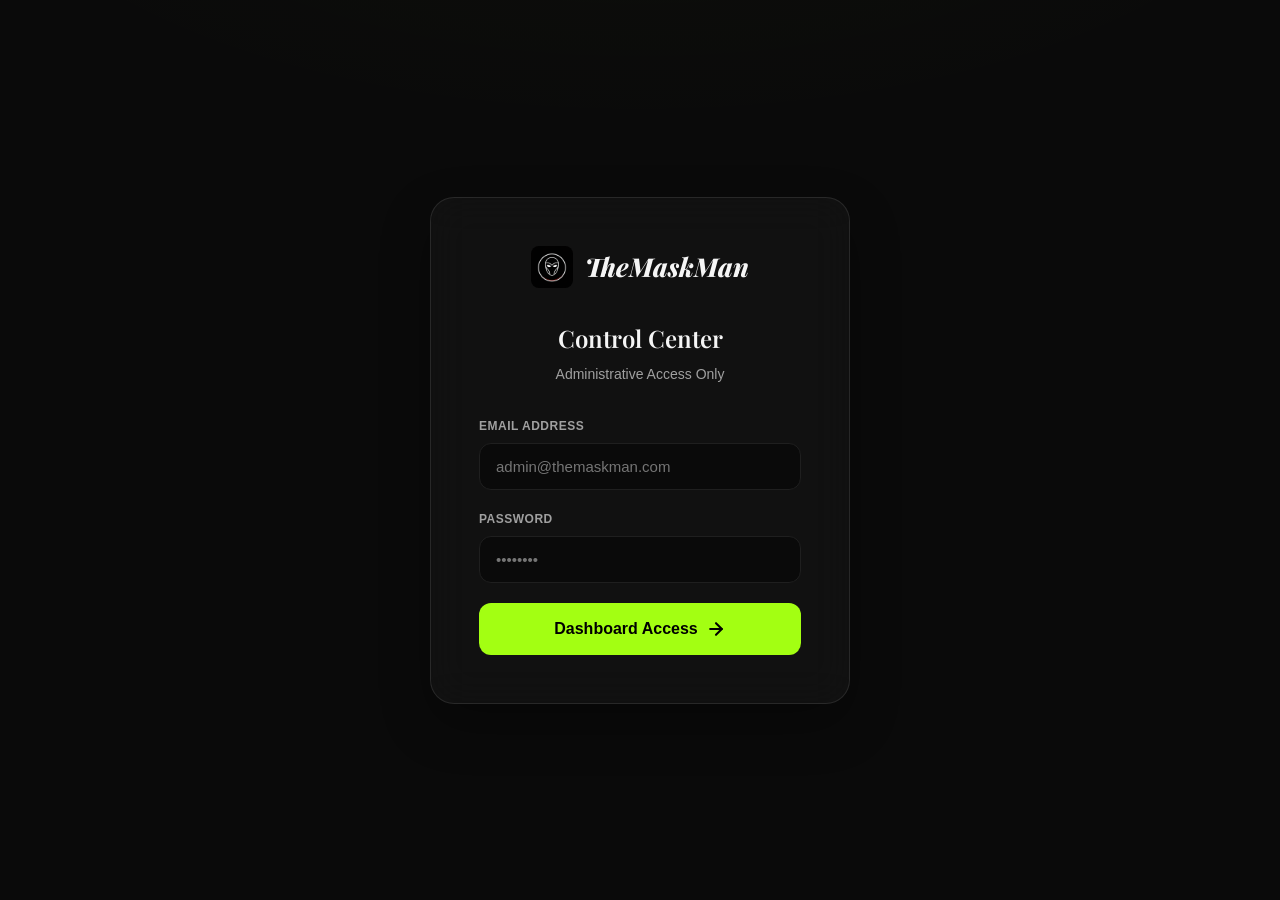
<file: admin.html>
<!DOCTYPE html>
<html lang="en">
<head>
<meta charset="UTF-8"/>
<meta name="viewport" content="width=device-width,initial-scale=1"/>
<meta name="referrer" content="no-referrer">
<script>
(function() {
  const token = localStorage.getItem('tmm_admin_token');
  if (!token && !window.location.pathname.includes('login.html')) {
    window.location.href = 'login.html';
  }
})();
</script>

<title>TheMaskMan — Admin Dashboard</title>
<link rel="preconnect" href="https://fonts.googleapis.com"/>
<link href="https://fonts.googleapis.com/css2?family=Inter:wght@300;400;500;600;700&family=Playfair+Display:ital,wght@0,400;0,600;0,700;1,400;1,600;1,700&family=JetBrains+Mono:wght@400;500&display=swap" rel="stylesheet"/>
<link rel="stylesheet" href="admin.css" />
<style>
  .comp-box { background: var(--bg2); border: 1px solid var(--border); border-radius: 12px; margin-top: 12px; padding: 16px; overflow: hidden; display: none; margin-bottom: 20px; }
  .comp-box.show { display: block; animation: slideDown 0.3s ease; }
  @keyframes slideDown { from { opacity: 0; transform: translateY(-10px); } to { opacity: 1; transform: translateY(0); } }
  .comp-grid { display: grid; grid-template-columns: repeat(auto-fill, minmax(200px, 1fr)); gap: 16px; margin-top: 12px; }
  .comp-card { background: var(--bg); border: 1px solid var(--border); border-radius: 10px; padding: 12px; display: flex; flex-direction: column; gap: 8px; position: relative; }
  .comp-card img { width: 100%; height: 120px; object-fit: cover; border-radius: 6px; }
  .comp-card .c-price { font-weight: 700; color: var(--accent); font-size: 16px; }
  .comp-card .c-site { font-size: 11px; font-weight: 600; text-transform: uppercase; color: var(--muted); }
  .comp-score { position: absolute; top: 8px; right: 8px; background: rgba(0,0,0,0.6); color: #fff; font-size: 10px; padding: 2px 6px; border-radius: 4px; backdrop-filter: blur(4px); }
  .spinning { animation: adminSpin 1s linear infinite; }
</style>



<script>
(function() {
  const isDark = localStorage.getItem('tmm_dark') !== 'false';
  document.documentElement.classList.toggle('dark', isDark);
  
  document.addEventListener('DOMContentLoaded', () => {
    const moon = document.querySelector('.toggle-icon-moon');
    const sun = document.querySelector('.toggle-icon-sun');
    if(moon) moon.style.display = isDark ? 'none' : 'block';
    if(sun) sun.style.display = isDark ? 'block' : 'none';
  });
})();

function toggleDark() {
  const d = document.documentElement.classList.toggle('dark');
  localStorage.setItem('tmm_dark', d);
  const moon = document.querySelector('.toggle-icon-moon');
  const sun = document.querySelector('.toggle-icon-sun');
  if(moon) moon.style.display = d ? 'none' : 'block';
  if(sun) sun.style.display = d ? 'block' : 'none';
}
</script>
</head>
<body class="">
<div class="shell">

  <!-- ── HEADER ── -->
  <header class="site-header scrolled" id="siteHeader">
    <div class="header-inner">
      <a href="index.html" class="logo">
        <span class="logo-icon">
          <img src="maskmannn.png" alt="TheMaskMan Logo" style="width: 30px; height: 30px; border-radius: 4px;">
        </span>
        <span class="logo-text">TheMaskMan</span>
        <span style="font-size:10px;color:var(--accent);font-weight:600;margin-left:8px;padding:2px 6px;border:1px solid var(--accent);border-radius:4px;vertical-align:middle;display:inline-block;">ADMIN</span>
      </a>
      
      <!-- Desktop Nav for Admin -->
      <nav class="desktop-nav">
        <a href="admin.html" class="nav-link active">Products Explorer</a>
        <a href="admin_pagecards.html" class="nav-link">Pages</a>
        <a href="admin_updates.html" class="nav-link">Updates</a>
        <a href="admin_employees.html" class="nav-link">Employees</a>
        <a href="admin_setup.html" class="nav-link">⚙️ Setup</a>
      </nav>

      <div class="header-actions">
        <div id="topSub" class="header-info">Loading…</div>
        <div class="conn-badge">
          <div class="conn-dot" id="connDot"></div>
          <span id="connText">Connecting…</span>
        </div>
        <button class="mode-toggle" id="modeToggle" onclick="toggleDark()" style="margin-right:12px;" aria-label="Toggle Theme">
          <svg class="toggle-icon-sun" style="display:none;" viewBox="0 0 24 24" fill="none" stroke="currentColor" stroke-width="2" stroke-linecap="round" stroke-linejoin="round"><circle cx="12" cy="12" r="5"></circle><line x1="12" y1="1" x2="12" y2="3"></line><line x1="12" y1="21" x2="12" y2="23"></line><line x1="4.22" y1="4.22" x2="5.64" y2="5.64"></line><line x1="18.36" y1="18.36" x2="19.78" y2="19.78"></line><line x1="1" y1="12" x2="3" y2="12"></line><line x1="21" y1="12" x2="23" y2="12"></line><line x1="4.22" y1="19.78" x2="5.64" y2="18.36"></line><line x1="18.36" y1="5.64" x2="19.78" y2="4.22"></line></svg>
          <svg class="toggle-icon-moon" viewBox="0 0 24 24" fill="none" stroke="currentColor" stroke-width="2" stroke-linecap="round" stroke-linejoin="round"><path d="M21 12.79A9 9 0 1 1 11.21 3 7 7 0 0 0 21 12.79z"></path></svg>
        </button>
        <button class="btn-ghost" onclick="retryFailed()">Retry Failed</button>
        <button class="btn-primary" onclick="refresh()">Refresh</button>
      
        <div id="userInfo" class="header-info" style="margin-left:8px; border-left: 1px solid var(--border); padding-left: 12px;">Admin</div>
        <button class="btn-ghost" onclick="logout()" title="Logout" style="width:38px;height:38px;padding:0;display:flex;align-items:center;justify-content:center;">
          <svg width="20" height="20" viewBox="0 0 24 24" fill="none" stroke="currentColor" stroke-width="2" stroke-linecap="round" stroke-linejoin="round"><path d="M9 21H5a2 2 0 01-2-2V5a2 2 0 012-2h4"></path><polyline points="16 17 21 12 16 7"></polyline><line x1="21" y1="12" x2="9" y2="12"></line></svg>
        </button>
      </div>
    </div>
  </header>

<!-- ── MAIN ── -->
<div class="main">

  <!-- Scrollable content -->
  <div class="content">

    <!-- Stats -->
    <div class="stats">
      <div class="stat s-blue"><div class="stat-label">Total</div><div class="stat-val c-blue" id="sTotal">—</div><div class="stat-sub">products in DB</div></div>
      <div class="stat s-green"><div class="stat-label">Scraped</div><div class="stat-val c-green" id="sSuccess">—</div><div class="stat-sub">with price data</div></div>
      <div class="stat s-yellow"><div class="stat-label">Pending</div><div class="stat-val c-yellow" id="sPending">—</div><div class="stat-sub">awaiting scrape</div></div>
      <div class="stat s-red"><div class="stat-label">Failed</div><div class="stat-val c-red" id="sFailed">—</div><div class="stat-sub">need retry</div></div>
    </div>

    <!-- Add panels -->
    <div class="panel-row" id="add-sec">

      <!-- Single -->
      <div class="panel">
        <div class="panel-head">
          <svg viewBox="0 0 24 24" fill="none"><path d="M12 5v14M5 12h14" stroke="currentColor" stroke-width="2" stroke-linecap="round"/></svg>
          Add Single Product
        </div>
        <div class="field">
          <label>Product URL</label>
          <input type="url" id="urlIn" placeholder="https://www.flipkart.com/…" oninput="detectSite(this.value)"/>
          <div class="site-tag" id="siteTag"></div>
        </div>
        <div class="field">
          <label>Page Slug</label>
          <input list="catList" type="text" id="catIn" placeholder="e.g. shoes_under_1000"/>
          <datalist id="catList"></datalist>
          <div class="field-hint">pages.slug — Select existing or type a new one</div>
        </div>
        <button class="btn-primary" id="addBtn" onclick="addProduct()" style="width:100%;justify-content:center;margin-top:4px">
          <svg viewBox="0 0 24 24" fill="none"><path d="M13 10V3L4 14h7v7l9-11h-7z" stroke="currentColor" stroke-width="2" stroke-linecap="round" stroke-linejoin="round"/></svg>
          Scrape & Add
        </button>
        <div class="msg" id="addMsg"></div>
      </div>

      <!-- Bulk CSV -->
      <div class="panel">
        <div class="panel-head">
          <svg viewBox="0 0 24 24" fill="none"><path d="M9 17v-2m3 2v-4m3 4v-6m2 10H7a2 2 0 01-2-2V5a2 2 0 012-2h5.586a1 1 0 01.707.293l5.414 5.414a1 1 0 01.293.707V19a2 2 0 01-2 2z" stroke="currentColor" stroke-width="1.8"/></svg>
          Bulk CSV Upload
        </div>
        <div style="background:var(--bg3);border-radius:8px;padding:10px 12px;font-family:var(--mono);font-size:10px;color:var(--muted);line-height:1.9;margin-bottom:12px;">
          <span style="color:var(--accent);font-weight:600">link,page_slug</span><br/>
          https://flipkart.com/…,shoes_under_1000<br/>
          https://amazon.in/…,gadgets_under_500
        </div>
        <div class="drop" id="dropZone">
          <input type="file" id="csvFile" accept=".csv,.txt" onchange="handleFile(event)"/>
          <div class="drop-ico">📂</div>
          <div class="drop-txt">Drop <strong>CSV file</strong> here or click to browse</div>
        </div>
        <div class="csv-pre" id="csvPre"></div>
        <div class="field">
          <label>Or paste CSV text</label>
          <textarea id="csvText" rows="3" placeholder="link,page_slug&#10;https://flipkart.com/product,shoes_under_1000"></textarea>
        </div>
        <button class="btn-primary" id="importBtn" onclick="importCSV()" style="width:100%;justify-content:center;margin-top:4px">
          <svg viewBox="0 0 24 24" fill="none"><path d="M4 16v1a3 3 0 003 3h10a3 3 0 003-3v-1m-4-8l-4-4m0 0L8 8m4-4v12" stroke="currentColor" stroke-width="2" stroke-linecap="round" stroke-linejoin="round"/></svg>
          Import CSV
        </button>
        <div class="msg" id="importMsg"></div>
      </div>

      <!-- Add Employee -->
      <div class="panel">
        <div class="panel-head">
          <svg viewBox="0 0 24 24" fill="none"><path d="M16 7a4 4 0 11-8 0 4 4 0 018 0zM12 14a7 7 0 00-7 7h14a7 7 0 00-7-7z" stroke="currentColor" stroke-width="2" stroke-linecap="round" stroke-linejoin="round"/></svg>
          Add New Employee
        </div>
        <div class="field">
          <label>Full Name</label>
          <input type="text" id="eName" placeholder="e.g. John Doe"/>
        </div>
        <div class="field">
          <label>User ID</label>
          <input type="text" id="eUser" placeholder="e.g. john123"/>
        </div>
        <div class="field" style="display:flex;gap:8px;">
          <div style="flex:1">
            <label>Designation</label>
            <input type="text" id="eDesig" placeholder="e.g. Manager"/>
          </div>
          <div style="flex:1">
            <label>Role</label>
            <select id="eRole" style="width:100%; padding:14px 16px; background:var(--bg); border:1px solid var(--border); color:var(--text); border-radius:12px; font-family:var(--font-main); font-size:14px;">
              <option value="editor">Editor</option>
              <option value="superadmin">Superadmin</option>
            </select>
          </div>
        </div>
        <div class="field">
          <label>Email Address</label>
          <input type="email" id="eEmail" placeholder="e.g. john@themaskman.com"/>
        </div>
        <div class="field">
          <label>Password</label>
          <input type="password" id="ePass" placeholder="••••••••"/>
        </div>
        <button class="btn-primary" id="empBtn" onclick="addEmployee()" style="width:100%; justify-content:center; margin-top:4px">
          Register Employee
        </button>
        <div class="msg" id="empMsg"></div>
      </div>

    </div>

    <!-- Table -->
    <div class="table-section" id="table-sec">
      <div class="table-bar">
        <div class="table-title">All Products</div>
        <div class="table-count" id="tCount">0 products</div>
        <div class="filter-tabs">
          <button class="ftab on" onclick="setFilter('')">All</button>
          <button class="ftab" onclick="setFilter('success')">✅ Scraped</button>
          <button class="ftab" onclick="setFilter('pending')">⏳ Pending</button>
          <button class="ftab" onclick="setFilter('failed')">❌ Failed</button>
        </div>
      </div>
      <div class="table-wrap">
        <table>
          <thead>
            <tr>
              <th>Product</th>
              <th>Price</th>
              <th>Page</th>
              <th>Status</th>
              <th>Checked</th>
              <th>Actions</th>
            </tr>
          </thead>
          <tbody id="tbody">
            <tr class="loader-row"><td colspan="6"><div class="spin-ring"></div><div style="font-size:11px;color:var(--faint)">Loading products…</div></td></tr>
          </tbody>
        </table>
      </div>
      <div class="pag" id="pag"></div>
    </div>

  </div><!-- /content -->
</div><!-- /main -->
</div><!-- /shell -->

  <!-- ── FOOTER ────────────────────────────────────────────── -->
  <footer class="site-footer" role="contentinfo">
    <div class="footer-inner">
      <div class="footer-brand">
        <span class="logo-text">TheMaskMan</span>
        <p class="footer-tagline">The internet's best deal discovery platform. Curated. Verified. Free.</p>
        <div class="footer-socials" aria-label="Social media links">
          <a href="javascript:void(0)" class="social-link" aria-label="Twitter">
            <svg viewBox="0 0 20 20" fill="currentColor"><path d="M17.316 6.246c.008.14.008.28.008.42 0 4.296-3.27 9.25-9.25 9.25-1.84 0-3.55-.532-4.99-1.456.254.028.5.036.762.036 1.525 0 2.93-.516 4.047-1.386-1.426-.028-2.625-.966-3.04-2.255.2.028.4.046.607.046.292 0 .583-.038.854-.11C4.736 10.47 3.6 9.19 3.6 7.636v-.04c.44.244.95.392 1.487.412a3.682 3.682 0 01-1.487-3.066c0-.678.183-1.31.5-1.856a10.455 10.455 0 007.578 3.848 4.145 4.145 0 01-.095-.844 3.677 3.677 0 013.678-3.678c1.057 0 2.012.444 2.684 1.16a7.24 7.24 0 002.33-.888 3.67 3.67 0 01-1.614 2.028 7.35 7.35 0 002.115-.572 7.9 7.9 0 01-1.84 1.906z"/></svg>
          </a>
          <a href="javascript:void(0)" class="social-link" aria-label="Instagram">
            <svg viewBox="0 0 20 20" fill="none" stroke="currentColor" stroke-width="1.4"><rect x="3" y="3" width="14" height="14" rx="4"/><circle cx="10" cy="10" r="3"/><circle cx="14.5" cy="5.5" r=".75" fill="currentColor" stroke="none"/></svg>
          </a>
          <a href="javascript:void(0)" class="social-link" aria-label="Telegram">
            <svg viewBox="0 0 20 20" fill="none"><path d="M3 10l13-6-4 14-3-4-2 1.5L3 10z" stroke="currentColor" stroke-width="1.4" stroke-linejoin="round"/><path d="M7 11.5l7-7" stroke="currentColor" stroke-width="1.4"/></svg>
          </a>
        </div>
      </div>
      <div class="footer-links">
        <div class="footer-col">
          <h3 class="footer-col-title">Explore</h3>
          <a href="index.html#deals-section">Top Deals</a>
          <a href="index.html?cat=fashion">Fashion Deals</a>
          <a href="index.html?cat=gadgets">Gadget Deals</a>
          <a href="index.html#deals-section">Today's Picks</a>
        </div>
        <div class="footer-col">
          <h3 class="footer-col-title">Company</h3>
          <a href="about.html">About</a>
          <a href="javascript:void(0)">Blog</a>
          <a href="careers.html">Careers</a>
          <a href="javascript:void(0)">Press</a>
        </div>
        <div class="footer-col">
          <h3 class="footer-col-title">Legal</h3>
          <a href="privacy.html">Privacy Policy</a>
          <a href="terms.html">Terms of Use</a>
          <a href="cookie.html">Cookie Policy</a>
          <a href="contact.html">Contact</a>
        </div>
      </div>
    </div>
    <div class="footer-bottom">
      <p>&copy; 2026 TheMaskMan. All rights reserved. Deals may be affiliate links.</p>
    </div>
  </footer>

  <!-- ── MOBILE BOTTOM NAV ─────────────────────────────────── -->
  <nav class="mobile-bottom-nav" aria-label="Mobile bottom navigation">
    <a href="index.html" class="bottom-nav-item" aria-label="Home">
      <svg viewBox="0 0 24 24" fill="none" aria-hidden="true"><path d="M3 9.5L12 3l9 6.5V20a1 1 0 01-1 1H4a1 1 0 01-1-1V9.5z" stroke="currentColor" stroke-width="2.2" stroke-linecap="round" stroke-linejoin="round"/></svg>
      <span>Home</span>
    </a>
    <a href="admin.html" class="bottom-nav-item active" aria-label="Dashboard">
      <svg viewBox="0 0 24 24" fill="none" aria-hidden="true"><rect x="3" y="3" width="7" height="7" rx="1.5" stroke="currentColor" stroke-width="2"/><rect x="14" y="3" width="7" height="7" rx="1.5" stroke="currentColor" stroke-width="2"/><rect x="3" y="14" width="7" height="7" rx="1.5" stroke="currentColor" stroke-width="2"/><rect x="14" y="14" width="7" height="7" rx="1.5" stroke="currentColor" stroke-width="2"/></svg>
      <span>Dashboard</span>
    </a>
    <button class="bottom-nav-item" id="mobileMenuBtn" aria-label="Open menu">
      <svg viewBox="0 0 24 24" fill="none" aria-hidden="true"><path d="M4 7h16M4 12h16M4 17h8" stroke="currentColor" stroke-width="2.2" stroke-linecap="round"/></svg>
      <span>Menu</span>
    </button>
  </nav>

  <!-- ── MOBILE SIDEBAR (Admin) ──────────────────────────────── -->
  <div class="sidebar-overlay" id="sidebarOverlay"></div>
  <aside class="mobile-sidebar" id="mobileSidebar" aria-label="Mobile menu" aria-hidden="true">
    <div class="sidebar-header">
      <span class="logo-text">TheMaskMan</span>
      <button class="sidebar-close" id="sidebarClose" aria-label="Close menu">
        <svg viewBox="0 0 24 24" fill="none"><path d="M6 6l12 12M18 6L6 18" stroke="currentColor" stroke-width="2" stroke-linecap="round"/></svg>
      </button>
    </div>
    <nav class="sidebar-nav" aria-label="Mobile admin navigation">
      <a href="admin.html" class="sidebar-link active">
        <svg viewBox="0 0 24 24" fill="none"><rect x="3" y="3" width="7" height="7" rx="1.5" stroke="currentColor" stroke-width="1.8"/><rect x="14" y="3" width="7" height="7" rx="1.5" stroke="currentColor" stroke-width="1.8"/><rect x="3" y="14" width="7" height="7" rx="1.5" stroke="currentColor" stroke-width="1.8"/><rect x="14" y="14" width="7" height="7" rx="1.5" stroke="currentColor" stroke-width="1.8"/></svg>
        Products Explorer
      </a>
      <a href="admin_pagecards.html" class="sidebar-link">
        <svg viewBox="0 0 24 24" fill="none"><path d="M14 2H6a2 2 0 00-2 2v16a2 2 0 002 2h12a2 2 0 002-2V8z" stroke="currentColor" stroke-width="1.8"/><path d="M14 2v6h6" stroke="currentColor" stroke-width="1.8"/></svg>
        Pages
      </a>
      <a href="admin_updates.html" class="sidebar-link">
        <svg viewBox="0 0 24 24" fill="none"><path d="M12 2v4m0 12v4M4.93 4.93l2.83 2.83m8.48 8.48l2.83 2.83M2 12h4m12 0h4M4.93 19.07l2.83-2.83m8.48-8.48l2.83-2.83" stroke="currentColor" stroke-width="1.8" stroke-linecap="round"/></svg>
        Updates
      </a>
      <a href="admin_employees.html" class="sidebar-link">
        <svg viewBox="0 0 24 24" fill="none"><path d="M16 7a4 4 0 11-8 0 4 4 0 018 0zM12 14a7 7 0 00-7 7h14a7 7 0 00-7-7z" stroke="currentColor" stroke-width="1.8" stroke-linecap="round" stroke-linejoin="round"/></svg>
        Employees
      </a>
      <a href="admin_setup.html" class="sidebar-link">
        <svg viewBox="0 0 24 24" fill="none"><path d="M12 15a3 3 0 100-6 3 3 0 000 6z" stroke="currentColor" stroke-width="1.8"/><path d="M19.4 15a1.65 1.65 0 00.33 1.82l.06.06a2 2 0 01-2.83 2.83l-.06-.06a1.65 1.65 0 00-1.82-.33 1.65 1.65 0 00-1 1.51V21a2 2 0 01-4 0v-.09A1.65 1.65 0 009 19.4a1.65 1.65 0 00-1.82.33l-.06.06a2 2 0 01-2.83-2.83l.06-.06A1.65 1.65 0 004.68 15a1.65 1.65 0 00-1.51-1H3a2 2 0 010-4h.09A1.65 1.65 0 004.6 9a1.65 1.65 0 00-.33-1.82l-.06-.06a2 2 0 012.83-2.83l.06.06A1.65 1.65 0 009 4.68a1.65 1.65 0 001-1.51V3a2 2 0 014 0v.09a1.65 1.65 0 001 1.51 1.65 1.65 0 001.82-.33l.06-.06a2 2 0 012.83 2.83l-.06.06A1.65 1.65 0 0019.4 9a1.65 1.65 0 001.51 1H21a2 2 0 010 4h-.09a1.65 1.65 0 00-1.51 1z" stroke="currentColor" stroke-width="1.8"/></svg>
        Setup
      </a>
      <div style="border-top:1px solid var(--border);margin:16px 0;"></div>
      <a href="index.html" class="sidebar-link">
        <svg viewBox="0 0 24 24" fill="none"><path d="M3 9.5L12 3l9 6.5V20a1 1 0 01-1 1H4a1 1 0 01-1-1V9.5z" stroke="currentColor" stroke-width="1.8"/></svg>
        Back to Storefront
      </a>
    </nav>
    <div class="sidebar-footer">
      <button class="btn-primary sidebar-cta" onclick="logout()" style="width:100%;justify-content:center;">Sign Out</button>
    </div>
  </aside>

  <script>
  // Mobile sidebar toggle
  (function() {
    const btn = document.getElementById('mobileMenuBtn');
    const sidebar = document.getElementById('mobileSidebar');
    const overlay = document.getElementById('sidebarOverlay');
    const close = document.getElementById('sidebarClose');
    function openMenu() { sidebar?.classList.add('open'); overlay?.classList.add('active'); sidebar?.setAttribute('aria-hidden','false'); }
    function closeMenu() { sidebar?.classList.remove('open'); overlay?.classList.remove('active'); sidebar?.setAttribute('aria-hidden','true'); }
    btn?.addEventListener('click', openMenu);
    close?.addEventListener('click', closeMenu);
    overlay?.addEventListener('click', closeMenu);
  })();
  </script>

<div id="toast"></div>


<script>


function logout() {
  localStorage.removeItem('tmm_admin_token');
  localStorage.removeItem('tmm_admin_user');
  window.location.href = 'login.html';
}

// Update User Name in Header
document.addEventListener('DOMContentLoaded', () => {
  const user = JSON.parse(localStorage.getItem('tmm_admin_user') || '{}');
  const info = document.getElementById('userInfo');
  if(info && user.full_name) info.textContent = user.full_name;
});
const API = window.location.hostname === 'localhost' || window.location.hostname === '127.0.0.1'
  ? `http://${window.location.hostname}:8000/api`
  : `${window.location.origin}/api`;

let page = 1, filter = '', csvData = null;
const PER = 30;

// ── INIT ──────────────────────────────────────────────────────
(async()=>{
  await Promise.all([checkConn(), loadStats(), loadProducts(), loadCategories()]);
  setInterval(loadStats, 12000);
  setInterval(async()=>{
    const d = await fetch(`${API}/stats`, { headers: { "Authorization": `Bearer ${localStorage.getItem("tmm_admin_token")}` } }).then(r=>r.json()).catch(()=>null);
    if(d && d.pending>0){ loadProducts(page); loadStats(); }
  }, 8000);
})();

// ── HEALTH ────────────────────────────────────────────────────
async function checkConn(){
  try{
    const d = await fetch(`${API}/health`, { headers: { "Authorization": `Bearer ${localStorage.getItem("tmm_admin_token")}` } }).then(r=>r.json());
    if(d.status==='ok'){
      document.getElementById('connDot').className='conn-dot ok';
      document.getElementById('connText').textContent='Supabase connected';
    } else throw 0;
  } catch{
    document.getElementById('connDot').className='conn-dot err';
    document.getElementById('connText').textContent='Disconnected';
  }
}

// ── CATEGORIES ────────────────────────────────────────────────
async function loadCategories() {
  try {
    const rs = await fetch(`${API}/pages`, { headers: { "Authorization": `Bearer ${localStorage.getItem("tmm_admin_token")}` } });
    const ds = await rs.json();
    // Using slug as value for add_product RPC, and name as label
    document.getElementById('catList').innerHTML = ds.map(c => `<option value="${c.slug}">${c.name}</option>`).join('');
  } catch(e) {}
}

// ── STATS ─────────────────────────────────────────────────────
async function loadStats(){
  try{
    const d = await fetch(`${API}/stats`, { headers: { "Authorization": `Bearer ${localStorage.getItem("tmm_admin_token")}` } }).then(r=>r.json());
    document.getElementById('sTotal').textContent   = d.total   ?? 0;
    document.getElementById('sSuccess').textContent = d.success ?? 0;
    document.getElementById('sPending').textContent = d.pending ?? 0;
    document.getElementById('sFailed').textContent  = d.failed  ?? 0;
    document.getElementById('topSub').textContent =
      `${d.total??0} total · ${d.success??0} scraped · ${d.pending??0} pending`;
  } catch{}
}

// ── SITE DETECTION ────────────────────────────────────────────
function detectSite(url){
  const t = document.getElementById('siteTag');
  t.className = 'site-tag';
  const u = url.toLowerCase();
  if(!u) return;
  if(u.includes('flipkart.com')){ t.className='site-tag show fk'; t.innerHTML='🏷 Flipkart detected'; }
  else if(u.includes('amazon.in')){ t.className='site-tag show az'; t.innerHTML='🛒 Amazon India detected'; }
  else if(u.includes('myntra.com')){ t.className='site-tag show mn'; t.innerHTML='👗 Myntra detected'; }
  else if(u.includes('nykaa.com')){ t.className='site-tag show nk'; t.innerHTML='💄 Nykaa detected'; }
}

// ── ADD SINGLE ────────────────────────────────────────────────
async function addProduct(){
  const link = document.getElementById('urlIn').value.trim();
  const page_slug = document.getElementById('catIn').value.trim();
  if(!link || !page_slug) return showMsg('addMsg', 'err', '❌ Missing fields (Link and Page Slug required)');

  const btn=document.getElementById('addBtn');
  btn.classList.add('spin'); btn.disabled=true;
  try{
    const r=await fetch(`${API}/products/add`, {
      method:'POST',
      headers:{
        'Content-Type':'application/json',
        'Authorization': `Bearer ${localStorage.getItem('tmm_admin_token')}`
      },
      body:JSON.stringify({ link, page_slug })
    });
    const d = await r.json();
    if(r.ok&&d.success){
      showMsg('addMsg','ok','✅ Added! Scraping in background — table updates in ~15s');
      document.getElementById('urlIn').value='';
      document.getElementById('catIn').value='';
      document.getElementById('siteTag').className='site-tag';
      setTimeout(()=>{loadStats();loadProducts();},6000);
    } else showMsg('addMsg','err',`❌ ${d.error||'Failed to add'}`);
  } catch(e){ showMsg('addMsg','err',`❌ ${e.message}`); }
  finally{ btn.classList.remove('spin'); btn.disabled=false; }
}

// ── CSV ───────────────────────────────────────────────────────
const dz = document.getElementById('dropZone');
dz.addEventListener('dragover',e=>{e.preventDefault();dz.classList.add('on');});
dz.addEventListener('dragleave',()=>dz.classList.remove('on'));
dz.addEventListener('drop',e=>{e.preventDefault();dz.classList.remove('on');if(e.dataTransfer.files[0])readFile(e.dataTransfer.files[0]);});
function handleFile(e){if(e.target.files[0])readFile(e.target.files[0]);}
function readFile(file){
  const r=new FileReader();
  r.onload=ev=>{
    csvData=ev.target.result;
    const pre=document.getElementById('csvPre');
    pre.textContent=csvData.trim().split('\n').slice(0,5).join('\n')+(csvData.split('\n').length>5?'\n…':'');
    pre.style.display='block';
    document.querySelector('.drop-txt').innerHTML=`<strong style="color:var(--accent)">${file.name}</strong> ready`;
    toast(`📂 ${file.name} loaded`);
  };
  r.readAsText(file);
}

async function importCSV(){
  const text = csvData || document.getElementById('csvText').value.trim();
  if(!text) return showMsg('importMsg','err','❌ No CSV data provided');
  const btn = document.getElementById('importBtn');
  btn.classList.add('spin'); btn.disabled=true;
  try{
    const blob=new Blob([text],{type:'text/csv'});
    const form=new FormData();
    form.append('file',blob,'upload.csv');
    const r=await fetch(`${API}/products/bulk`,{
      method:'POST',
      headers: {"Authorization": `Bearer ${localStorage.getItem("tmm_admin_token")}`},
      body:form
    });
    const d=await r.json();
    if(r.ok&&d.success){
      showMsg('importMsg','ok',`✅ Added ${d.added} · Skipped ${d.skipped} duplicates · Scraping in background…`);
      csvData=null;
      document.getElementById('csvText').value='';
      document.getElementById('csvPre').style.display='none';
      document.getElementById('csvFile').value='';
      document.querySelector('.drop-txt').innerHTML='Drop <strong>CSV file</strong> here or click to browse';
      setTimeout(()=>{loadStats();loadProducts();},5000);
    } else showMsg('importMsg','err',`❌ ${d.error||'Import failed'}`);
  } catch(e){ showMsg('importMsg','err',`❌ ${e.message}`); }
  finally{ btn.classList.remove('spin'); btn.disabled=false; }
}

// ── ADD EMPLOYEE ──────────────────────────────────────────────
async function addEmployee() {
  const full_name = document.getElementById('eName').value.trim();
  const username = document.getElementById('eUser').value.trim();
  const designation = document.getElementById('eDesig').value.trim();
  const email = document.getElementById('eEmail').value.trim();
  const password = document.getElementById('ePass').value;
  const role = document.getElementById('eRole').value;

  if(!email || !password || !full_name) return showMsg('empMsg', 'err', '❌ Missing required fields');

  const btn = document.getElementById('empBtn');
  btn.classList.add('spin'); btn.disabled = true;

  try {
    const r = await fetch(`${API}/admins/`, {
      method: 'POST',
      headers: { 
        'Content-Type': 'application/json',
        'Authorization': `Bearer ${localStorage.getItem('tmm_admin_token')}`
      },
      body: JSON.stringify({ email, password, full_name, username, designation, role })
    });
    if(r.ok) {
      showMsg('empMsg', 'ok', '✅ Employee registered successfully');
      document.getElementById('eName').value = '';
      document.getElementById('eUser').value = '';
      document.getElementById('eDesig').value = '';
      document.getElementById('eEmail').value = '';
      document.getElementById('ePass').value = '';
    } else {
      const d = await r.json();
      showMsg('empMsg', 'err', `❌ ${d.detail || 'Failed to add employee'}`);
    }
  } catch(e) { 
    showMsg('empMsg', 'err', '❌ Error connecting to server'); 
  } finally {
    btn.classList.remove('spin'); btn.disabled = false;
  }
}

// ── TABLE ─────────────────────────────────────────────────────
async function loadProducts(p=page){
  page=p;
  const tbody=document.getElementById('tbody');
  tbody.innerHTML=`<tr class="loader-row"><td colspan="6"><div class="spin-ring"></div><div style="font-size:11px;color:var(--faint)">Loading…</div></td></tr>`;
  try{
    let url=`${API}/products?limit=${PER}&page=${p}`;
    if(filter) url+=`&status=${filter}`;
    const r=await fetch(url, {
      headers: {"Authorization": `Bearer ${localStorage.getItem("tmm_admin_token")}`}
    });
    const d=await r.json();
    const products=Array.isArray(d)?d:(d.products||d.items||[]);
    const total=Array.isArray(d)?d.length:(d.total||d.items?.length||0);
    document.getElementById('tCount').textContent=`${total} product${total!==1?'s':''}`;
    renderTable(products);
    renderPag(total,p);
  } catch(e){
    tbody.innerHTML=`<tr><td colspan="6" style="text-align:center;padding:24px;color:var(--red);font-size:12px">❌ ${e.message}</td></tr>`;
  }
}

function renderTable(products){
  const tbody=document.getElementById('tbody');
  if(!products.length){
    tbody.innerHTML=`<tr class="empty-row"><td colspan="6"><div class="empty-ico">📦</div><div style="font-size:12px;color:var(--muted)">No products found</div></td></tr>`;
    return;
  }
  tbody.innerHTML=products.map(p=>{
    const status=p.scrape_status||'pending';
    const domain=(()=>{try{return new URL(p.link||p.deal_url||'').hostname.replace('www.','');}catch{return p.source_site||'—';}})();
    const chk=p.last_checked?timeAgo(new Date(p.last_checked)):'never';
    return `<tr>
      <td>
        <div class="p-info">
          ${p.image_src&&p.image_src.startsWith('http')
            ?`<img class="p-thumb" src="${p.image_src}" onerror="this.style.display='none';this.nextSibling.style.display='flex'"/><div class="p-ph" style="display:none">⏳</div>`
            :`<div class="p-ph">⏳</div>`}
          <div style="min-width:0">
            <div class="p-name">${p.title||'Fetching…'}</div>
            <a class="p-domain" href="${p.deal_url||p.link||'#'}" target="_blank">${domain}</a>
          </div>
        </div>
      </td>
      <td>
        <div class="price-main">${p.price_new||'—'}</div>
        ${p.price_old?`<div class="price-old">${p.price_old}</div>`:''}
      </td>
      <td><a href="index.html?page=${p.page_slug||''}" target="_blank" class="cat-pill" style="text-decoration:none;cursor:pointer;" title="View page">${p.page_name||p.page_slug||'—'}</a></td>
      <td><span class="status-pill ${status}">${status}</span></td>
      <td><span class="chk-time">${chk}</span></td>
      <td>
        <div class="act-row">
          <button class="act r" title="Re-scrape" onclick="rescrape('${p.id}',this)">
            <svg viewBox="0 0 24 24" fill="none"><path d="M4 4v5h.582m15.356 2A8 8 0 004.582 9m0 0H9m11 11v-5h-.581m0 0a8 8 0 01-15.357-2m15.357 2H15" stroke="currentColor" stroke-width="2" stroke-linecap="round"/></svg>
          </button>
          <a class="act v" href="${p.deal_url||p.link||'#'}" target="_blank" title="View product">
            <svg viewBox="0 0 24 24" fill="none"><path d="M10 6H6a2 2 0 00-2 2v10a2 2 0 002 2h10a2 2 0 002-2v-4M14 4h6m0 0v6m0-6L10 14" stroke="currentColor" stroke-width="2" stroke-linecap="round"/></svg>
          </a>
          <button class="act d" title="Delete" onclick="del('${p.id}',this)">
            <svg viewBox="0 0 24 24" fill="none"><path d="M19 7l-.867 12.142A2 2 0 0116.138 21H7.862a2 2 0 01-1.995-1.858L5 7m5 4v6m4-6v6m1-10V4a1 1 0 00-1-1h-4a1 1 0 00-1 1v3M4 7h16" stroke="currentColor" stroke-width="2" stroke-linecap="round"/></svg>
          </button>
        </div>
        <button class="btn-ai" style="margin-top:8px;" onclick="toggleCompare('${p.id}', this, '${p.title?.replace(/'/g, "\\'")}')">
          <svg width="14" height="14" viewBox="0 0 24 24" fill="none" stroke="currentColor" stroke-width="2.5"><path d="M12 2v4M12 18v4M4.93 4.93l2.83 2.83m8.48 8.48l2.83 2.83M2 12h4m12 0h4M4.93 19.07l2.83-2.83m8.48-8.48l2.83-2.83" stroke-linecap="round"/></svg>
          AI Compare
        </button>
      </td>
    </tr>
    <tr id="comp-row-${p.id}" style="display:none">
       <td colspan="6">
          <div class="comp-box" id="comp-box-${p.id}">
             <div style="display:flex; justify-content:space-between; align-items:center;">
                <div style="font-weight:700; font-size:14px;">External Price Comparison</div>
                <button class="btn-ghost" style="padding:4px 8px; font-size:11px;" onclick="startComparison('${p.id}', this)">↻ Re-Discovery</button>
             </div>
             <div class="comp-grid" id="comp-grid-${p.id}">
                <div style="color:var(--muted); font-size:12px; padding:20px;">Discovery in progress...</div>
             </div>
          </div>
       </td>
    </tr>`;
  }).join('');
}

function renderPag(total,p){
  const pages=Math.ceil(total/PER);
  const el=document.getElementById('pag');
  if(pages<=1){el.innerHTML='';return;}
  let h=`<button class="pag-btn" onclick="loadProducts(${p-1})" ${p<=1?'disabled':''}>‹</button>`;
  for(let i=1;i<=pages;i++){
    if(i===1||i===pages||(i>=p-2&&i<=p+2))
      h+=`<button class="pag-btn ${i===p?'on':''}" onclick="loadProducts(${i})">${i}</button>`;
    else if(i===p-3||i===p+3) h+=`<span style="color:var(--faint);padding:0 3px">…</span>`;
  }
  h+=`<button class="pag-btn" onclick="loadProducts(${p+1})" ${p>=pages?'disabled':''}>›</button>`;
  el.innerHTML=h;
}

// ── ACTIONS ───────────────────────────────────────────────────
async function rescrape(id,btn){
  btn.classList.add('spinning'); btn.disabled=true;
  try{
    await fetch(`${API}/products/rescrape/${id}`,{
      method:'POST',
      headers: {"Authorization": `Bearer ${localStorage.getItem("tmm_admin_token")}`}
    });
    toast('⏳ Re-scraping…');
    setTimeout(()=>{btn.classList.remove('spinning');btn.disabled=false;loadProducts();},6000);
  } catch{ btn.classList.remove('spinning');btn.disabled=false;toast('❌ Failed'); }
}

async function del(id,btn){
  if(!confirm('Delete this product?')) return;
  btn.disabled=true;
  try{
    await fetch(`${API}/products/${id}`,{
      method:'DELETE',
      headers: {"Authorization": `Bearer ${localStorage.getItem("tmm_admin_token")}`}
    });
    toast('🗑 Deleted'); loadStats(); loadProducts();
  } catch{ btn.disabled=false; toast('❌ Failed'); }
}

async function retryFailed(){
  try{
    const d=await fetch(`${API}/products?status=failed&limit=50`, {
      headers: { "Authorization": `Bearer ${localStorage.getItem("tmm_admin_token")}` }
    }).then(r=>r.json());
    const failed=Array.isArray(d)?d:(d.products||[]);
    if(!failed.length) return toast('No failed products');
    failed.forEach((p,i)=>setTimeout(()=>fetch(`${API}/products/rescrape/${p.id}`,{
      method:'POST',
      headers: {"Authorization": `Bearer ${localStorage.getItem("tmm_admin_token")}`}
    }),i*3000));
    toast(`⏳ Retrying ${failed.length} products…`);
    setTimeout(()=>{loadStats();loadProducts();},failed.length*3000+2000);
  } catch{ toast('❌ Failed'); }
}

function setFilter(s){
  filter=s; page=1;
  document.querySelectorAll('.ftab').forEach(t=>{
    const txt=t.textContent.toLowerCase();
    t.classList.toggle('on', s===''?txt.includes('all'):txt.includes(s));
  });
  loadProducts(1);
}

function refresh(){ loadStats(); loadProducts(page); toast('↻ Refreshed'); }

// ── AI COMPARISON ─────────────────────────────────────────────
async function toggleCompare(id, btn, name) {
  const row = document.getElementById(`comp-row-${id}`);
  const box = document.getElementById(`comp-box-${id}`);
  const isOpening = row.style.display === 'none';
  
  if (isOpening) {
    row.style.display = 'table-row';
    setTimeout(() => box.classList.add('show'), 10);
    fetchComparisons(id);
  } else {
    box.classList.remove('show');
    setTimeout(() => row.style.display = 'none', 300);
  }
}

async function startComparison(id, btn) {
  btn.disabled = true;
  btn.innerHTML = `<span class="spinning" style="display:inline-block">↻</span> Discovering...`;
  try {
    const r = await fetch(`${API}/products/${id}/compare`, {
      method: 'POST',
      headers: { "Authorization": `Bearer ${localStorage.getItem("tmm_admin_token")}` }
    });
    const d = await r.json();
    toast(`🔍 AI found ${d.matches_found} matching products`);
    fetchComparisons(id);
  } catch (e) {
    toast('❌ Discovery failed');
  } finally {
    btn.disabled = false;
    btn.innerHTML = '↻ Re-Discovery';
  }
}

async function fetchComparisons(id) {
  const grid = document.getElementById(`comp-grid-${id}`);
  try {
    const r = await fetch(`${API}/products/${id}/comparisons`, {
      headers: { "Authorization": `Bearer ${localStorage.getItem("tmm_admin_token")}` }
    });
    const comps = await r.json();
    
    if (!comps || !comps.length) {
      grid.innerHTML = `<div style="grid-column: 1/-1; padding: 30px; text-align: center;">
        <div style="font-size: 24px; margin-bottom: 10px;">🤖</div>
        <div style="font-size: 13px; color: var(--muted);">No comparisons yet. Click <strong>Re-Discovery</strong> to find similar products.</div>
      </div>`;
      return;
    }
    
    grid.innerHTML = comps.map(c => `
      <div class="comp-card">
        <div class="comp-score">${Math.round(c.similarity_score * 100)}% match</div>
        <img src="${c.competitor_image_url || 'https://via.placeholder.com/150?text=No+Image'}" onerror="this.src='https://via.placeholder.com/150?text=No+Image'">
        <div class="c-site">${c.competitor_name}</div>
        <div class="c-price">₹${parseFloat(c.competitor_price).toLocaleString()}</div>
        <a href="${c.competitor_url}" target="_blank" class="nav-link" style="font-size:11px; padding: 2px 0; border-bottom: 1px solid var(--accent); align-self: flex-start;">View on ${c.competitor_name}</a>
      </div>
    `).join('');
    
  } catch (e) {
    grid.innerHTML = `<div style="color:var(--red); padding:20px;">Error loading comparisons</div>`;
  }
}

// ── HELPERS ───────────────────────────────────────────────────
function showMsg(id,type,msg){
  const el=document.getElementById(id);
  el.className=`msg ${type}`; el.textContent=msg;
  setTimeout(()=>el.className='msg',7000);
}
function toast(msg){
  const t=document.getElementById('toast');
  t.textContent=msg; t.classList.add('show');
  setTimeout(()=>t.classList.remove('show'),2800);
}
function timeAgo(d){
  const s=Math.round((Date.now()-d)/1000);
  if(s<60) return `${s}s ago`;
  if(s<3600) return `${Math.round(s/60)}m ago`;
  if(s<86400) return `${Math.round(s/3600)}h ago`;
  return `${Math.round(s/86400)}d ago`;
}
</script>
</body>
</html>
</file>
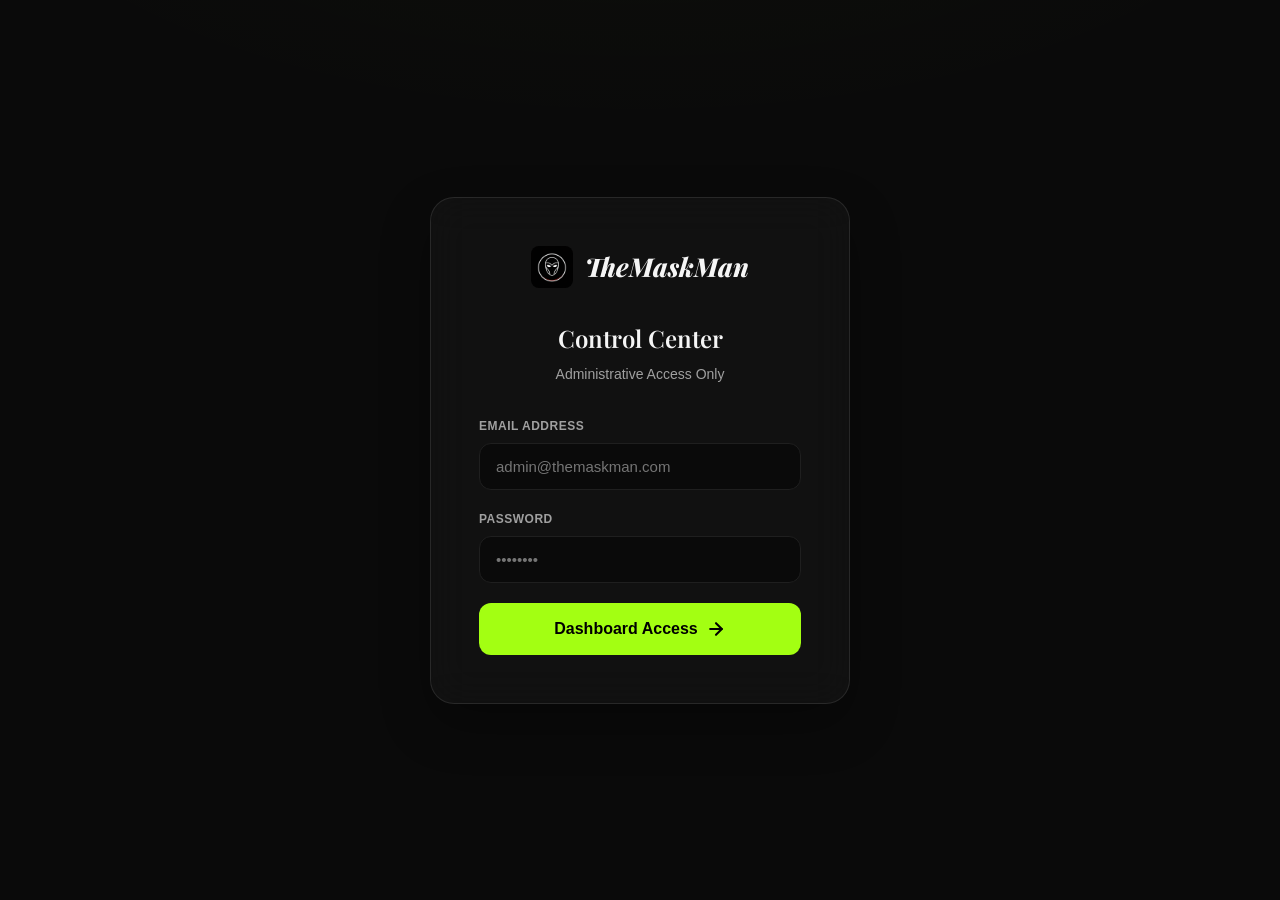
<file: admin_employees.html>
<!DOCTYPE html>
<html lang="en">
<head>
<meta charset="UTF-8"/>
<meta name="viewport" content="width=device-width,initial-scale=1"/>
<meta name="referrer" content="no-referrer">
<title>TheMaskMan — Admin Employees</title>
<link rel="preconnect" href="https://fonts.googleapis.com"/>
<link href="https://fonts.googleapis.com/css2?family=Inter:wght@300;400;500;600;700&family=Playfair+Display:ital,wght@0,600;1,600&display=swap" rel="stylesheet"/>
<link rel="stylesheet" href="admin.css" />
<script>
(function() {
  const isDark = localStorage.getItem('tmm_dark') !== 'false';
  document.documentElement.classList.toggle('dark', isDark);
  
  const token = localStorage.getItem('tmm_admin_token');
  if (!token) window.location.href = 'login.html';

  document.addEventListener('DOMContentLoaded', () => {
    const moon = document.querySelector('.toggle-icon-moon');
    const sun = document.querySelector('.toggle-icon-sun');
    if(moon) moon.style.display = isDark ? 'none' : 'block';
    if(sun) sun.style.display = isDark ? 'block' : 'none';
    
    // Auth display
    const user = JSON.parse(localStorage.getItem('tmm_admin_user') || '{}');
    const info = document.getElementById('userInfo');
    if(info && user.full_name) info.textContent = user.full_name;
  });
})();

function toggleDark() {
  const d = document.documentElement.classList.toggle('dark');
  localStorage.setItem('tmm_dark', d);
  const moon = document.querySelector('.toggle-icon-moon');
  const sun = document.querySelector('.toggle-icon-sun');
  if(moon) moon.style.display = d ? 'none' : 'block';
  if(sun) sun.style.display = d ? 'block' : 'none';
}

function logout() {
  localStorage.removeItem('tmm_admin_token');
  localStorage.removeItem('tmm_admin_user');
  window.location.href = 'login.html';
}
</script>
</head>
<body>
<div class="shell">

  <!-- ── HEADER ── -->
  <header class="site-header scrolled">
    <div class="header-inner">
      <a href="index.html" class="logo">
        <span class="logo-icon">
          <img src="maskmannn.png" alt="Logo" style="width: 30px; height: 30px; border-radius: 4px;">
        </span>
        <span class="logo-text">TheMaskMan</span>
        <span style="font-size:10px;color:var(--accent);font-weight:600;margin-left:8px;padding:2px 6px;border:1px solid var(--accent);border-radius:4px;vertical-align:middle;display:inline-block;">ADMIN</span>
      </a>
      
      <nav class="desktop-nav">
        <a href="admin.html" class="nav-link">Products Explorer</a>
        <a href="admin_pagecards.html" class="nav-link">Pages</a>
        <a href="admin_updates.html" class="nav-link">Updates</a>
        <a href="admin_employees.html" class="nav-link active">Employees</a>
        <a href="admin_setup.html" class="nav-link">⚙️ Setup</a>
      </nav>

      <div class="header-actions">
        <div id="topSub" class="header-info">Loading…</div>
        <div class="conn-badge">
          <div class="conn-dot" id="connDot"></div>
          <span id="connText">Connecting…</span>
        </div>
        <button class="mode-toggle" id="modeToggle" onclick="toggleDark()" title="Toggle Theme">
          <svg class="toggle-icon-sun" style="display:none;" viewBox="0 0 24 24" fill="none" stroke="currentColor" stroke-width="2" stroke-linecap="round" stroke-linejoin="round"><circle cx="12" cy="12" r="5"></circle><line x1="12" y1="1" x2="12" y2="3"></line><line x1="12" y1="21" x2="12" y2="23"></line><line x1="4.22" y1="4.22" x2="5.64" y2="5.64"></line><line x1="18.36" y1="18.36" x2="19.78" y2="19.78"></line><line x1="1" y1="12" x2="3" y2="12"></line><line x1="21" y1="12" x2="23" y2="12"></line><line x1="4.22" y1="19.78" x2="5.64" y2="18.36"></line><line x1="18.36" y1="5.64" x2="19.78" y2="4.22"></line></svg>
          <svg class="toggle-icon-moon" viewBox="0 0 24 24" fill="none" stroke="currentColor" stroke-width="2" stroke-linecap="round" stroke-linejoin="round"><path d="M21 12.79A9 9 0 1 1 11.21 3 7 7 0 0 0 21 12.79z"></path></svg>
        </button>
        <div id="userInfo" class="header-info" style="margin-left:8px; border-left: 1px solid var(--border); padding-left: 12px;">Admin</div>
        <button class="btn-ghost" onclick="logout()" title="Logout" style="width:38px;height:38px;padding:0;display:flex;align-items:center;justify-content:center;">
          <svg width="20" height="20" viewBox="0 0 24 24" fill="none" stroke="currentColor" stroke-width="2" stroke-linecap="round" stroke-linejoin="round"><path d="M9 21H5a2 2 0 01-2-2V5a2 2 0 012-2h4"></path><polyline points="16 17 21 12 16 7"></polyline><line x1="21" y1="12" x2="9" y2="12"></line></svg>
        </button>
      </div>
    </div>
  </header>

<div class="main">
  <div class="sidebar">
    <div class="panel">
      <div class="panel-head">
        <svg viewBox="0 0 24 24" fill="none"><path d="M16 7a4 4 0 11-8 0 4 4 0 018 0zM12 14a7 7 0 00-7 7h14a7 7 0 00-7-7z" stroke="currentColor" stroke-width="2" stroke-linecap="round" stroke-linejoin="round"/></svg>
        Add New Employee
      </div>
      <div class="field">
        <label>Full Name</label>
        <input type="text" id="eName" placeholder="e.g. John Doe"/>
      </div>
      <div class="field">
        <label>User ID (Username)</label>
        <input type="text" id="eUser" placeholder="e.g. john123"/>
      </div>
      <div class="field">
        <label>Designation</label>
        <input type="text" id="eDesig" placeholder="e.g. Manager"/>
      </div>
      <div class="field">
        <label>Email Address</label>
        <input type="email" id="eEmail" placeholder="e.g. john@themaskman.com"/>
      </div>
      <div class="field">
        <label>Initial Password</label>
        <input type="password" id="ePass" placeholder="••••••••"/>
      </div>
      <div class="field">
        <label>Role</label>
        <select id="eRole" style="width:100%; padding:10px; background:var(--bg); border:1px solid var(--border); color:var(--text); border-radius:8px;">
          <option value="editor">Editor</option>
          <option value="superadmin">Superadmin</option>
        </select>
      </div>
      <button class="btn-primary" onclick="addEmployee()" style="width:100%; justify-content:center; margin-top:8px;">
        Register Employee
      </button>
    </div>
  </div>

  <div class="content">
    <div class="table-section">
      <div class="table-bar">
        <div class="table-title">Administrative Staff</div>
        <div id="eCount" class="table-count">Loading…</div>
      </div>
      <div class="table-wrap">
        <table>
          <thead>
            <tr>
              <th>Employee</th>
              <th>Designation</th>
              <th>Role</th>
              <th>Registered At</th>
              <th>Actions</th>
            </tr>
          </thead>
          <tbody id="tbody">
            <tr class="loader-row"><td colspan="4"><div class="spin-ring"></div></td></tr>
          </tbody>
        </table>
      </div>
    </div>
  </div>
</div>

  <footer class="site-footer" role="contentinfo">
    <div class="footer-inner">
      <div class="footer-brand">
        <span class="logo-text">TheMaskMan</span>
        <p class="footer-tagline">The internet's best deal discovery platform. Curated. Verified. Free.</p>
        <div class="footer-socials" aria-label="Social media links">
          <a href="javascript:void(0)" class="social-link" aria-label="Twitter"><svg viewBox="0 0 20 20" fill="currentColor"><path d="M17.316 6.246c.008.14.008.28.008.42 0 4.296-3.27 9.25-9.25 9.25-1.84 0-3.55-.532-4.99-1.456.254.028.5.036.762.036 1.525 0 2.93-.516 4.047-1.386-1.426-.028-2.625-.966-3.04-2.255.2.028.4.046.607.046.292 0 .583-.038.854-.11C4.736 10.47 3.6 9.19 3.6 7.636v-.04c.44.244.95.392 1.487.412a3.682 3.682 0 01-1.487-3.066c0-.678.183-1.31.5-1.856a10.455 10.455 0 007.578 3.848 4.145 4.145 0 01-.095-.844 3.677 3.677 0 013.678-3.678c1.057 0 2.012.444 2.684 1.16a7.24 7.24 0 002.33-.888 3.67 3.67 0 01-1.614 2.028 7.35 7.35 0 002.115-.572 7.9 7.9 0 01-1.84 1.906z"/></svg></a>
          <a href="javascript:void(0)" class="social-link" aria-label="Instagram"><svg viewBox="0 0 20 20" fill="none" stroke="currentColor" stroke-width="1.4"><rect x="3" y="3" width="14" height="14" rx="4"/><circle cx="10" cy="10" r="3"/><circle cx="14.5" cy="5.5" r=".75" fill="currentColor" stroke="none"/></svg></a>
          <a href="javascript:void(0)" class="social-link" aria-label="Telegram"><svg viewBox="0 0 20 20" fill="none"><path d="M3 10l13-6-4 14-3-4-2 1.5L3 10z" stroke="currentColor" stroke-width="1.4" stroke-linejoin="round"/><path d="M7 11.5l7-7" stroke="currentColor" stroke-width="1.4"/></svg></a>
        </div>
      </div>
      <div class="footer-links">
        <div class="footer-col"><h3 class="footer-col-title">Explore</h3><a href="index.html#deals-section">Top Deals</a><a href="index.html?cat=fashion">Fashion Deals</a><a href="index.html?cat=gadgets">Gadget Deals</a><a href="index.html#deals-section">Today's Picks</a></div>
        <div class="footer-col"><h3 class="footer-col-title">Company</h3><a href="about.html">About</a><a href="javascript:void(0)">Blog</a><a href="careers.html">Careers</a><a href="javascript:void(0)">Press</a></div>
        <div class="footer-col"><h3 class="footer-col-title">Legal</h3><a href="privacy.html">Privacy Policy</a><a href="terms.html">Terms of Use</a><a href="cookie.html">Cookie Policy</a><a href="contact.html">Contact</a></div>
      </div>
    </div>
    <div class="footer-bottom"><p>&copy; 2026 TheMaskMan. All rights reserved.</p></div>
  </footer>

  <nav class="mobile-bottom-nav" aria-label="Mobile bottom navigation">
    <a href="index.html" class="bottom-nav-item" aria-label="Home"><svg viewBox="0 0 24 24" fill="none"><path d="M3 9.5L12 3l9 6.5V20a1 1 0 01-1 1H4a1 1 0 01-1-1V9.5z" stroke="currentColor" stroke-width="2.2" stroke-linecap="round" stroke-linejoin="round"/></svg><span>Home</span></a>
    <a href="admin.html" class="bottom-nav-item active" aria-label="Dashboard"><svg viewBox="0 0 24 24" fill="none"><rect x="3" y="3" width="7" height="7" rx="1.5" stroke="currentColor" stroke-width="2"/><rect x="14" y="3" width="7" height="7" rx="1.5" stroke="currentColor" stroke-width="2"/><rect x="3" y="14" width="7" height="7" rx="1.5" stroke="currentColor" stroke-width="2"/><rect x="14" y="14" width="7" height="7" rx="1.5" stroke="currentColor" stroke-width="2"/></svg><span>Dashboard</span></a>
    <button class="bottom-nav-item" id="mobileMenuBtn" aria-label="Open menu"><svg viewBox="0 0 24 24" fill="none"><path d="M4 7h16M4 12h16M4 17h8" stroke="currentColor" stroke-width="2.2" stroke-linecap="round"/></svg><span>Menu</span></button>
  </nav>

  <div class="sidebar-overlay" id="sidebarOverlay"></div>
  <aside class="mobile-sidebar" id="mobileSidebar" aria-label="Mobile menu" aria-hidden="true">
    <div class="sidebar-header"><span class="logo-text">TheMaskMan</span><button class="sidebar-close" id="sidebarClose" aria-label="Close menu"><svg viewBox="0 0 24 24" fill="none"><path d="M6 6l12 12M18 6L6 18" stroke="currentColor" stroke-width="2" stroke-linecap="round"/></svg></button></div>
    <nav class="sidebar-nav" aria-label="Mobile admin navigation">
      <a href="admin.html" class="sidebar-link"><svg viewBox="0 0 24 24" fill="none"><rect x="3" y="3" width="7" height="7" rx="1.5" stroke="currentColor" stroke-width="1.8"/><rect x="14" y="3" width="7" height="7" rx="1.5" stroke="currentColor" stroke-width="1.8"/><rect x="3" y="14" width="7" height="7" rx="1.5" stroke="currentColor" stroke-width="1.8"/><rect x="14" y="14" width="7" height="7" rx="1.5" stroke="currentColor" stroke-width="1.8"/></svg>Products Explorer</a>
      <a href="admin_pagecards.html" class="sidebar-link"><svg viewBox="0 0 24 24" fill="none"><path d="M14 2H6a2 2 0 00-2 2v16a2 2 0 002 2h12a2 2 0 002-2V8z" stroke="currentColor" stroke-width="1.8"/><path d="M14 2v6h6" stroke="currentColor" stroke-width="1.8"/></svg>Pages</a>
      <a href="admin_updates.html" class="sidebar-link"><svg viewBox="0 0 24 24" fill="none"><path d="M12 2v4m0 12v4M4.93 4.93l2.83 2.83m8.48 8.48l2.83 2.83M2 12h4m12 0h4M4.93 19.07l2.83-2.83m8.48-8.48l2.83-2.83" stroke="currentColor" stroke-width="1.8" stroke-linecap="round"/></svg>Updates</a>
      <a href="admin_employees.html" class="sidebar-link active"><svg viewBox="0 0 24 24" fill="none"><path d="M16 7a4 4 0 11-8 0 4 4 0 018 0zM12 14a7 7 0 00-7 7h14a7 7 0 00-7-7z" stroke="currentColor" stroke-width="1.8" stroke-linecap="round" stroke-linejoin="round"/></svg>Employees</a>
      <a href="admin_setup.html" class="sidebar-link"><svg viewBox="0 0 24 24" fill="none"><path d="M12 15a3 3 0 100-6 3 3 0 000 6z" stroke="currentColor" stroke-width="1.8"/></svg>Setup</a>
      <div style="border-top:1px solid var(--border);margin:16px 0;"></div>
      <a href="index.html" class="sidebar-link"><svg viewBox="0 0 24 24" fill="none"><path d="M3 9.5L12 3l9 6.5V20a1 1 0 01-1 1H4a1 1 0 01-1-1V9.5z" stroke="currentColor" stroke-width="1.8"/></svg>Back to Storefront</a>
    </nav>
    <div class="sidebar-footer"><button class="btn-primary sidebar-cta" onclick="logout()" style="width:100%;justify-content:center;">Sign Out</button></div>
  </aside>
  <script>(function(){const b=document.getElementById('mobileMenuBtn'),s=document.getElementById('mobileSidebar'),o=document.getElementById('sidebarOverlay'),c=document.getElementById('sidebarClose');function op(){s?.classList.add('open');o?.classList.add('active');}function cl(){s?.classList.remove('open');o?.classList.remove('active');}b?.addEventListener('click',op);c?.addEventListener('click',cl);o?.addEventListener('click',cl);})();</script>

<div id="toast"></div>

<script>
const API = window.location.hostname === 'localhost' || window.location.hostname === '127.0.0.1'
  ? `http://${window.location.hostname}:8000/api`
  : `${window.location.origin}/api`;

const token = localStorage.getItem('tmm_admin_token');

async function loadEmployees() {
  try {
    const r = await fetch(`${API}/admins/`, {
      headers: { 'Authorization': `Bearer ${token}` }
    });
    const data = await r.json();
    renderTable(data);
    document.getElementById('eCount').textContent = `${data.length} employees`;
  } catch (e) {
    toast('❌ Failed to load employees');
  }
}

function renderTable(admins) {
  const tbody = document.getElementById('tbody');
  tbody.innerHTML = admins.map(a => `
    <tr>
      <td>
        <div style="font-weight:600">${a.full_name}</div>
        <div style="font-size:11px;color:var(--text-muted)">${a.username || 'N/A'} • ${a.email}</div>
      </td>
      <td><div style="font-size:13px;font-weight:500;">${a.designation || 'Staff'}</div></td>
      <td><span class="status-pill ${a.role==='superadmin'?'active':'pending'}" style="text-transform:uppercase">${a.role}</span></td>
      <td style="font-size:12px;color:var(--text-muted)">${new Date(a.created_at).toLocaleDateString()}</td>
      <td>
        <div class="act-row">
          <button class="act d" onclick="delAdmin('${a.id}')" title="Remove Access">
            <svg viewBox="0 0 24 24" fill="none"><path d="M19 7l-.867 12.142A2 2 0 0116.138 21H7.862a2 2 0 01-1.995-1.858L5 7m5 4v6m4-6v6m1-10V4a1 1 0 00-1-1h-4a1 1 0 00-1 1v3M4 7h16" stroke="currentColor" stroke-width="2" stroke-linecap="round"/></svg>
          </button>
        </div>
      </td>
    </tr>
  `).join('');
}

async function addEmployee() {
  const full_name = document.getElementById('eName').value;
  const username = document.getElementById('eUser').value;
  const designation = document.getElementById('eDesig').value;
  const email = document.getElementById('eEmail').value;
  const password = document.getElementById('ePass').value;
  const role = document.getElementById('eRole').value;

  if(!email || !password) return toast('❌ Required fields missing');

  try {
    const r = await fetch(`${API}/admins/`, {
      method: 'POST',
      headers: { 
        'Content-Type': 'application/json',
        'Authorization': `Bearer ${token}`
      },
      body: JSON.stringify({ email, password, full_name, username, designation, role })
    });
    if(r.ok) {
      toast('✅ Employee registered');
      loadEmployees();
      document.getElementById('eName').value = '';
      document.getElementById('eEmail').value = '';
      document.getElementById('ePass').value = '';
    } else {
      const d = await r.json();
      toast(`❌ ${d.detail || 'Failed'}`);
    }
  } catch(e) { toast('❌ Error connecting to server'); }
}

async function delAdmin(id) {
  if(!confirm('Revoke access for this employee?')) return;
  try {
    await fetch(`${API}/admins/${id}`, { 
      method: 'DELETE',
      headers: { 'Authorization': `Bearer ${token}` }
    });
    toast('🗑 Access revoked');
    loadEmployees();
  } catch(e) { toast('❌ Failed'); }
}

function toast(msg) {
  const t = document.getElementById('toast');
  t.textContent = msg; t.classList.add('show');
  setTimeout(() => t.classList.remove('show'), 3000);
}

// Init
loadEmployees();
</script>
</body>
</html>
</file>
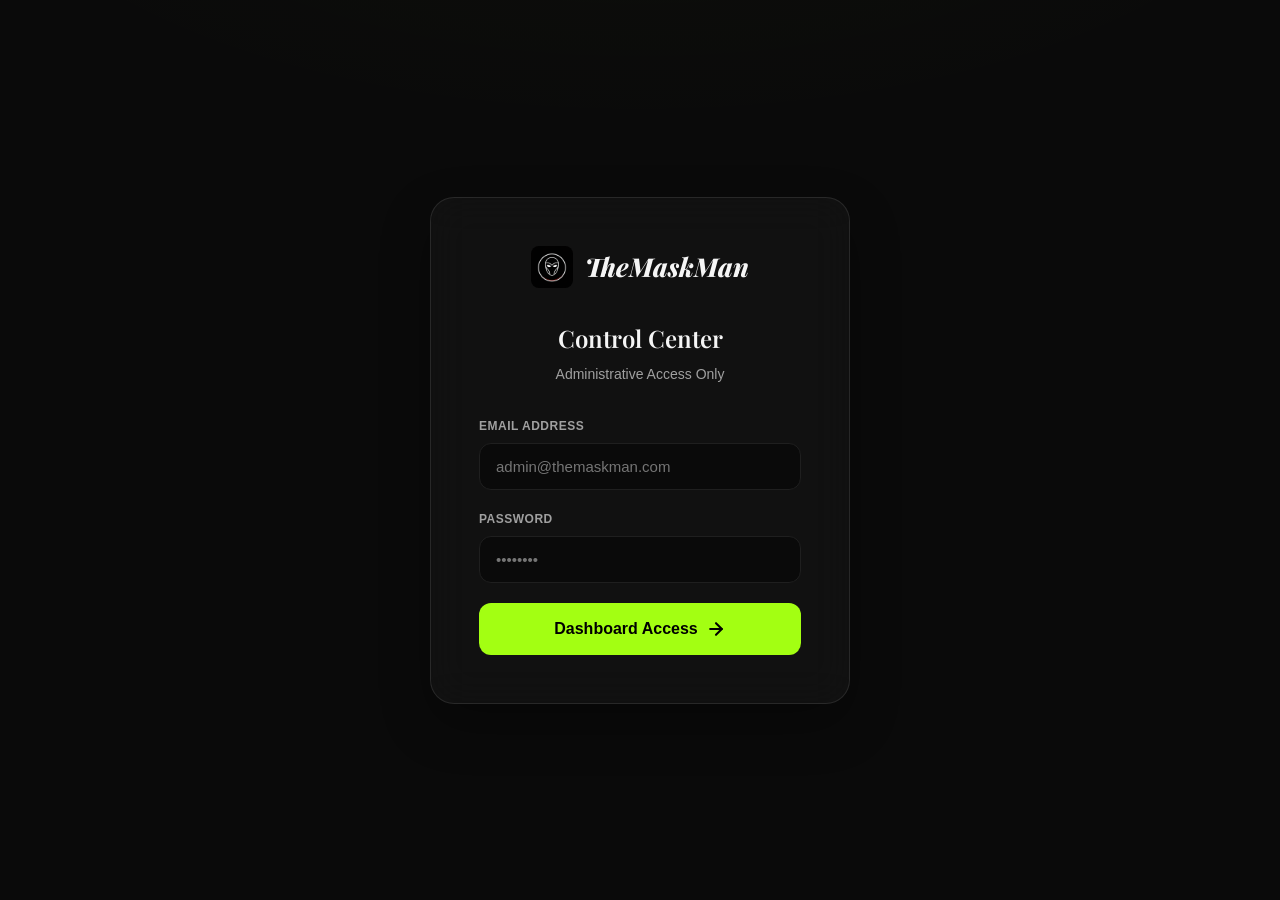
<file: admin_pagecards.html>
<!DOCTYPE html>
<html lang="en">
<head>
<meta charset="UTF-8"/>
<meta name="viewport" content="width=device-width,initial-scale=1"/>
<meta name="referrer" content="no-referrer">
<script>
(function() {
  const token = localStorage.getItem('tmm_admin_token');
  if (!token && !window.location.pathname.includes('login.html')) {
    window.location.href = 'login.html';
  }
})();
</script>

<title>TheMaskMan — Pages</title>
<link rel="preconnect" href="https://fonts.googleapis.com"/>
<link href="https://fonts.googleapis.com/css2?family=Inter:wght@300;400;500;600;700&family=Playfair+Display:ital,wght@0,400;0,600;0,700;1,400;1,600;1,700&family=JetBrains+Mono:wght@400;500&display=swap" rel="stylesheet"/>
<link rel="stylesheet" href="admin.css" />

<script>
(function() {
  const isDark = localStorage.getItem('tmm_dark') !== 'false';
  document.documentElement.classList.toggle('dark', isDark);
  
  document.addEventListener('DOMContentLoaded', () => {
    const moon = document.querySelector('.toggle-icon-moon');
    const sun = document.querySelector('.toggle-icon-sun');
    if(moon) moon.style.display = isDark ? 'none' : 'block';
    if(sun) sun.style.display = isDark ? 'block' : 'none';
  });
})();

function toggleDark() {
  const d = document.documentElement.classList.toggle('dark');
  localStorage.setItem('tmm_dark', d);
  const moon = document.querySelector('.toggle-icon-moon');
  const sun = document.querySelector('.toggle-icon-sun');
  if(moon) moon.style.display = d ? 'none' : 'block';
  if(sun) sun.style.display = d ? 'block' : 'none';
}
</script>
</head>
<body class="">
<div class="shell">

  <!-- ── HEADER ── -->
  <header class="site-header scrolled" id="siteHeader">
    <div class="header-inner">
      <a href="index.html" class="logo">
        <span class="logo-icon">
          <img src="maskmannn.png" alt="TheMaskMan Logo" style="width: 30px; height: 30px; border-radius: 4px;">
        </span>
        <span class="logo-text">TheMaskMan</span>
        <span style="font-size:10px;color:var(--accent);font-weight:600;margin-left:8px;padding:2px 6px;border:1px solid var(--accent);border-radius:4px;vertical-align:middle;display:inline-block;">ADMIN</span>
      </a>
      
      <!-- Desktop Nav for Admin -->
      <nav class="desktop-nav">
        <a href="admin.html" class="nav-link">Products Explorer</a>
        <a href="admin_pagecards.html" class="nav-link active">Pages</a>
        <a href="admin_updates.html" class="nav-link">Updates</a>
        <a href="admin_employees.html" class="nav-link">Employees</a>
        <a href="admin_setup.html" class="nav-link">⚙️ Setup</a>
      </nav>

      <div class="header-actions">
        <div id="topSub" class="header-info">Loading…</div>
        <div class="conn-badge">
          <div class="conn-dot" id="connDot"></div>
          <span id="connText">Connecting…</span>
        </div>
        <button class="mode-toggle" id="modeToggle" onclick="toggleDark()" style="margin-right:12px;" aria-label="Toggle Theme">
          <svg class="toggle-icon-sun" style="display:none;" viewBox="0 0 24 24" fill="none" stroke="currentColor" stroke-width="2" stroke-linecap="round" stroke-linejoin="round"><circle cx="12" cy="12" r="5"></circle><line x1="12" y1="1" x2="12" y2="3"></line><line x1="12" y1="21" x2="12" y2="23"></line><line x1="4.22" y1="4.22" x2="5.64" y2="5.64"></line><line x1="18.36" y1="18.36" x2="19.78" y2="19.78"></line><line x1="1" y1="12" x2="3" y2="12"></line><line x1="21" y1="12" x2="23" y2="12"></line><line x1="4.22" y1="19.78" x2="5.64" y2="18.36"></line><line x1="18.36" y1="5.64" x2="19.78" y2="4.22"></line></svg>
          <svg class="toggle-icon-moon" viewBox="0 0 24 24" fill="none" stroke="currentColor" stroke-width="2" stroke-linecap="round" stroke-linejoin="round"><path d="M21 12.79A9 9 0 1 1 11.21 3 7 7 0 0 0 21 12.79z"></path></svg>
        </button>
        <button class="btn-primary" onclick="refresh()">Refresh</button>
      
        <div id="userInfo" class="header-info" style="margin-left:8px; border-left: 1px solid var(--border); padding-left: 12px;">Admin</div>
        <button class="btn-ghost" onclick="logout()" title="Logout" style="width:38px;height:38px;padding:0;display:flex;align-items:center;justify-content:center;">
          <svg width="20" height="20" viewBox="0 0 24 24" fill="none" stroke="currentColor" stroke-width="2" stroke-linecap="round" stroke-linejoin="round"><path d="M9 21H5a2 2 0 01-2-2V5a2 2 0 012-2h4"></path><polyline points="16 17 21 12 16 7"></polyline><line x1="21" y1="12" x2="9" y2="12"></line></svg>
        </button>
      </div>
    </div>
  </header>

<!-- ── MAIN ── -->
<div class="main">
  <div class="content">

    <!-- Stats -->
    <div class="stats">
      <div class="stat s-blue"><div class="stat-label">Categories</div><div class="stat-val c-blue" id="sCats">0</div><div class="stat-sub">top-level groups</div></div>
      <div class="stat s-green"><div class="stat-label">Pages</div><div class="stat-val c-green" id="sPages">0</div><div class="stat-sub">scrape targets</div></div>
      <div class="stat s-purple" style="background:var(--bg-elevated);"><div class="stat-label">Products</div><div class="stat-val" id="sProds" style="color:var(--accent);">0</div><div class="stat-sub">tracked items</div></div>
    </div>

    <!-- Category Selector -->
    <div class="table-section" style="margin-top:24px;">
      <div class="table-bar">
        <div class="table-title">📂 Pages (by Category)</div>
        <div style="display:flex;gap:8px;align-items:center;">
          <select id="catFilter" onchange="filterByCategory(this.value)" style="padding:8px 12px;background:var(--bg-elevated);border:1px solid var(--border);border-radius:8px;color:var(--text);font-family:inherit;font-size:12px;">
            <option value="">All Categories</option>
          </select>
          <div class="table-count" id="tCount">0 pages (schema: pages)</div>
        </div>
      </div>
      <div class="table-wrap">
        <table>
          <thead>
            <tr>
              <th>Category (categories.name)</th>
              <th>Page Name (pages.name)</th>
              <th>Slug (pages.slug)</th>
              <th>Products (products)</th>
              <th>Actions</th>
            </tr>
          </thead>
          <tbody id="tbody">
            <tr class="loader-row"><td colspan="5"><div class="spin-ring"></div><div style="font-size:11px;color:var(--faint)">Loading pages…</div></td></tr>
          </tbody>
        </table>
      </div>
    </div>

  </div><!-- /content -->
</div><!-- /main -->
</div><!-- /shell -->

  <!-- ── FOOTER ────────────────────────────────────────────── -->
  <footer class="site-footer" role="contentinfo">
    <div class="footer-inner">
      <div class="footer-brand">
        <span class="logo-text">TheMaskMan</span>
        <p class="footer-tagline">The internet's best deal discovery platform. Curated. Verified. Free.</p>
        <div class="footer-socials" aria-label="Social media links">
          <a href="javascript:void(0)" class="social-link" aria-label="Twitter"><svg viewBox="0 0 20 20" fill="currentColor"><path d="M17.316 6.246c.008.14.008.28.008.42 0 4.296-3.27 9.25-9.25 9.25-1.84 0-3.55-.532-4.99-1.456.254.028.5.036.762.036 1.525 0 2.93-.516 4.047-1.386-1.426-.028-2.625-.966-3.04-2.255.2.028.4.046.607.046.292 0 .583-.038.854-.11C4.736 10.47 3.6 9.19 3.6 7.636v-.04c.44.244.95.392 1.487.412a3.682 3.682 0 01-1.487-3.066c0-.678.183-1.31.5-1.856a10.455 10.455 0 007.578 3.848 4.145 4.145 0 01-.095-.844 3.677 3.677 0 013.678-3.678c1.057 0 2.012.444 2.684 1.16a7.24 7.24 0 002.33-.888 3.67 3.67 0 01-1.614 2.028 7.35 7.35 0 002.115-.572 7.9 7.9 0 01-1.84 1.906z"/></svg></a>
          <a href="javascript:void(0)" class="social-link" aria-label="Instagram"><svg viewBox="0 0 20 20" fill="none" stroke="currentColor" stroke-width="1.4"><rect x="3" y="3" width="14" height="14" rx="4"/><circle cx="10" cy="10" r="3"/><circle cx="14.5" cy="5.5" r=".75" fill="currentColor" stroke="none"/></svg></a>
          <a href="javascript:void(0)" class="social-link" aria-label="Telegram"><svg viewBox="0 0 20 20" fill="none"><path d="M3 10l13-6-4 14-3-4-2 1.5L3 10z" stroke="currentColor" stroke-width="1.4" stroke-linejoin="round"/><path d="M7 11.5l7-7" stroke="currentColor" stroke-width="1.4"/></svg></a>
        </div>
      </div>
      <div class="footer-links">
        <div class="footer-col"><h3 class="footer-col-title">Explore</h3><a href="index.html#deals-section">Top Deals</a><a href="index.html?cat=fashion">Fashion Deals</a><a href="index.html?cat=gadgets">Gadget Deals</a><a href="index.html#deals-section">Today's Picks</a></div>
        <div class="footer-col"><h3 class="footer-col-title">Company</h3><a href="about.html">About</a><a href="javascript:void(0)">Blog</a><a href="careers.html">Careers</a><a href="javascript:void(0)">Press</a></div>
        <div class="footer-col"><h3 class="footer-col-title">Legal</h3><a href="privacy.html">Privacy Policy</a><a href="terms.html">Terms of Use</a><a href="cookie.html">Cookie Policy</a><a href="contact.html">Contact</a></div>
      </div>
    </div>
    <div class="footer-bottom"><p>&copy; 2026 TheMaskMan. All rights reserved.</p></div>
  </footer>

  <nav class="mobile-bottom-nav" aria-label="Mobile bottom navigation">
    <a href="index.html" class="bottom-nav-item" aria-label="Home"><svg viewBox="0 0 24 24" fill="none"><path d="M3 9.5L12 3l9 6.5V20a1 1 0 01-1 1H4a1 1 0 01-1-1V9.5z" stroke="currentColor" stroke-width="2.2" stroke-linecap="round" stroke-linejoin="round"/></svg><span>Home</span></a>
    <a href="admin.html" class="bottom-nav-item active" aria-label="Dashboard"><svg viewBox="0 0 24 24" fill="none"><rect x="3" y="3" width="7" height="7" rx="1.5" stroke="currentColor" stroke-width="2"/><rect x="14" y="3" width="7" height="7" rx="1.5" stroke="currentColor" stroke-width="2"/><rect x="3" y="14" width="7" height="7" rx="1.5" stroke="currentColor" stroke-width="2"/><rect x="14" y="14" width="7" height="7" rx="1.5" stroke="currentColor" stroke-width="2"/></svg><span>Dashboard</span></a>
    <button class="bottom-nav-item" id="mobileMenuBtn" aria-label="Open menu"><svg viewBox="0 0 24 24" fill="none"><path d="M4 7h16M4 12h16M4 17h8" stroke="currentColor" stroke-width="2.2" stroke-linecap="round"/></svg><span>Menu</span></button>
  </nav>

  <div class="sidebar-overlay" id="sidebarOverlay"></div>
  <aside class="mobile-sidebar" id="mobileSidebar" aria-label="Mobile menu" aria-hidden="true">
    <div class="sidebar-header"><span class="logo-text">TheMaskMan</span><button class="sidebar-close" id="sidebarClose" aria-label="Close menu"><svg viewBox="0 0 24 24" fill="none"><path d="M6 6l12 12M18 6L6 18" stroke="currentColor" stroke-width="2" stroke-linecap="round"/></svg></button></div>
    <nav class="sidebar-nav" aria-label="Mobile admin navigation">
      <a href="admin.html" class="sidebar-link"><svg viewBox="0 0 24 24" fill="none"><rect x="3" y="3" width="7" height="7" rx="1.5" stroke="currentColor" stroke-width="1.8"/><rect x="14" y="3" width="7" height="7" rx="1.5" stroke="currentColor" stroke-width="1.8"/><rect x="3" y="14" width="7" height="7" rx="1.5" stroke="currentColor" stroke-width="1.8"/><rect x="14" y="14" width="7" height="7" rx="1.5" stroke="currentColor" stroke-width="1.8"/></svg>Products Explorer</a>
      <a href="admin_pagecards.html" class="sidebar-link active"><svg viewBox="0 0 24 24" fill="none"><path d="M14 2H6a2 2 0 00-2 2v16a2 2 0 002 2h12a2 2 0 002-2V8z" stroke="currentColor" stroke-width="1.8"/><path d="M14 2v6h6" stroke="currentColor" stroke-width="1.8"/></svg>Pages</a>
      <a href="admin_updates.html" class="sidebar-link"><svg viewBox="0 0 24 24" fill="none"><path d="M12 2v4m0 12v4M4.93 4.93l2.83 2.83m8.48 8.48l2.83 2.83M2 12h4m12 0h4M4.93 19.07l2.83-2.83m8.48-8.48l2.83-2.83" stroke="currentColor" stroke-width="1.8" stroke-linecap="round"/></svg>Updates</a>
      <a href="admin_employees.html" class="sidebar-link"><svg viewBox="0 0 24 24" fill="none"><path d="M16 7a4 4 0 11-8 0 4 4 0 018 0zM12 14a7 7 0 00-7 7h14a7 7 0 00-7-7z" stroke="currentColor" stroke-width="1.8" stroke-linecap="round" stroke-linejoin="round"/></svg>Employees</a>
      <a href="admin_setup.html" class="sidebar-link"><svg viewBox="0 0 24 24" fill="none"><path d="M12 15a3 3 0 100-6 3 3 0 000 6z" stroke="currentColor" stroke-width="1.8"/></svg>Setup</a>
      <div style="border-top:1px solid var(--border);margin:16px 0;"></div>
      <a href="index.html" class="sidebar-link"><svg viewBox="0 0 24 24" fill="none"><path d="M3 9.5L12 3l9 6.5V20a1 1 0 01-1 1H4a1 1 0 01-1-1V9.5z" stroke="currentColor" stroke-width="1.8"/></svg>Back to Storefront</a>
    </nav>
    <div class="sidebar-footer"><button class="btn-primary sidebar-cta" onclick="logout()" style="width:100%;justify-content:center;">Sign Out</button></div>
  </aside>
  <script>(function(){const b=document.getElementById('mobileMenuBtn'),s=document.getElementById('mobileSidebar'),o=document.getElementById('sidebarOverlay'),c=document.getElementById('sidebarClose');function op(){s?.classList.add('open');o?.classList.add('active');}function cl(){s?.classList.remove('open');o?.classList.remove('active');}b?.addEventListener('click',op);c?.addEventListener('click',cl);o?.addEventListener('click',cl);})();</script>

<div id="toast"></div>

<script>

function logout() {
  localStorage.removeItem('tmm_admin_token');
  localStorage.removeItem('tmm_admin_user');
  window.location.href = 'login.html';
}

document.addEventListener('DOMContentLoaded', () => {
  const user = JSON.parse(localStorage.getItem('tmm_admin_user') || '{}');
  const info = document.getElementById('userInfo');
  if(info && user.full_name) info.textContent = user.full_name;
});

const API = window.location.hostname === 'localhost' || window.location.hostname === '127.0.0.1'
  ? `http://${window.location.hostname}:8000/api`
  : `${window.location.origin}/api`;

const authHeaders = () => ({
  "Authorization": `Bearer ${localStorage.getItem("tmm_admin_token")}`
});

let allCategories = [];
let allPages = [];
let productCounts = {};

// ── INIT ──
(async () => {
  await checkConn();
  await loadAll();
})();

// ── HEALTH ──
async function checkConn() {
  try {
    const d = await fetch(`${API}/health`, { headers: authHeaders() }).then(r => r.json());
    if (d.status === 'ok') {
      document.getElementById('connDot').className = 'conn-dot ok';
      document.getElementById('connText').textContent = 'Supabase connected';
    } else throw 0;
  } catch {
    document.getElementById('connDot').className = 'conn-dot err';
    document.getElementById('connText').textContent = 'Disconnected';
  }
}

// ── LOAD ALL DATA ──
async function loadAll() {
  try {
    // Fetch categories, pages, and product count in parallel
    const [catsRes, pagesRes, statsRes] = await Promise.all([
      fetch(`${API}/categories`, { headers: authHeaders() }).then(r => r.json()),
      fetch(`${API}/pages`, { headers: authHeaders() }).then(r => r.json()),
      fetch(`${API}/stats`, { headers: authHeaders() }).then(r => r.json())
    ]);

    allCategories = Array.isArray(catsRes) ? catsRes : [];
    allPages = Array.isArray(pagesRes) ? pagesRes : [];

    // Update stats
    document.getElementById('sCats').textContent = allCategories.length;
    document.getElementById('sPages').textContent = allPages.length;
    document.getElementById('sProds').textContent = statsRes.total || 0;
    document.getElementById('topSub').textContent = `${allCategories.length} categories · ${allPages.length} pages · ${statsRes.total || 0} products`;

    // Populate category filter dropdown
    const catFilter = document.getElementById('catFilter');
    catFilter.innerHTML = '<option value="">All Categories</option>';
    allCategories.forEach(c => {
      catFilter.innerHTML += `<option value="${c.id}">${c.name}</option>`;
    });

    // Now load product counts for each page
    await loadProductCounts();

    // Render
    renderPages(allPages);

  } catch (e) {
    document.getElementById('tbody').innerHTML = `<tr><td colspan="5" style="text-align:center;padding:24px;color:var(--red);font-size:13px">❌ Failed to load: ${e.message}</td></tr>`;
  }
}

// ── LOAD PRODUCT COUNTS FOR EACH PAGE ──
async function loadProductCounts() {
  // Fetch products per page by querying each page_id
  productCounts = {};
  try {
    // Get all products with just IDs and page_ids (lightweight)
    const res = await fetch(`${API}/products?limit=1000&page=1`, { headers: authHeaders() }).then(r => r.json());
    const items = res.items || res.products || (Array.isArray(res) ? res : []);
    
    items.forEach(p => {
      const slug = p.page_slug || '';
      productCounts[slug] = (productCounts[slug] || 0) + 1;
    });
  } catch {
    // If this fails, we just won't show product counts
  }
}

// ── RENDER PAGES TABLE ──
function renderPages(pages) {
  const tbody = document.getElementById('tbody');
  document.getElementById('tCount').textContent = `${pages.length} page${pages.length !== 1 ? 's' : ''}`;

  if (!pages.length) {
    tbody.innerHTML = `<tr class="empty-row"><td colspan="5">
      <div class="empty-ico">📂</div>
      <div style="font-size:13px;color:var(--muted)">No categories or pages found</div>
      <div style="font-size:11px;color:var(--faint);margin-top:4px;">Add products with a page slug to auto-create pages</div>
    </td></tr>`;
    return;
  }

  tbody.innerHTML = pages.map(p => {
    const count = productCounts[p.slug] || 0;
    const parentName = p.parent_name || 'General';
    return `<tr>
      <td>
        <span class="cat-pill" style="cursor:default">${parentName}</span>
      </td>
      <td style="font-weight:600">${p.name || p.slug}</td>
      <td><code class="cat-pill" style="font-family:'JetBrains Mono',monospace;font-size:11px">${p.slug}</code></td>
      <td>
        <span style="font-weight:600;color:${count > 0 ? 'var(--accent)' : 'var(--muted)'}">${count}</span>
        <span style="font-size:11px;color:var(--faint);margin-left:3px">item${count !== 1 ? 's' : ''}</span>
      </td>
      <td>
        <div class="act-row">
          <a class="act v" href="index.html?page=${p.slug}" target="_blank" title="View storefront page">
            <svg viewBox="0 0 24 24" fill="none"><path d="M1 12s4-8 11-8 11 8 11 8-4 8-11 8-11-8-11-8z" stroke="currentColor" stroke-width="2"/><circle cx="12" cy="12" r="3" stroke="currentColor" stroke-width="2"/></svg>
          </a>
          <button class="act d" title="Delete page" onclick="handleDeletePage('${p.id}')">
            <svg viewBox="0 0 24 24" fill="none"><path d="M19 7l-.867 12.142A2 2 0 0116.138 21H7.862a2 2 0 01-1.995-1.858L5 7m5 4v6m4-6v6m1-10V4a1 1 0 00-1-1h-4a1 1 0 00-1 1v3M4 7h16" stroke="currentColor" stroke-width="2" stroke-linecap="round"/></svg>
          </button>
        </div>
      </td>
    </tr>`;
  }).join('');
}

// ── HANDLE DELETE ──
async function handleDeletePage(pageId) {
  const page = allPages.find(p => p.id == pageId);
  const pageName = page ? (page.name || page.slug) : 'Unknown Page';
  
  if (!confirm(`Delete page "${pageName}"? This will also remove all associated products.`)) return;
  
  try {
    const res = await fetch(`${API}/pages/${pageId}`, {
      method: 'DELETE',
      headers: authHeaders()
    });
    
    if (res.ok) {
      toast('🗑 Page deleted');
      await loadAll();
    } else {
      const err = await res.json().catch(() => ({}));
      toast(`❌ Failed to delete: ${err.detail || 'Server error'}`);
    }
  } catch (e) {
    console.error('Delete failed:', e);
    toast('❌ Delete failed (Check connection)');
  }
}


// ── FILTER BY CATEGORY ──
function filterByCategory(catId) {
  if (!catId) {
    renderPages(allPages);
  } else {
    const filtered = allPages.filter(p => p.category_id === catId);
    renderPages(filtered);
  }
}

// ── REFRESH ──
function refresh() {
  loadAll();
  toast('↻ Refreshed');
}

// ── HELPERS ──
function toast(msg) {
  const t = document.getElementById('toast');
  t.textContent = msg; t.classList.add('show');
  setTimeout(() => t.classList.remove('show'), 2800);
}
</script>
</body>
</html>
</file>
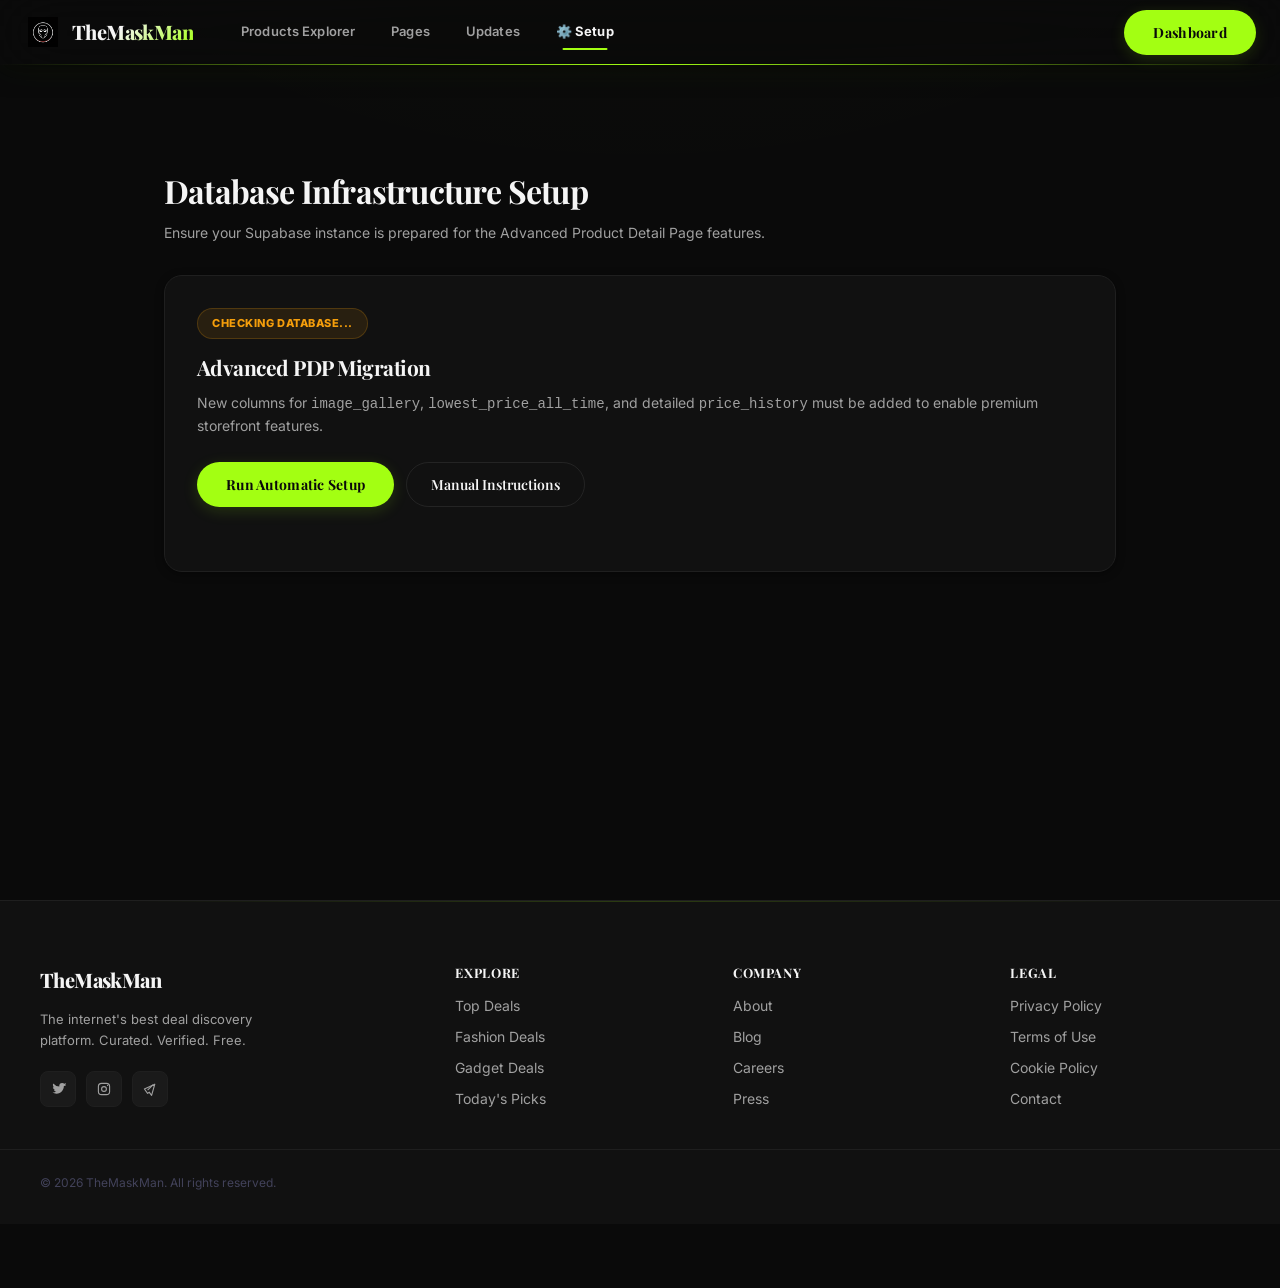
<file: admin_setup.html>
<!DOCTYPE html>
<html lang="en">
<head>
<meta charset="UTF-8"/>
<meta name="viewport" content="width=device-width,initial-scale=1"/>
<title>TheMaskMan — Database Setup</title>
<link rel="preconnect" href="https://fonts.googleapis.com"/>
<link href="https://fonts.googleapis.com/css2?family=Inter:wght@300;400;500;600;700&family=Playfair+Display:ital,wght@0,400;0,600;0,700;1,400;1,600;1,700&display=swap" rel="stylesheet"/>
<link rel="stylesheet" href="admin.css" />


</head>
<body>
  <script>
    (function() {
      if (localStorage.getItem('tmm_dark') !== 'false') {
        document.body.classList.add('dark');
      }
    })();
  </script>
<div class="shell">
  <header class="site-header scrolled">
    <div class="header-inner">
      <a href="admin.html" class="logo">
        <span class="logo-icon"><img src="maskmannn.png" style="width:30px;height:30px"></span>
        <span class="logo-text">TheMaskMan</span>
      </a>
      <nav class="desktop-nav">
        <a href="admin.html" class="nav-link">Products Explorer</a>
        <a href="admin_pagecards.html" class="nav-link">Pages</a>
        <a href="admin_updates.html" class="nav-link">Updates</a>
        <a href="admin_setup.html" class="nav-link active">⚙️ Setup</a>
      </nav>
      <div class="header-actions">
        <button class="btn-primary" onclick="window.location.href='admin.html'">Dashboard</button>
      </div>
    </div>
  </header>

  <main style="padding: 100px 24px 60px; max-width: 1000px; margin: 0 auto;">
    <h1 style="font-family:var(--font-display); font-size:32px; margin-bottom:12px">Database Infrastructure Setup</h1>
    <p style="color:var(--text-muted); margin-bottom:32px">Ensure your Supabase instance is prepared for the Advanced Product Detail Page features.</p>

    <div class="setup-card">
      <div id="statusBadge" class="status-badge status-pending">Checking Database...</div>
      <h2 style="font-family:var(--font-display); margin-bottom:12px">Advanced PDP Migration</h2>
      <p style="color:var(--text-muted); line-height:1.6; margin-bottom:24px">New columns for <code>image_gallery</code>, <code>lowest_price_all_time</code>, and detailed <code>price_history</code> must be added to enable premium storefront features.</p>

      <div style="display:flex; gap:12px; margin-bottom:32px">
        <button class="btn-primary" id="btnRun" onclick="runMigration()">Run Automatic Setup</button>
        <button class="btn-ghost" onclick="document.getElementById('manualSec').style.display='block'">Manual Instructions</button>
      </div>

      <div id="output" style="display:none; padding:20px; background:var(--bg-elevated); border-radius:12px; border:1px solid var(--border); font-family:monospace; font-size:12px; margin-bottom:24px">
        <div id="log"></div>
      </div>

      <div id="manualSec" style="display:none">
        <hr style="border:0; border-top:1px solid var(--border); margin:32px 0">
        <h3 style="font-family:var(--font-display); margin-bottom:12px">Manual SQL Method</h3>
        <p style="font-size:14px; color:var(--text-muted); margin-bottom:12px">If the automatic setup fails due to SSL restrictions, copy this SQL and paste it into the <b>SQL Editor</b> in your <a href="https://supabase.com/dashboard" target="_blank" style="color:var(--accent)">Supabase Dashboard</a>:</p>
        
        <div class="code-block">
          <button class="copy-btn" onclick="copySql()">Copy SQL</button>
          <pre id="sqlText">-- Add Gallery and Lowest Price Tracking
ALTER TABLE public.products ADD COLUMN IF NOT EXISTS image_gallery TEXT[] DEFAULT '{}';
ALTER TABLE public.products ADD COLUMN IF NOT EXISTS lowest_price_all_time NUMERIC(12,2);

-- Enhance Price History Table
ALTER TABLE public.price_history ADD COLUMN IF NOT EXISTS discounted_price NUMERIC(12,2);</pre>
        </div>
      </div>
    </div>
  </main>
</div>

  <footer class="site-footer" role="contentinfo">
    <div class="footer-inner">
      <div class="footer-brand">
        <span class="logo-text">TheMaskMan</span>
        <p class="footer-tagline">The internet's best deal discovery platform. Curated. Verified. Free.</p>
        <div class="footer-socials" aria-label="Social media links">
          <a href="javascript:void(0)" class="social-link" aria-label="Twitter"><svg viewBox="0 0 20 20" fill="currentColor"><path d="M17.316 6.246c.008.14.008.28.008.42 0 4.296-3.27 9.25-9.25 9.25-1.84 0-3.55-.532-4.99-1.456.254.028.5.036.762.036 1.525 0 2.93-.516 4.047-1.386-1.426-.028-2.625-.966-3.04-2.255.2.028.4.046.607.046.292 0 .583-.038.854-.11C4.736 10.47 3.6 9.19 3.6 7.636v-.04c.44.244.95.392 1.487.412a3.682 3.682 0 01-1.487-3.066c0-.678.183-1.31.5-1.856a10.455 10.455 0 007.578 3.848 4.145 4.145 0 01-.095-.844 3.677 3.677 0 013.678-3.678c1.057 0 2.012.444 2.684 1.16a7.24 7.24 0 002.33-.888 3.67 3.67 0 01-1.614 2.028 7.35 7.35 0 002.115-.572 7.9 7.9 0 01-1.84 1.906z"/></svg></a>
          <a href="javascript:void(0)" class="social-link" aria-label="Instagram"><svg viewBox="0 0 20 20" fill="none" stroke="currentColor" stroke-width="1.4"><rect x="3" y="3" width="14" height="14" rx="4"/><circle cx="10" cy="10" r="3"/><circle cx="14.5" cy="5.5" r=".75" fill="currentColor" stroke="none"/></svg></a>
          <a href="javascript:void(0)" class="social-link" aria-label="Telegram"><svg viewBox="0 0 20 20" fill="none"><path d="M3 10l13-6-4 14-3-4-2 1.5L3 10z" stroke="currentColor" stroke-width="1.4" stroke-linejoin="round"/><path d="M7 11.5l7-7" stroke="currentColor" stroke-width="1.4"/></svg></a>
        </div>
      </div>
      <div class="footer-links">
        <div class="footer-col"><h3 class="footer-col-title">Explore</h3><a href="index.html#deals-section">Top Deals</a><a href="index.html?cat=fashion">Fashion Deals</a><a href="index.html?cat=gadgets">Gadget Deals</a><a href="index.html#deals-section">Today's Picks</a></div>
        <div class="footer-col"><h3 class="footer-col-title">Company</h3><a href="about.html">About</a><a href="javascript:void(0)">Blog</a><a href="careers.html">Careers</a><a href="javascript:void(0)">Press</a></div>
        <div class="footer-col"><h3 class="footer-col-title">Legal</h3><a href="privacy.html">Privacy Policy</a><a href="terms.html">Terms of Use</a><a href="cookie.html">Cookie Policy</a><a href="contact.html">Contact</a></div>
      </div>
    </div>
    <div class="footer-bottom"><p>&copy; 2026 TheMaskMan. All rights reserved.</p></div>
  </footer>

  <nav class="mobile-bottom-nav" aria-label="Mobile bottom navigation">
    <a href="index.html" class="bottom-nav-item" aria-label="Home"><svg viewBox="0 0 24 24" fill="none"><path d="M3 9.5L12 3l9 6.5V20a1 1 0 01-1 1H4a1 1 0 01-1-1V9.5z" stroke="currentColor" stroke-width="2.2" stroke-linecap="round" stroke-linejoin="round"/></svg><span>Home</span></a>
    <a href="admin.html" class="bottom-nav-item active" aria-label="Dashboard"><svg viewBox="0 0 24 24" fill="none"><rect x="3" y="3" width="7" height="7" rx="1.5" stroke="currentColor" stroke-width="2"/><rect x="14" y="3" width="7" height="7" rx="1.5" stroke="currentColor" stroke-width="2"/><rect x="3" y="14" width="7" height="7" rx="1.5" stroke="currentColor" stroke-width="2"/><rect x="14" y="14" width="7" height="7" rx="1.5" stroke="currentColor" stroke-width="2"/></svg><span>Dashboard</span></a>
    <button class="bottom-nav-item" id="mobileMenuBtn" aria-label="Open menu"><svg viewBox="0 0 24 24" fill="none"><path d="M4 7h16M4 12h16M4 17h8" stroke="currentColor" stroke-width="2.2" stroke-linecap="round"/></svg><span>Menu</span></button>
  </nav>

  <div class="sidebar-overlay" id="sidebarOverlay"></div>
  <aside class="mobile-sidebar" id="mobileSidebar" aria-label="Mobile menu" aria-hidden="true">
    <div class="sidebar-header"><span class="logo-text">TheMaskMan</span><button class="sidebar-close" id="sidebarClose" aria-label="Close menu"><svg viewBox="0 0 24 24" fill="none"><path d="M6 6l12 12M18 6L6 18" stroke="currentColor" stroke-width="2" stroke-linecap="round"/></svg></button></div>
    <nav class="sidebar-nav" aria-label="Mobile admin navigation">
      <a href="admin.html" class="sidebar-link"><svg viewBox="0 0 24 24" fill="none"><rect x="3" y="3" width="7" height="7" rx="1.5" stroke="currentColor" stroke-width="1.8"/><rect x="14" y="3" width="7" height="7" rx="1.5" stroke="currentColor" stroke-width="1.8"/><rect x="3" y="14" width="7" height="7" rx="1.5" stroke="currentColor" stroke-width="1.8"/><rect x="14" y="14" width="7" height="7" rx="1.5" stroke="currentColor" stroke-width="1.8"/></svg>Products Explorer</a>
      <a href="admin_pagecards.html" class="sidebar-link"><svg viewBox="0 0 24 24" fill="none"><path d="M14 2H6a2 2 0 00-2 2v16a2 2 0 002 2h12a2 2 0 002-2V8z" stroke="currentColor" stroke-width="1.8"/><path d="M14 2v6h6" stroke="currentColor" stroke-width="1.8"/></svg>Pages</a>
      <a href="admin_updates.html" class="sidebar-link"><svg viewBox="0 0 24 24" fill="none"><path d="M12 2v4m0 12v4M4.93 4.93l2.83 2.83m8.48 8.48l2.83 2.83M2 12h4m12 0h4M4.93 19.07l2.83-2.83m8.48-8.48l2.83-2.83" stroke="currentColor" stroke-width="1.8" stroke-linecap="round"/></svg>Updates</a>
      <a href="admin_employees.html" class="sidebar-link"><svg viewBox="0 0 24 24" fill="none"><path d="M16 7a4 4 0 11-8 0 4 4 0 018 0zM12 14a7 7 0 00-7 7h14a7 7 0 00-7-7z" stroke="currentColor" stroke-width="1.8" stroke-linecap="round" stroke-linejoin="round"/></svg>Employees</a>
      <a href="admin_setup.html" class="sidebar-link active"><svg viewBox="0 0 24 24" fill="none"><path d="M12 15a3 3 0 100-6 3 3 0 000 6z" stroke="currentColor" stroke-width="1.8"/></svg>Setup</a>
      <div style="border-top:1px solid var(--border);margin:16px 0;"></div>
      <a href="index.html" class="sidebar-link"><svg viewBox="0 0 24 24" fill="none"><path d="M3 9.5L12 3l9 6.5V20a1 1 0 01-1 1H4a1 1 0 01-1-1V9.5z" stroke="currentColor" stroke-width="1.8"/></svg>Back to Storefront</a>
    </nav>
    <div class="sidebar-footer"><button class="btn-primary sidebar-cta" onclick="logout()" style="width:100%;justify-content:center;">Sign Out</button></div>
  </aside>
  <script>(function(){const b=document.getElementById('mobileMenuBtn'),s=document.getElementById('mobileSidebar'),o=document.getElementById('sidebarOverlay'),c=document.getElementById('sidebarClose');function op(){s?.classList.add('open');o?.classList.add('active');}function cl(){s?.classList.remove('open');o?.classList.remove('active');}b?.addEventListener('click',op);c?.addEventListener('click',cl);o?.addEventListener('click',cl);})();</script>

  <div id="toast"></div>

<script>
  const API = window.location.hostname === 'localhost' || window.location.hostname === '127.0.0.1'
    ? `http://${window.location.hostname}:8000/api`
    : `${window.location.origin}/api`;

  async function runMigration() {
    const btn = document.getElementById('btnRun');
    const out = document.getElementById('output');
    const log = document.getElementById('log');
    
    btn.disabled = true;
    btn.textContent = 'Migrating...';
    out.style.display = 'block';
    log.innerHTML = 'Connecting to backend...<br>';

    try {
      const res = await fetch(`${API}/admin/migrate-pdp`, { method: 'POST' });
      const data = await res.json();
      
      if (data.success) {
        log.innerHTML += '<span style="color:#22c55e">✅ SUCCESS! Database updated.</span><br>';
        log.innerHTML += data.details.join('<br>') + '<br>';
        document.getElementById('statusBadge').className = 'status-badge status-ok';
        document.getElementById('statusBadge').textContent = 'Database Ready';
      } else {
        log.innerHTML += `<span style="color:#ef4444">❌ FAILED: ${data.error}</span><br>`;
        log.innerHTML += 'Please use the <b>Manual SQL Method</b> below.<br>';
        document.getElementById('manualSec').style.display = 'block';
      }
    } catch (err) {
      log.innerHTML += `<span style="color:#ef4444">❌ CONNECTION ERROR: Backend unreachable.</span><br>`;
    } finally {
      btn.disabled = false;
      btn.textContent = 'Re-run Setup';
    }
  }

  function copySql() {
    const text = document.getElementById('sqlText').textContent;
    navigator.clipboard.writeText(text).then(() => alert('SQL copied to clipboard!'));
  }
</script>
</body>
</html>
</file>
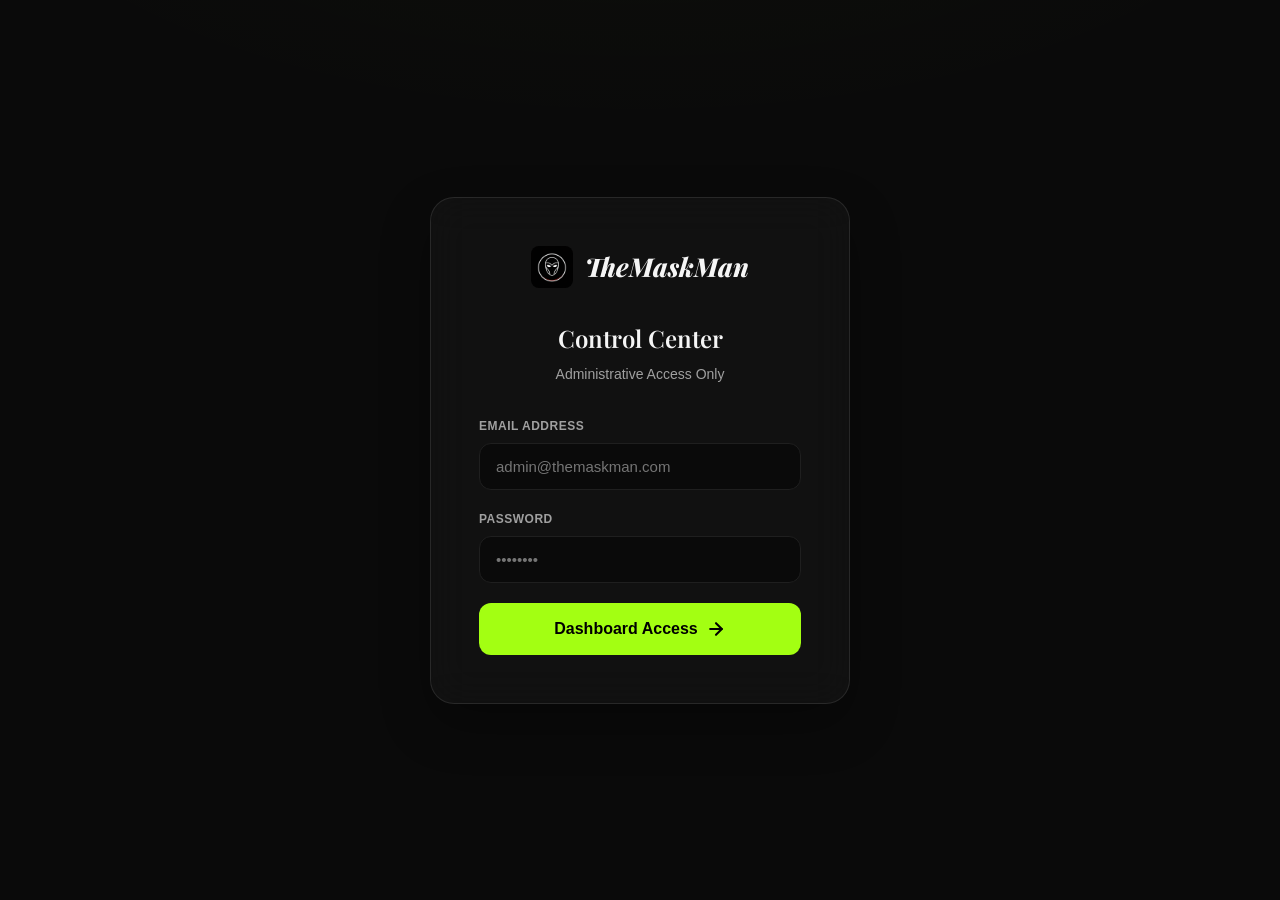
<file: admin_updates.html>
<!DOCTYPE html>
<html lang="en">
<head>
<meta charset="UTF-8"/>
<meta name="viewport" content="width=device-width,initial-scale=1"/>
<meta name="referrer" content="no-referrer">
<script>
(function() {
  const token = localStorage.getItem('tmm_admin_token');
  if (!token && !window.location.pathname.includes('login.html')) {
    window.location.href = 'login.html';
  }
})();
</script>

<link rel="preconnect" href="https://fonts.googleapis.com"/>
<link href="https://fonts.googleapis.com/css2?family=Inter:wght@300;400;500;600;700&family=Playfair+Display:ital,wght@0,400;0,600;0,700;1,400;1,600;1,700&family=JetBrains+Mono:wght@400;500&display=swap" rel="stylesheet"/>
<title>TheMaskMan — Admin Updates</title>
<link rel="stylesheet" href="admin.css" />



<script>
(function() {
  const isDark = localStorage.getItem('tmm_dark') !== 'false';
  document.documentElement.classList.toggle('dark', isDark);
  
  document.addEventListener('DOMContentLoaded', () => {
    const moon = document.querySelector('.toggle-icon-moon');
    const sun = document.querySelector('.toggle-icon-sun');
    if(moon) moon.style.display = isDark ? 'none' : 'block';
    if(sun) sun.style.display = isDark ? 'block' : 'none';
  });
})();

function toggleDark() {
  const d = document.documentElement.classList.toggle('dark');
  localStorage.setItem('tmm_dark', d);
  const moon = document.querySelector('.toggle-icon-moon');
  const sun = document.querySelector('.toggle-icon-sun');
  if(moon) moon.style.display = d ? 'none' : 'block';
  if(sun) sun.style.display = d ? 'block' : 'none';
}
</script>
</head>
<body class="">
<div class="shell">

  <!-- ── HEADER ── -->
  <header class="site-header scrolled" id="siteHeader">
    <div class="header-inner">
      <a href="index.html" class="logo">
        <span class="logo-icon">
          <img src="maskmannn.png" alt="TheMaskMan Logo" style="width: 30px; height: 30px; border-radius: 4px;">
        </span>
        <span class="logo-text">TheMaskMan</span>
        <span style="font-size:10px;color:var(--accent);font-weight:600;margin-left:8px;padding:2px 6px;border:1px solid var(--accent);border-radius:4px;vertical-align:middle;display:inline-block;">ADMIN</span>
      </a>
      
      <!-- Desktop Nav for Admin -->
      <nav class="desktop-nav">
        <a href="admin.html" class="nav-link">Products Explorer</a>
        <a href="admin_pagecards.html" class="nav-link">Pages</a>
        <a href="admin_updates.html" class="nav-link active">Updates</a>
        <a href="admin_employees.html" class="nav-link">Employees</a>
        <a href="admin_setup.html" class="nav-link">⚙️ Setup</a>
      </nav>

      <div class="header-actions">
        <div id="topSub" class="header-info">Loading…</div>
        <div class="conn-badge">
          <div class="conn-dot" id="connDot"></div>
          <span id="connText">Connecting…</span>
        </div>
        <button class="mode-toggle" id="modeToggle" onclick="toggleDark()" style="margin-right:12px;" aria-label="Toggle Theme">
          <svg class="toggle-icon-sun" style="display:none;" viewBox="0 0 24 24" fill="none" stroke="currentColor" stroke-width="2" stroke-linecap="round" stroke-linejoin="round"><circle cx="12" cy="12" r="5"></circle><line x1="12" y1="1" x2="12" y2="3"></line><line x1="12" y1="21" x2="12" y2="23"></line><line x1="4.22" y1="4.22" x2="5.64" y2="5.64"></line><line x1="18.36" y1="18.36" x2="19.78" y2="19.78"></line><line x1="1" y1="12" x2="3" y2="12"></line><line x1="21" y1="12" x2="23" y2="12"></line><line x1="4.22" y1="19.78" x2="5.64" y2="18.36"></line><line x1="18.36" y1="5.64" x2="19.78" y2="4.22"></line></svg>
          <svg class="toggle-icon-moon" viewBox="0 0 24 24" fill="none" stroke="currentColor" stroke-width="2" stroke-linecap="round" stroke-linejoin="round"><path d="M21 12.79A9 9 0 1 1 11.21 3 7 7 0 0 0 21 12.79z"></path></svg>
        </button>
        <button class="btn-ghost" onclick="retryFailed()">Retry Failed</button>
        <button class="btn-primary" onclick="refresh()">Refresh</button>
      
        <div id="userInfo" class="header-info" style="margin-left:8px; border-left: 1px solid var(--border); padding-left: 12px;">Admin</div>
        <button class="btn-ghost" onclick="logout()" title="Logout" style="width:38px;height:38px;padding:0;display:flex;align-items:center;justify-content:center;">
          <svg width="20" height="20" viewBox="0 0 24 24" fill="none" stroke="currentColor" stroke-width="2" stroke-linecap="round" stroke-linejoin="round"><path d="M9 21H5a2 2 0 01-2-2V5a2 2 0 012-2h4"></path><polyline points="16 17 21 12 16 7"></polyline><line x1="21" y1="12" x2="9" y2="12"></line></svg>
        </button>
      </div>
    </div>
  </header>

<!-- ── MAIN ── -->
<div class="main">

  <!-- Scrollable content -->
  <div class="content">
    <!-- Stats -->
    <div class="stats">
      <div class="stat s-green"><div class="stat-label">Today</div><div class="stat-val c-green">24</div><div class="stat-sub">updates performed</div></div>
      <div class="stat s-blue"><div class="stat-label">Total</div><div class="stat-val c-blue">152</div><div class="stat-sub">logs recorded</div></div>
    </div>

    <!-- Table -->
    <div class="table-section" style="margin-top:24px;">
      <div class="table-bar">
        <div class="table-title">Admin Activity Log</div>
        <div class="table-count">Recent 50 updates</div>
      </div>
      <div class="table-wrap">
        <table>
          <thead>
            <tr>
              <th>Timestamp</th>
              <th>Action Type</th>
              <th>Target Object</th>
              <th>Administrator</th>
              <th>Details</th>
            </tr>
          </thead>
          <tbody id="logsBody">
            <tr class="loader-row"><td colspan="5"><div class="spin-ring"></div><div style="font-size:11px;color:var(--faint)">Loading activity...</div></td></tr>
          </tbody>
        </table>
      </div>
    </div>
</div><!-- /content -->
</div><!-- /main -->
</div><!-- /shell -->

  <footer class="site-footer" role="contentinfo">
    <div class="footer-inner">
      <div class="footer-brand">
        <span class="logo-text">TheMaskMan</span>
        <p class="footer-tagline">The internet's best deal discovery platform. Curated. Verified. Free.</p>
        <div class="footer-socials" aria-label="Social media links">
          <a href="javascript:void(0)" class="social-link" aria-label="Twitter"><svg viewBox="0 0 20 20" fill="currentColor"><path d="M17.316 6.246c.008.14.008.28.008.42 0 4.296-3.27 9.25-9.25 9.25-1.84 0-3.55-.532-4.99-1.456.254.028.5.036.762.036 1.525 0 2.93-.516 4.047-1.386-1.426-.028-2.625-.966-3.04-2.255.2.028.4.046.607.046.292 0 .583-.038.854-.11C4.736 10.47 3.6 9.19 3.6 7.636v-.04c.44.244.95.392 1.487.412a3.682 3.682 0 01-1.487-3.066c0-.678.183-1.31.5-1.856a10.455 10.455 0 007.578 3.848 4.145 4.145 0 01-.095-.844 3.677 3.677 0 013.678-3.678c1.057 0 2.012.444 2.684 1.16a7.24 7.24 0 002.33-.888 3.67 3.67 0 01-1.614 2.028 7.35 7.35 0 002.115-.572 7.9 7.9 0 01-1.84 1.906z"/></svg></a>
          <a href="javascript:void(0)" class="social-link" aria-label="Instagram"><svg viewBox="0 0 20 20" fill="none" stroke="currentColor" stroke-width="1.4"><rect x="3" y="3" width="14" height="14" rx="4"/><circle cx="10" cy="10" r="3"/><circle cx="14.5" cy="5.5" r=".75" fill="currentColor" stroke="none"/></svg></a>
          <a href="javascript:void(0)" class="social-link" aria-label="Telegram"><svg viewBox="0 0 20 20" fill="none"><path d="M3 10l13-6-4 14-3-4-2 1.5L3 10z" stroke="currentColor" stroke-width="1.4" stroke-linejoin="round"/><path d="M7 11.5l7-7" stroke="currentColor" stroke-width="1.4"/></svg></a>
        </div>
      </div>
      <div class="footer-links">
        <div class="footer-col"><h3 class="footer-col-title">Explore</h3><a href="index.html#deals-section">Top Deals</a><a href="index.html?cat=fashion">Fashion Deals</a><a href="index.html?cat=gadgets">Gadget Deals</a><a href="index.html#deals-section">Today's Picks</a></div>
        <div class="footer-col"><h3 class="footer-col-title">Company</h3><a href="about.html">About</a><a href="javascript:void(0)">Blog</a><a href="careers.html">Careers</a><a href="javascript:void(0)">Press</a></div>
        <div class="footer-col"><h3 class="footer-col-title">Legal</h3><a href="privacy.html">Privacy Policy</a><a href="terms.html">Terms of Use</a><a href="cookie.html">Cookie Policy</a><a href="contact.html">Contact</a></div>
      </div>
    </div>
    <div class="footer-bottom"><p>&copy; 2026 TheMaskMan. All rights reserved.</p></div>
  </footer>

  <nav class="mobile-bottom-nav" aria-label="Mobile bottom navigation">
    <a href="index.html" class="bottom-nav-item" aria-label="Home"><svg viewBox="0 0 24 24" fill="none"><path d="M3 9.5L12 3l9 6.5V20a1 1 0 01-1 1H4a1 1 0 01-1-1V9.5z" stroke="currentColor" stroke-width="2.2" stroke-linecap="round" stroke-linejoin="round"/></svg><span>Home</span></a>
    <a href="admin.html" class="bottom-nav-item active" aria-label="Dashboard"><svg viewBox="0 0 24 24" fill="none"><rect x="3" y="3" width="7" height="7" rx="1.5" stroke="currentColor" stroke-width="2"/><rect x="14" y="3" width="7" height="7" rx="1.5" stroke="currentColor" stroke-width="2"/><rect x="3" y="14" width="7" height="7" rx="1.5" stroke="currentColor" stroke-width="2"/><rect x="14" y="14" width="7" height="7" rx="1.5" stroke="currentColor" stroke-width="2"/></svg><span>Dashboard</span></a>
    <button class="bottom-nav-item" id="mobileMenuBtn" aria-label="Open menu"><svg viewBox="0 0 24 24" fill="none"><path d="M4 7h16M4 12h16M4 17h8" stroke="currentColor" stroke-width="2.2" stroke-linecap="round"/></svg><span>Menu</span></button>
  </nav>

  <div class="sidebar-overlay" id="sidebarOverlay"></div>
  <aside class="mobile-sidebar" id="mobileSidebar" aria-label="Mobile menu" aria-hidden="true">
    <div class="sidebar-header"><span class="logo-text">TheMaskMan</span><button class="sidebar-close" id="sidebarClose" aria-label="Close menu"><svg viewBox="0 0 24 24" fill="none"><path d="M6 6l12 12M18 6L6 18" stroke="currentColor" stroke-width="2" stroke-linecap="round"/></svg></button></div>
    <nav class="sidebar-nav" aria-label="Mobile admin navigation">
      <a href="admin.html" class="sidebar-link"><svg viewBox="0 0 24 24" fill="none"><rect x="3" y="3" width="7" height="7" rx="1.5" stroke="currentColor" stroke-width="1.8"/><rect x="14" y="3" width="7" height="7" rx="1.5" stroke="currentColor" stroke-width="1.8"/><rect x="3" y="14" width="7" height="7" rx="1.5" stroke="currentColor" stroke-width="1.8"/><rect x="14" y="14" width="7" height="7" rx="1.5" stroke="currentColor" stroke-width="1.8"/></svg>Products Explorer</a>
      <a href="admin_pagecards.html" class="sidebar-link"><svg viewBox="0 0 24 24" fill="none"><path d="M14 2H6a2 2 0 00-2 2v16a2 2 0 002 2h12a2 2 0 002-2V8z" stroke="currentColor" stroke-width="1.8"/><path d="M14 2v6h6" stroke="currentColor" stroke-width="1.8"/></svg>Pages</a>
      <a href="admin_updates.html" class="sidebar-link active"><svg viewBox="0 0 24 24" fill="none"><path d="M12 2v4m0 12v4M4.93 4.93l2.83 2.83m8.48 8.48l2.83 2.83M2 12h4m12 0h4M4.93 19.07l2.83-2.83m8.48-8.48l2.83-2.83" stroke="currentColor" stroke-width="1.8" stroke-linecap="round"/></svg>Updates</a>
      <a href="admin_employees.html" class="sidebar-link"><svg viewBox="0 0 24 24" fill="none"><path d="M16 7a4 4 0 11-8 0 4 4 0 018 0zM12 14a7 7 0 00-7 7h14a7 7 0 00-7-7z" stroke="currentColor" stroke-width="1.8" stroke-linecap="round" stroke-linejoin="round"/></svg>Employees</a>
      <a href="admin_setup.html" class="sidebar-link"><svg viewBox="0 0 24 24" fill="none"><path d="M12 15a3 3 0 100-6 3 3 0 000 6z" stroke="currentColor" stroke-width="1.8"/></svg>Setup</a>
      <div style="border-top:1px solid var(--border);margin:16px 0;"></div>
      <a href="index.html" class="sidebar-link"><svg viewBox="0 0 24 24" fill="none"><path d="M3 9.5L12 3l9 6.5V20a1 1 0 01-1 1H4a1 1 0 01-1-1V9.5z" stroke="currentColor" stroke-width="1.8"/></svg>Back to Storefront</a>
    </nav>
    <div class="sidebar-footer"><button class="btn-primary sidebar-cta" onclick="logout()" style="width:100%;justify-content:center;">Sign Out</button></div>
  </aside>
  <script>(function(){const b=document.getElementById('mobileMenuBtn'),s=document.getElementById('mobileSidebar'),o=document.getElementById('sidebarOverlay'),c=document.getElementById('sidebarClose');function op(){s?.classList.add('open');o?.classList.add('active');}function cl(){s?.classList.remove('open');o?.classList.remove('active');}b?.addEventListener('click',op);c?.addEventListener('click',cl);o?.addEventListener('click',cl);})();</script>

<div id="toast"></div>


<script>


function logout() {
  localStorage.removeItem('tmm_admin_token');
  localStorage.removeItem('tmm_admin_user');
  window.location.href = 'login.html';
}

// Update User Name in Header
document.addEventListener('DOMContentLoaded', () => {
  const user = JSON.parse(localStorage.getItem('tmm_admin_user') || '{}');
  const info = document.getElementById('userInfo');
  if(info && user.full_name) info.textContent = user.full_name;
});
const API = window.location.hostname === 'localhost' || window.location.hostname === '127.0.0.1'
  ? `http://${window.location.hostname}:8000/api`
  : `${window.location.origin}/api`;

let page = 1, filter = '', csvData = null;
const PER = 30;

// ── INIT ──────────────────────────────────────────────────────
(async()=>{
  await Promise.all([checkConn(), loadStats(), loadLogs()]);
  setInterval(loadStats, 12000);
  setInterval(loadLogs, 15000);
})();

// ── HEALTH ────────────────────────────────────────────────────
async function checkConn(){
  try{
    const d = await fetch(`${API}/health`, { headers: { "Authorization": `Bearer ${localStorage.getItem("tmm_admin_token")}` } }).then(r=>r.json());
    if(d.status==='ok'){
      document.getElementById('connDot').className='conn-dot ok';
      document.getElementById('connText').textContent='Supabase connected';
    } else throw 0;
  } catch{
    document.getElementById('connDot').className='conn-dot err';
    document.getElementById('connText').textContent='Disconnected';
  }
}

// ── STATS ─────────────────────────────────────────────────────
async function loadStats(){
  try{
    const d = await fetch(`${API}/stats`, { headers: { "Authorization": `Bearer ${localStorage.getItem("tmm_admin_token")}` } }).then(r=>r.json());
    document.getElementById('sTotal').textContent   = d.total   ?? 0;
    document.getElementById('sSuccess').textContent = d.success ?? 0;
    document.getElementById('sPending').textContent = d.pending ?? 0;
    document.getElementById('sFailed').textContent  = d.failed  ?? 0;
    document.getElementById('topSub').textContent =
      `${d.total??0} total · ${d.success??0} scraped · ${d.pending??0} pending`;
  } catch{}
}

// ── SITE DETECTION ────────────────────────────────────────────
function detectSite(url){
  const t = document.getElementById('siteTag');
  t.className = 'site-tag';
  const u = url.toLowerCase();
  if(!u) return;
  if(u.includes('flipkart.com')){ t.className='site-tag show fk'; t.innerHTML='🏷 Flipkart detected'; }
  else if(u.includes('amazon.in')){ t.className='site-tag show az'; t.innerHTML='🛒 Amazon India detected'; }
  else if(u.includes('myntra.com')){ t.className='site-tag show mn'; t.innerHTML='👗 Myntra detected'; }
  else if(u.includes('nykaa.com')){ t.className='site-tag show nk'; t.innerHTML='💄 Nykaa detected'; }
}

// ── ADD SINGLE ────────────────────────────────────────────────
async function addProduct(){
  const link = document.getElementById('urlIn').value.trim();
  const sub  = document.getElementById('catIn').value.trim().replace(/\s+/g,'_').toLowerCase() || 'general';
  if(!link||!link.startsWith('http')) return showMsg('addMsg','err','❌ Enter a valid URL starting with http');
  const btn = document.getElementById('addBtn');
  btn.classList.add('spin'); btn.disabled=true;
  try{
    const r = await fetch(`${API}/products/add`,{method:'POST',headers:{"Authorization": `Bearer ${localStorage.getItem("tmm_admin_token")}`, 'Content-Type':'application/json'},body:JSON.stringify({link,page_slug:sub})});
    const d = await r.json();
    if(r.ok&&d.success){
      showMsg('addMsg','ok','✅ Added! Scraping in background — table updates in ~15s');
      document.getElementById('urlIn').value='';
      document.getElementById('catIn').value='';
      document.getElementById('siteTag').className='site-tag';
      setTimeout(()=>{loadStats();loadProducts();},6000);
    } else showMsg('addMsg','err',`❌ ${d.error||'Failed to add'}`);
  } catch(e){ showMsg('addMsg','err',`❌ ${e.message}`); }
  finally{ btn.classList.remove('spin'); btn.disabled=false; }
}

// ── CSV ───────────────────────────────────────────────────────
const dz = document.getElementById('dropZone');
dz.addEventListener('dragover',e=>{e.preventDefault();dz.classList.add('on');});
dz.addEventListener('dragleave',()=>dz.classList.remove('on'));
dz.addEventListener('drop',e=>{e.preventDefault();dz.classList.remove('on');if(e.dataTransfer.files[0])readFile(e.dataTransfer.files[0]);});
function handleFile(e){if(e.target.files[0])readFile(e.target.files[0]);}
function readFile(file){
  const r=new FileReader();
  r.onload=ev=>{
    csvData=ev.target.result;
    const pre=document.getElementById('csvPre');
    pre.textContent=csvData.trim().split('\n').slice(0,5).join('\n')+(csvData.split('\n').length>5?'\n…':'');
    pre.style.display='block';
    document.querySelector('.drop-txt').innerHTML=`<strong style="color:var(--accent)">${file.name}</strong> ready`;
    toast(`📂 ${file.name} loaded`);
  };
  r.readAsText(file);
}

async function importCSV(){
  const text = csvData || document.getElementById('csvText').value.trim();
  if(!text) return showMsg('importMsg','err','❌ No CSV data provided');
  const btn = document.getElementById('importBtn');
  btn.classList.add('spin'); btn.disabled=true;
  try{
    const blob=new Blob([text],{type:'text/csv'});
    const form=new FormData();
    form.append('file',blob,'upload.csv');
    const r=await fetch(`${API}/products/bulk`,{
      method:'POST',
      headers: {"Authorization": `Bearer ${localStorage.getItem("tmm_admin_token")}`},
      body:form
    });
    const d=await r.json();
    if(r.ok&&d.success){
      showMsg('importMsg','ok',`✅ Added ${d.added} · Skipped ${d.skipped} duplicates · Scraping in background…`);
      csvData=null;
      document.getElementById('csvText').value='';
      document.getElementById('csvPre').style.display='none';
      document.getElementById('csvFile').value='';
      document.querySelector('.drop-txt').innerHTML='Drop <strong>CSV file</strong> here or click to browse';
      setTimeout(()=>{loadStats();loadProducts();},5000);
    } else showMsg('importMsg','err',`❌ ${d.error||'Import failed'}`);
  } catch(e){ showMsg('importMsg','err',`❌ ${e.message}`); }
  finally{ btn.classList.remove('spin'); btn.disabled=false; }
}

// ── ACTIVITY LOGS ─────────────────────────────────────────────
async function loadLogs(){
  const tbody = document.getElementById('logsBody');
  try{
    const r = await fetch(`${API}/admin/logs`, {
      headers: {"Authorization": `Bearer ${localStorage.getItem("tmm_admin_token")}`}
    });
    const logs = await r.json();
    renderLogs(logs);
  } catch(e){
    tbody.innerHTML = `<tr><td colspan="5" style="text-align:center;padding:24px;color:var(--red);font-size:12px">❌ ${e.message}</td></tr>`;
  }
}

function renderLogs(logs){
  const tbody = document.getElementById('logsBody');
  if(!logs || !logs.length){
    tbody.innerHTML = `<tr class="empty-row"><td colspan="5"><div style="text-align:center;padding:40px;color:var(--muted)">No activity recorded yet</div></td></tr>`;
    return;
  }
  tbody.innerHTML = logs.map(l => {
    const time = timeAgo(new Date(l.timestamp));
    const typeClass = l.action_type.includes('DELETE') ? 'failed' : (l.action_type.includes('ADD') || l.action_type.includes('IMPORT') ? 'success' : 'pending');
    
    return `<tr>
      <td style="font-size:11px;color:var(--text-faint)">${time}</td>
      <td><span class="status-pill ${typeClass}">${l.action_type}</span></td>
      <td style="font-weight:600;max-width:200px;overflow:hidden;text-overflow:ellipsis;white-space:nowrap;" title="${l.target_name || ''}">${l.target_name || '—'}</td>
      <td>${l.administrator}</td>
      <td style="font-size:12px">${l.details || '—'}</td>
    </tr>`;
  }).join('');
}

function refresh(){ loadStats(); loadLogs(); toast('↻ Refreshed'); }

// ── HELPERS ───────────────────────────────────────────────────
function showMsg(id,type,msg){
  const el=document.getElementById(id);
  el.className=`msg ${type}`; el.textContent=msg;
  setTimeout(()=>el.className='msg',7000);
}
function toast(msg){
  const t=document.getElementById('toast');
  t.textContent=msg; t.classList.add('show');
  setTimeout(()=>t.classList.remove('show'),2800);
}
function timeAgo(d){
  const s=Math.round((Date.now()-d)/1000);
  if(s<60) return `${s}s ago`;
  if(s<3600) return `${Math.round(s/60)}m ago`;
  if(s<86400) return `${Math.round(s/3600)}h ago`;
  return `${Math.round(s/86400)}d ago`;
}
</script>
</body>
</html>
</file>
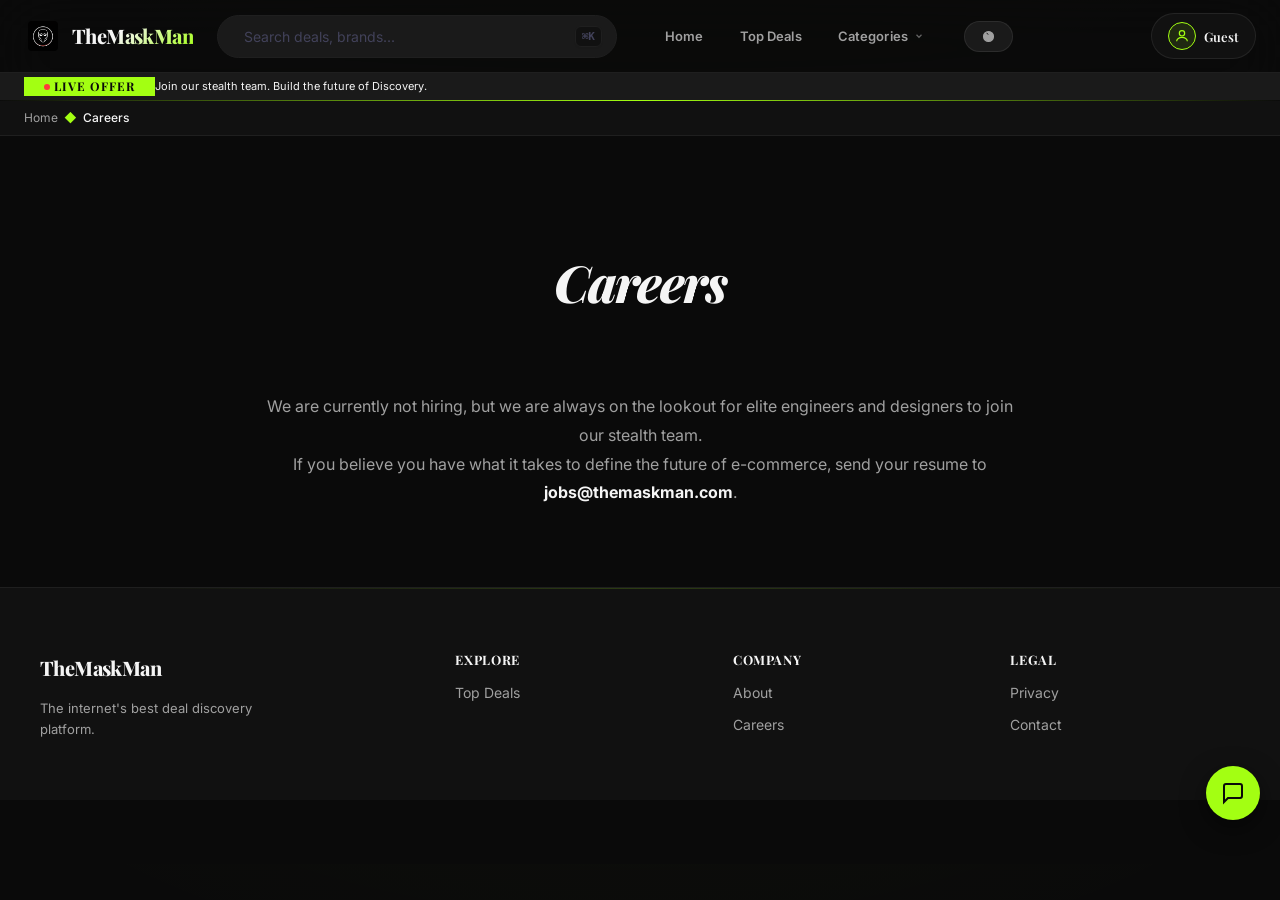
<file: careers.html>
<!DOCTYPE html>
<html lang="en">
<head>
  <meta charset="UTF-8" />
  <meta name="viewport" content="width=device-width, initial-scale=1.0" />
  <meta name="referrer" content="no-referrer">
  <title>Careers – TheMaskMan</title>
  <link rel="preconnect" href="https://fonts.googleapis.com" />
  <link rel="preconnect" href="https://fonts.gstatic.com" crossorigin />
  <link href="https://fonts.googleapis.com/css2?family=Inter:wght@300;400;500;600;700&family=Playfair+Display:ital,wght@0,400;0,600;0,700;1,400;1,600;1,700&display=swap" rel="stylesheet" />
  <link rel="stylesheet" href="style.css" />
  
</head>
<body>
  <script>
    (function() {
      if (localStorage.getItem('tmm_dark') !== 'false') {
        document.body.classList.add('dark');
      }
    })();
  </script>

  <!-- ── FLOATING STICKY PILL ─────────────────────────────────── -->
  <div class="sticky-pill" id="stickyPill" aria-hidden="true">
    <a href="index.html" class="sp-logo" aria-label="Home">
      <img src="maskmannn.png" alt="Logo" width="24" height="24">
    </a>
    <button class="sp-search" id="spSearchBtn" aria-label="Search">
      <svg viewBox="0 0 20 20" fill="none" width="16" height="16">
        <circle cx="8.5" cy="8.5" r="5.5" stroke="currentColor" stroke-width="1.6"/>
        <path d="M13 13l3.5 3.5" stroke="currentColor" stroke-width="1.6" stroke-linecap="round"/>
      </svg>
    </button>
    <button class="sp-saved" id="spSavedBtn" aria-label="Saved Items">
      <svg viewBox="0 0 24 24" fill="none" width="16" height="16">
        <path d="M4.3 4.3a5.9 5.9 0 018.4 0l1.3 1.3 1.3-1.3a5.9 5.9 0 018.4 8.4l-9.7 9.7-9.7-9.7a5.9 5.9 0 010-8.4z" stroke="currentColor" stroke-width="1.8"/>
      </svg>
      <span class="sp-badge" id="spSavedBadge"></span>
    </button>
  </div>

  <!-- ── DESKTOP HEADER ─────────────────────────────────────── -->
  <header class="site-header" id="siteHeader">
    <div class="header-inner">
      <a href="index.html" class="logo" aria-label="TheMaskMan home">
        <span class="logo-icon"><img src="maskmannn.png" alt="Logo" style="width: 30px; height: 30px; border-radius: 4px;"></span>
        <span class="logo-text">TheMaskMan</span>
      </a>
      <button class="header-search-btn" id="searchTriggerBtn" aria-label="Open search">
        <span class="search-icon"><svg viewBox="0 0 20 20" fill="none"><circle cx="8.5" cy="8.5" r="5.5" stroke="currentColor" stroke-width="1.6"/><path d="M13 13l3.5 3.5" stroke="currentColor" stroke-width="1.6" stroke-linecap="round"/></svg></span>
        <span class="search-placeholder">Search deals, brands...</span>
        <kbd class="search-kbd">⌘K</kbd>
      </button>
      <nav class="desktop-nav" id="desktopNav">
        <div class="nav-indicator" id="navIndicator"></div>
        <a href="index.html" class="nav-link">Home</a>
        <a href="index.html#deals-section" class="nav-link">Top Deals</a>
        <div class="nav-item has-mega">
          <button class="nav-link">Categories <svg class="nav-chevron" viewBox="0 0 12 12" width="10"><path d="M3 4.5l3 3 3-3" stroke="currentColor" stroke-width="1.5"/></svg></button>
          <div class="mega-menu">
            <div class="mega-menu-inner">
              <div class="mega-col mega-links">
                <h4 class="mega-heading">Browse Categories</h4>
                <a href="index.html#categories-section" class="mega-link">Electronics</a>
                <a href="index.html#categories-section" class="mega-link">Fashion</a>
                <a href="index.html#categories-section" class="mega-link">Laptops</a>
              </div>
            </div>
          </div>
        </div>
      </nav>
      <button class="mode-toggle" id="modeToggle" aria-label="Toggle theme">
        <svg class="theme-morph-svg" viewBox="0 0 24 24" fill="none" width="18"><circle class="sun-moon-core" cx="12" cy="12" r="5" stroke="currentColor" stroke-width="1.8"/><g class="sun-rays" stroke="currentColor"><line x1="12" y1="2" x2="12" y2="4"/><line x1="12" y1="20" x2="12" y2="22"/><line x1="4.93" y1="4.93" x2="6.34" y2="6.34"/><line x1="17.66" y1="17.66" x2="19.07" y2="19.07"/><line x1="2" y1="12" x2="4" y2="12"/><line x1="20" y1="12" x2="22" y2="12"/><line x1="4.93" y1="19.07" x2="6.34" y2="17.66"/><line x1="17.66" y1="6.34" x2="19.07" y2="4.93"/></g><path class="moon-mask" d="M16 12A4 4 0 0012 8" stroke="currentColor" stroke-width="1.8" opacity="0"/></svg>
      </button>
      <div class="header-account" id="headerAccount">
        <button class="account-toggle" id="accountToggle"><span class="account-avatar" id="accountAvatarIcon"><svg viewBox="0 0 24 24" fill="none" width="20"><circle cx="12" cy="8" r="4" stroke="currentColor" stroke-width="1.8"/><path d="M4 20c0-3.3 3.6-6 8-6s8 2.7 8 6" stroke="currentColor" stroke-width="1.8"/></svg></span><span class="account-label" id="accountLabel">Guest</span></button>
        <div class="account-dropdown" id="accountDropdown">
          <a href="account.html" class="account-item">My Profile</a>
          <div id="accountAuthArea" class="auth-split">
            <a href="user_login.html" class="auth-btn">Log In</a>
            <a href="user_login.html" class="auth-btn auth-signup">Sign Up</a>
          </div>
        </div>
      </div>
    </div>
    <div class="header-ticker" id="headerTicker">
      <span class="ticker-label"><span class="live-dot"></span> LIVE OFFER</span>
      <div class="ticker-track"><div class="ticker-content"><span>Join our stealth team. Build the future of Discovery.</span></div></div>
    </div>
  </header>

  <div class="breadcrumb-bar" id="breadcrumbBar">
    <div class="breadcrumb-inner"><a href="index.html">Home</a><span class="bc-sep">◆</span><span class="bc-item">Careers</span></div>
  </div>

  <main>
    <section class="page-header" style="padding: 120px 24px 60px; max-width: 1280px; margin: 0 auto; text-align: center;">
      <h1 class="hero-title" style="font-size:clamp(36px,4vw,56px)">Careers</h1>
    </section>
    <section class="page-content" style="padding: 0 24px 80px; max-width: 800px; margin: 0 auto; text-align:center; font-size: 16px; color: var(--text-muted); line-height: 1.8;">
      <p>We are currently not hiring, but we are always on the lookout for elite engineers and designers to join our stealth team.</p>
      <p>If you believe you have what it takes to define the future of e-commerce, send your resume to <strong style="color:var(--text)">jobs@themaskman.com</strong>.</p>
    </section>
  </main>

  <footer class="site-footer">
    <div class="footer-inner">
      <div class="footer-brand"><span class="logo-text">TheMaskMan</span><p class="footer-tagline">The internet's best deal discovery platform.</p></div>
      <div class="footer-links">
        <div class="footer-col"><h3 class="footer-col-title">Explore</h3><a href="index.html">Top Deals</a></div>
        <div class="footer-col"><h3 class="footer-col-title">Company</h3><a href="about.html">About</a><a href="careers.html">Careers</a></div>
        <div class="footer-col"><h3 class="footer-col-title">Legal</h3><a href="privacy.html">Privacy</a><a href="contact.html">Contact</a></div>
      </div>
    </div>
  </footer>

  <nav class="mobile-bottom-nav">
    <a href="index.html" class="bottom-nav-item active"><span>Home</span></a>
    <button class="bottom-nav-item" id="mobileMenuBtn"><span>Menu</span></button>
  </nav>

  <div class="search-overlay" id="searchOverlay">
    <div class="search-overlay-inner cmd-palette">
      <div class="cmd-header"><input type="text" id="searchOverlayInput" class="cmd-input" placeholder="Search..."><kbd>ESC</kbd></div>
      <div class="cmd-body" id="cmdBody"></div>
    </div>
  </div>

  <button class="chatbot-fab" id="chatbotFab"><svg viewBox="0 0 24 24" fill="none" stroke="currentColor" stroke-width="2"><path d="M21 15a2 2 0 0 1-2 2H7l-4 4V5a2 2 0 0 1 2-2h14a2 2 0 0 1 2 2z"/></svg></button>
  <div class="chatbot-window" id="chatbotWindow" aria-hidden="true">
    <div class="chatbot-header">
      <div class="chatbot-title">
        <span class="bot-icon">🤖</span> TheMaskMan AI
      </div>
      <button class="chatbot-close nr" id="chatbotClose">✕</button>
    </div>
    <div class="chatbot-body" id="chatbotBody">
      <div class="chat-row bot">
        <div class="chat-msg bot-msg">
          Hi! I'm TheMaskMan AI. Looking for something specific? I can find the best deals or cheaper alternatives for you.
        </div>
      </div>
    </div>
    <div class="chatbot-footer">
      <form id="chatForm">
        <input type="text" id="chatInput" placeholder="Ask about deals..." autocomplete="off" />
        <button type="submit" id="chatSend" class="nr">
          <svg viewBox="0 0 24 24" fill="none" stroke="currentColor" stroke-width="2"><path d="M22 2L11 13M22 2l-7 20-4-9-9-4 20-7z"/></svg>
        </button>
      </form>
    </div>
  </div>

  <script src="index.js"></script>
</body>
</html>
</file>
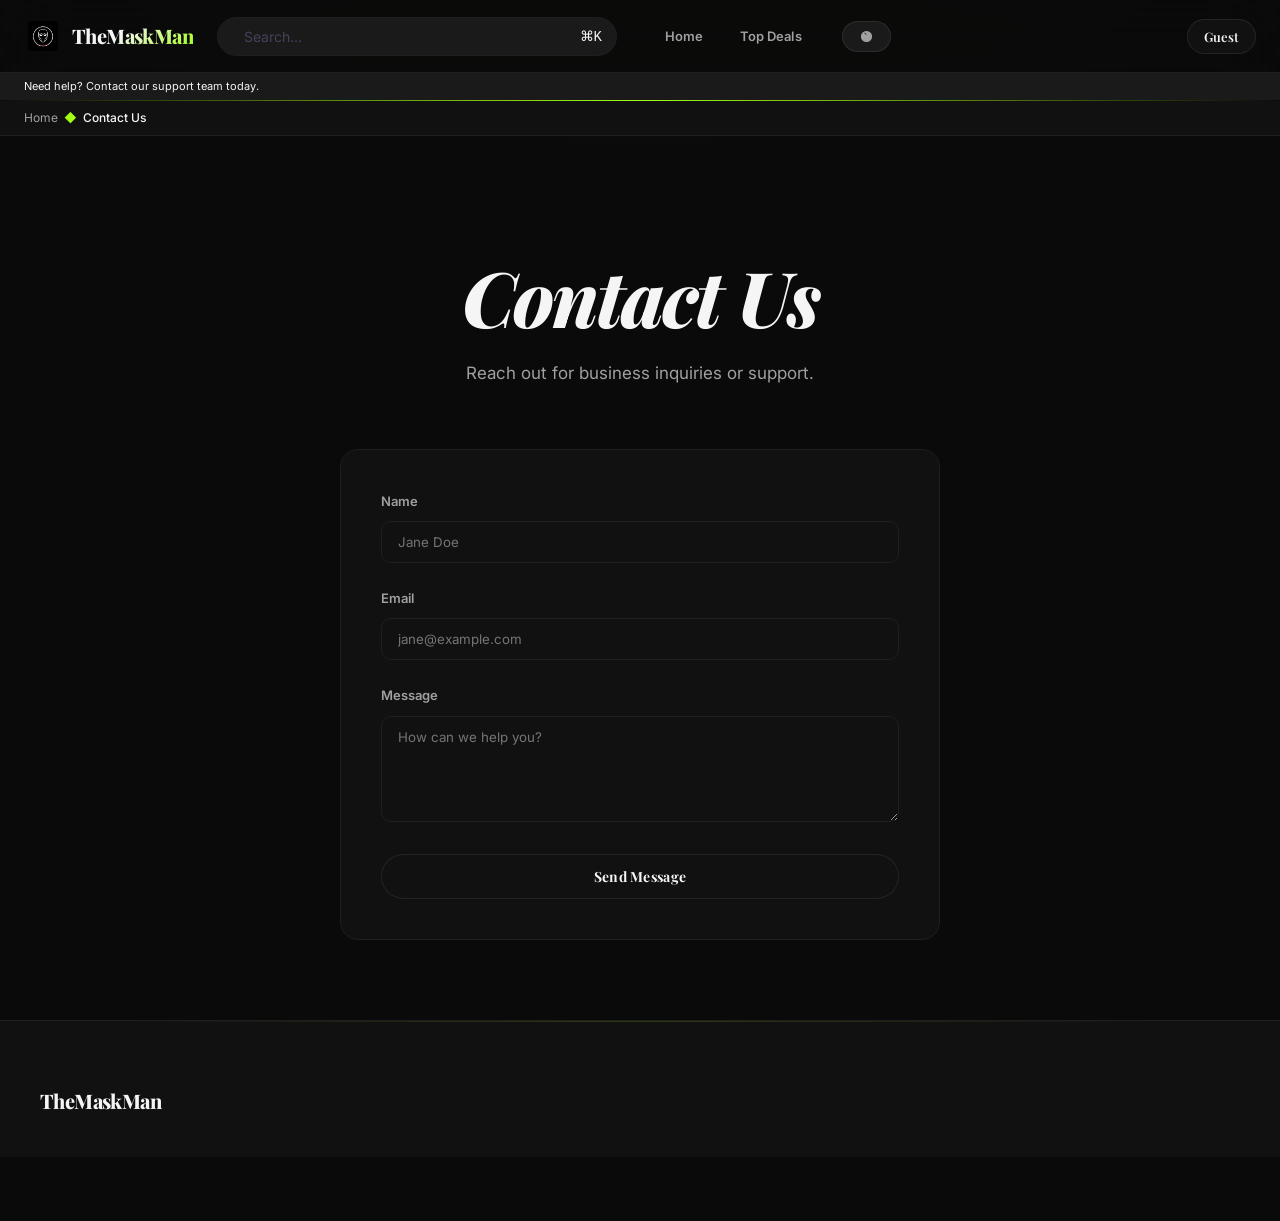
<file: contact.html>
<!DOCTYPE html>
<html lang="en">
<head>
  <meta charset="UTF-8" />
  <meta name="viewport" content="width=device-width, initial-scale=1.0" />
  <meta name="referrer" content="no-referrer">
  <title>Contact Us – TheMaskMan</title>
  <link rel="preconnect" href="https://fonts.googleapis.com" />
  <link rel="preconnect" href="https://fonts.gstatic.com" crossorigin />
  <link href="https://fonts.googleapis.com/css2?family=Inter:wght@300;400;500;600;700&family=Playfair+Display:ital,wght@0,400;0,600;0,700;1,400;1,600;1,700&display=swap" rel="stylesheet" />
  <link rel="stylesheet" href="style.css" />
  
</head>
<body>
  <script>
    (function() {
      if (localStorage.getItem('tmm_dark') !== 'false') {
        document.body.classList.add('dark');
      }
    })();
  </script>

  <!-- ── FLOATING STICKY PILL ── -->
  <div class="sticky-pill" id="stickyPill" aria-hidden="true">
    <a href="index.html" class="sp-logo"><img src="maskmannn.png" alt="Logo" width="24" height="24"></a>
    <button class="sp-saved" id="spSavedBtn" aria-label="Saved Items"><svg viewBox="0 0 24 24" fill="none" width="16"><path d="M4.3 4.3a5.9 5.9 0 018.4 0l1.3 1.3 1.3-1.3a5.9 5.9 0 018.4 8.4l-9.7 9.7-9.7-9.7a5.9 5.9 0 010-8.4z" stroke="currentColor" stroke-width="1.8"/></svg><span class="sp-badge" id="spSavedBadge"></span></button>
  </div>

  <header class="site-header" id="siteHeader">
    <div class="header-inner">
      <a href="index.html" class="logo"><span class="logo-icon"><img src="maskmannn.png" alt="Logo" style="width: 30px; height: 30px; border-radius: 4px;"></span><span class="logo-text">TheMaskMan</span></a>
      <button class="header-search-btn" id="searchTriggerBtn"><span class="search-icon"><svg viewBox="0 0 20 20" fill="none"><circle cx="8.5" cy="8.5" r="5.5" stroke="currentColor" stroke-width="1.6"/><path d="M13 13l3.5 3.5" stroke="currentColor" stroke-width="1.6"/></svg></span><span class="search-placeholder">Search...</span><kbd>⌘K</kbd></button>
      <nav class="desktop-nav" id="desktopNav">
        <div class="nav-indicator" id="navIndicator"></div>
        <a href="index.html" class="nav-link">Home</a>
        <a href="index.html#deals-section" class="nav-link">Top Deals</a>
      </nav>
      <button class="mode-toggle" id="modeToggle"><svg class="theme-morph-svg" viewBox="0 0 24 24" fill="none" width="18"><circle class="sun-moon-core" cx="12" cy="12" r="5" stroke="currentColor" stroke-width="1.8"/><g class="sun-rays" stroke="currentColor"><line x1="12" y1="2" x2="12" y2="4"/><line x1="12" y1="20" x2="12" y2="22"/><line x1="4.93" y1="4.93" x2="6.34" y2="6.34"/><line x1="17.66" y1="17.66" x2="19.07" y2="19.07"/><line x1="2" y1="12" x2="4" y2="12"/><line x1="20" y1="12" x2="22" y2="12"/><line x1="4.93" y1="19.07" x2="6.34" y2="17.66"/><line x1="17.66" y1="6.34" x2="19.07" y2="4.93"/></g><path class="moon-mask" d="M16 12A4 4 0 0012 8" stroke="currentColor" stroke-width="1.8" opacity="0"/></svg></button>
      <div class="header-account" id="headerAccount">
        <button class="account-toggle" id="accountToggle"><span class="account-label" id="accountLabel">Guest</span></button>
        <div class="account-dropdown" id="accountDropdown"><a href="user_login.html" class="account-item">Log In</a></div>
      </div>
    </div>
    <div class="header-ticker" id="headerTicker"><div class="ticker-track"><span>Need help? Contact our support team today.</span></div></div>
  </header>

  <div class="breadcrumb-bar" id="breadcrumbBar">
    <div class="breadcrumb-inner"><a href="index.html">Home</a><span class="bc-sep">◆</span><span class="bc-item">Contact Us</span></div>
  </div>

  <main>
    <style>
    .contact-form { background: var(--bg-card); padding: 40px; border-radius: var(--radius-lg); border: 1px solid var(--border); max-width: 600px; margin: 0 auto;}
    .form-group { margin-bottom: 24px; text-align: left; }
    .form-group label { display: block; font-size: 13px; color: var(--text-muted); font-weight: 600; margin-bottom: 8px; }
    .form-group input, .form-group textarea { width: 100%; border: 1px solid var(--border); background: var(--bg-card-2); color: var(--text); padding: 12px 16px; border-radius: var(--radius-sm); outline: none; transition: 0.3s ease; font-family: var(--font-body); }
    .form-group input:focus, .form-group textarea:focus { border-color: var(--accent); box-shadow: 0 0 0 3px var(--accent-muted); }
    </style>
    <section class="page-header" style="padding: 120px 24px 60px; max-width: 1280px; margin: 0 auto; text-align: center;">
      <h1 class="hero-title">Contact Us</h1>
      <p class="hero-subtitle" style="margin:0 auto">Reach out for business inquiries or support.</p>
    </section>
    <section class="page-content" style="padding: 0 24px 80px; max-width: 800px; margin: 0 auto; font-size: 15px; color: var(--text-muted); line-height: 1.8;">
      <div class="contact-form">
        <div class="form-group">
          <label>Name</label>
          <input type="text" placeholder="Jane Doe" id="contactName" />
        </div>
        <div class="form-group">
          <label>Email</label>
          <input type="email" placeholder="jane@example.com" id="contactEmail" />
        </div>
        <div class="form-group">
          <label>Message</label>
          <textarea rows="5" placeholder="How can we help you?" id="contactMsg"></textarea>
        </div>
        <button class="btn-primary" style="width:100%; justify-content:center;" onclick="alert('Message Sent!')">Send Message</button>
      </div>
    </section>
  </main>

  <footer class="site-footer"><div class="footer-inner"><span class="logo-text">TheMaskMan</span></div></footer>

  <script src="index.js"></script>
</body>
</html>
</file>
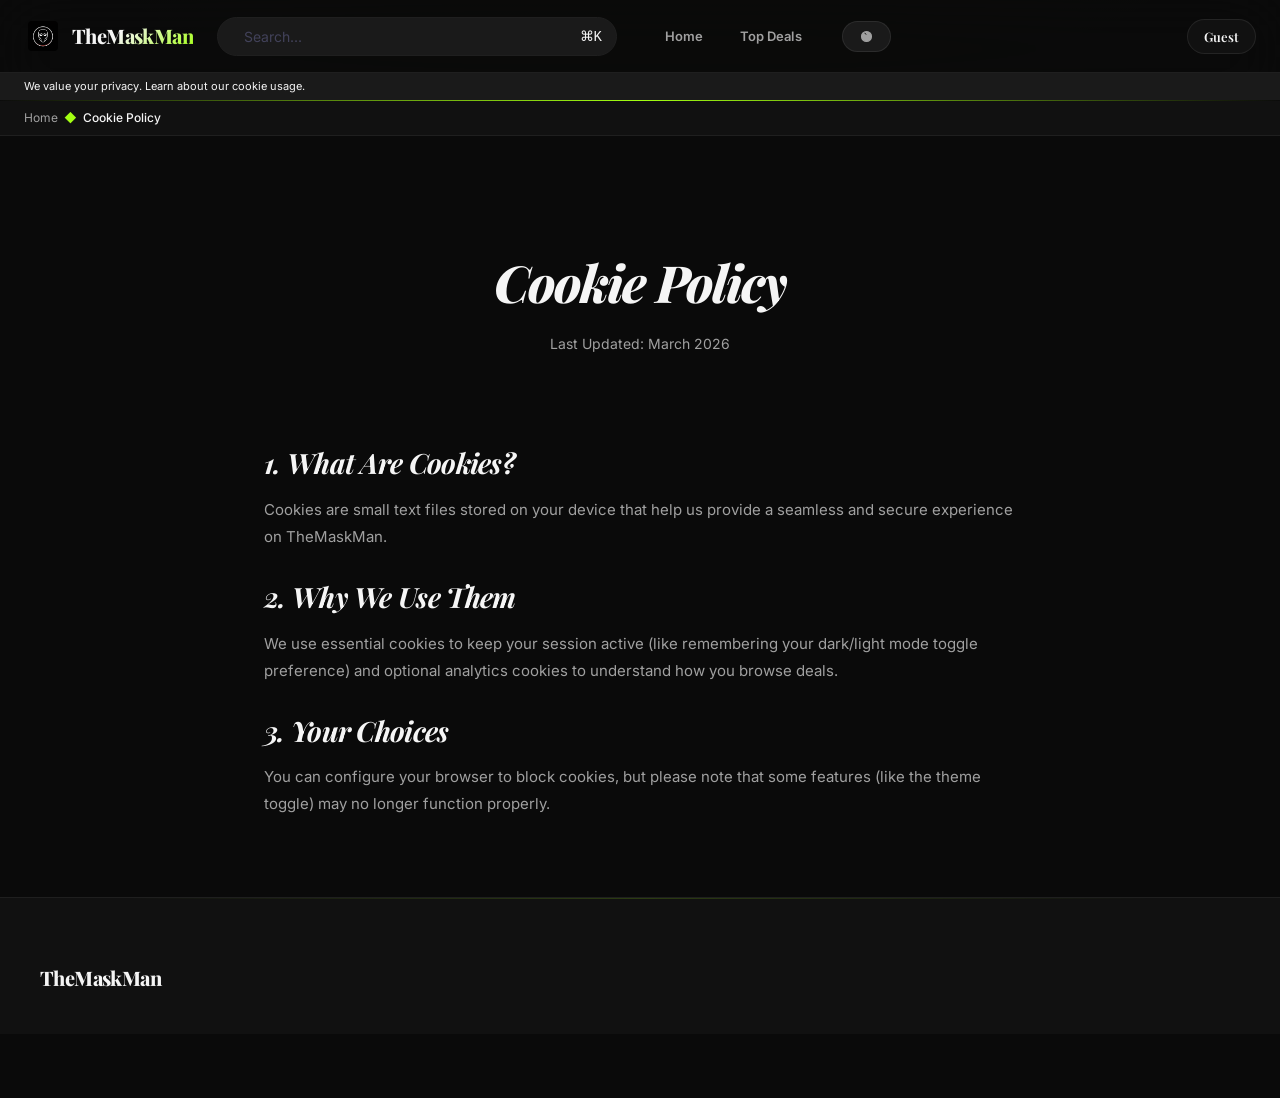
<file: cookie.html>
<!DOCTYPE html>
<html lang="en">
<head>
  <meta charset="UTF-8" />
  <meta name="viewport" content="width=device-width, initial-scale=1.0" />
  <meta name="referrer" content="no-referrer">
  <title>Cookie Policy – TheMaskMan</title>
  <link rel="preconnect" href="https://fonts.googleapis.com" />
  <link rel="preconnect" href="https://fonts.gstatic.com" crossorigin />
  <link href="https://fonts.googleapis.com/css2?family=Inter:wght@300;400;500;600;700&family=Playfair+Display:ital,wght@0,400;0,600;0,700;1,400;1,600;1,700&display=swap" rel="stylesheet" />
  <link rel="stylesheet" href="style.css" />
  
</head>
<body>
  <script>
    (function() {
      if (localStorage.getItem('tmm_dark') !== 'false') {
        document.body.classList.add('dark');
      }
    })();
  </script>

  <!-- ── FLOATING STICKY PILL ── -->
  <div class="sticky-pill" id="stickyPill" aria-hidden="true">
    <a href="index.html" class="sp-logo"><img src="maskmannn.png" alt="Logo" width="24" height="24"></a>
    <button class="sp-search" id="spSearchBtn"><svg viewBox="0 0 20 20" fill="none" width="16"><circle cx="8.5" cy="8.5" r="5.5" stroke="currentColor" stroke-width="1.6"/><path d="M13 13l3.5 3.5" stroke="currentColor" stroke-width="1.6"/></svg></button>
    <button class="sp-saved" id="spSavedBtn" aria-label="Saved Items"><svg viewBox="0 0 24 24" fill="none" width="16"><path d="M4.3 4.3a5.9 5.9 0 018.4 0l1.3 1.3 1.3-1.3a5.9 5.9 0 018.4 8.4l-9.7 9.7-9.7-9.7a5.9 5.9 0 010-8.4z" stroke="currentColor" stroke-width="1.8"/></svg><span class="sp-badge" id="spSavedBadge"></span></button>
  </div>

  <header class="site-header" id="siteHeader">
    <div class="header-inner">
      <a href="index.html" class="logo"><span class="logo-icon"><img src="maskmannn.png" alt="Logo" style="width: 30px; height: 30px; border-radius: 4px;"></span><span class="logo-text">TheMaskMan</span></a>
      <button class="header-search-btn" id="searchTriggerBtn"><span class="search-icon"><svg viewBox="0 0 20 20" fill="none"><circle cx="8.5" cy="8.5" r="5.5" stroke="currentColor" stroke-width="1.6"/><path d="M13 13l3.5 3.5" stroke="currentColor" stroke-width="1.6"/></svg></span><span class="search-placeholder">Search...</span><kbd>⌘K</kbd></button>
      <nav class="desktop-nav" id="desktopNav">
        <div class="nav-indicator" id="navIndicator"></div>
        <a href="index.html" class="nav-link">Home</a>
        <a href="index.html#deals-section" class="nav-link">Top Deals</a>
      </nav>
      <button class="mode-toggle" id="modeToggle"><svg class="theme-morph-svg" viewBox="0 0 24 24" fill="none" width="18"><circle class="sun-moon-core" cx="12" cy="12" r="5" stroke="currentColor" stroke-width="1.8"/><g class="sun-rays" stroke="currentColor"><line x1="12" y1="2" x2="12" y2="4"/><line x1="12" y1="20" x2="12" y2="22"/><line x1="4.93" y1="4.93" x2="6.34" y2="6.34"/><line x1="17.66" y1="17.66" x2="19.07" y2="19.07"/><line x1="2" y1="12" x2="4" y2="12"/><line x1="20" y1="12" x2="22" y2="12"/><line x1="4.93" y1="19.07" x2="6.34" y2="17.66"/><line x1="17.66" y1="6.34" x2="19.07" y2="4.93"/></g><path class="moon-mask" d="M16 12A4 4 0 0012 8" stroke="currentColor" stroke-width="1.8" opacity="0"/></svg></button>
      <div class="header-account" id="headerAccount">
        <button class="account-toggle" id="accountToggle"><span class="account-label" id="accountLabel">Guest</span></button>
        <div class="account-dropdown" id="accountDropdown"><a href="user_login.html" class="account-item">Log In</a></div>
      </div>
    </div>
    <div class="header-ticker" id="headerTicker"><div class="ticker-track"><span>We value your privacy. Learn about our cookie usage.</span></div></div>
  </header>

  <div class="breadcrumb-bar" id="breadcrumbBar">
    <div class="breadcrumb-inner"><a href="index.html">Home</a><span class="bc-sep">◆</span><span class="bc-item">Cookie Policy</span></div>
  </div>

  <main>
    <section class="page-header" style="padding: 120px 24px 60px; max-width: 1280px; margin: 0 auto; text-align: center;">
      <h1 class="hero-title" style="font-size:clamp(36px,4vw,56px)">Cookie Policy</h1>
      <p class="hero-subtitle" style="margin:0 auto; font-size: 14px;">Last Updated: March 2026</p>
    </section>
    <section class="page-content" style="padding: 0 24px 80px; max-width: 800px; margin: 0 auto; font-size: 15px; color: var(--text-muted); line-height: 1.8;">
      <h2 style="color: var(--text); font-family: var(--font-display); font-size: 28px; margin: 30px 0 16px; font-style: italic;">1. What Are Cookies?</h2>
      <p>Cookies are small text files stored on your device that help us provide a seamless and secure experience on TheMaskMan.</p>
      <h2 style="color: var(--text); font-family: var(--font-display); font-size: 28px; margin: 30px 0 16px; font-style: italic;">2. Why We Use Them</h2>
      <p>We use essential cookies to keep your session active (like remembering your dark/light mode toggle preference) and optional analytics cookies to understand how you browse deals.</p>
      <h2 style="color: var(--text); font-family: var(--font-display); font-size: 28px; margin: 30px 0 16px; font-style: italic;">3. Your Choices</h2>
      <p>You can configure your browser to block cookies, but please note that some features (like the theme toggle) may no longer function properly.</p>
    </section>
  </main>

  <footer class="site-footer"><div class="footer-inner"><span class="logo-text">TheMaskMan</span></div></footer>

  <script src="index.js"></script>
</body>
</html>
</file>
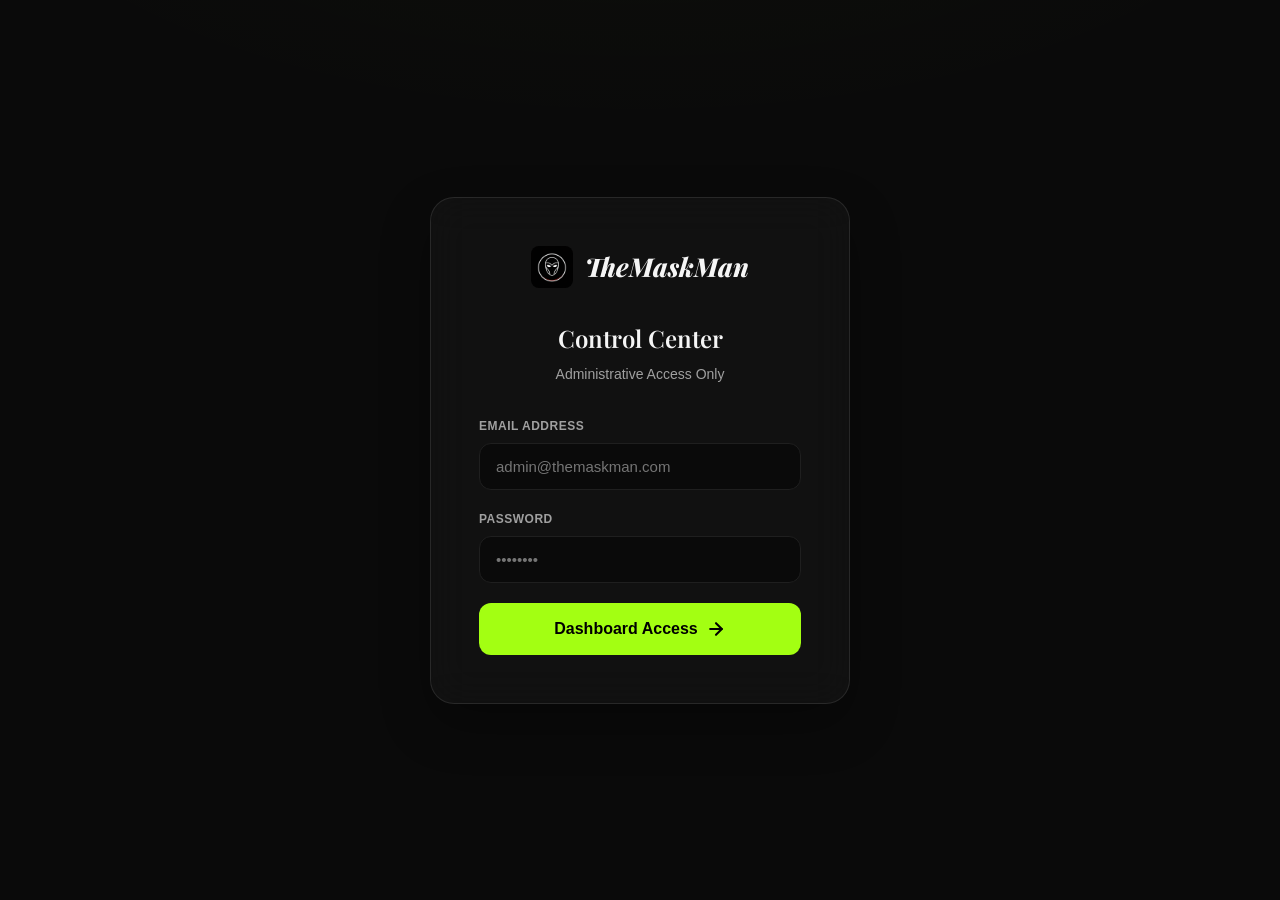
<file: login.html>
<!DOCTYPE html>
<html lang="en">
<head>
<meta charset="UTF-8"/>
<meta name="viewport" content="width=device-width,initial-scale=1"/>
<title>TheMaskMan — Admin Login</title>
<link rel="preconnect" href="https://fonts.googleapis.com"/>
<link href="https://fonts.googleapis.com/css2?family=Outfit:wght@300;400;500;600;700&family=Playfair+Display:ital,wght@0,600;1,600&display=swap" rel="stylesheet"/>
<link rel="stylesheet" href="admin.css" />
<style>
  :root {
    --glass: rgba(255, 255, 255, 0.03);
    --glass-border: rgba(255, 255, 255, 0.1);
  }
  html.dark :root {
    --glass: rgba(0, 0, 0, 0.4);
    --glass-border: rgba(255, 255, 255, 0.05);
  }

  body {
    margin: 0;
    padding: 0;
    height: 100vh;
    display: flex;
    align-items: center;
    justify-content: center;
    background: var(--bg);
    font-family: var(--font-main);
    overflow: hidden;
  }

  /* Animated Subtle Background */
  .bg-glow {
    position: absolute;
    width: 600px;
    height: 600px;
    background: radial-gradient(circle, var(--accent-faint) 0%, transparent 70%);
    top: -200px;
    right: -200px;
    z-index: 0;
    filter: blur(80px);
    animation: pulse 12s infinite alternate;
  }
  @keyframes pulse {
    0% { transform: scale(1) translate(0, 0); }
    100% { transform: scale(1.2) translate(-50px, 50px); }
  }

  .login-card {
    position: relative;
    z-index: 10;
    width: 100%;
    max-width: 420px;
    padding: 48px;
    background: var(--glass);
    backdrop-filter: blur(20px);
    -webkit-backdrop-filter: blur(20px);
    border: 1px solid var(--glass-border);
    border-radius: 24px;
    box-shadow: 0 20px 50px rgba(0,0,0,0.3);
    text-align: center;
    animation: slideIn 0.8s cubic-bezier(0.16, 1, 0.3, 1);
  }
  @keyframes slideIn {
    0% { opacity: 0; transform: translateY(30px) scale(0.95); }
    100% { opacity: 1; transform: translateY(0) scale(1); }
  }

  .login-logo {
    display: inline-flex;
    align-items: center;
    gap: 12px;
    margin-bottom: 32px;
  }
  .login-logo img { width: 42px; height: 42px; border-radius: 8px; }
  .login-logo span { 
    font-family: var(--font-display); 
    font-size: 26px; 
    font-weight: 800; 
    font-style: italic;
    color: var(--text);
  }

  .login-title {
    font-family: var(--font-display);
    font-size: 24px;
    font-weight: 600;
    color: var(--text);
    margin-bottom: 8px;
  }
  .login-sub {
    font-size: 14px;
    color: var(--text-muted);
    margin-bottom: 32px;
  }

  .field { text-align: left; margin-bottom: 20px; }
  .field label { display: block; font-size: 12px; font-weight: 600; color: var(--text-muted); margin-bottom: 8px; text-transform: uppercase; letter-spacing: 0.5px; }
  .field input {
    width: 100%;
    padding: 14px 16px;
    background: var(--bg);
    border: 1px solid var(--border);
    border-radius: 12px;
    color: var(--text);
    font-family: var(--font-main);
    font-size: 15px;
    box-sizing: border-box;
    transition: all 0.2s;
  }
  .field input:focus {
    outline: none;
    border-color: var(--accent);
    box-shadow: 0 0 0 4px var(--accent-faint);
  }

  .btn-login {
    width: 100%;
    padding: 16px;
    background: var(--accent);
    color: #000;
    border: none;
    border-radius: 12px;
    font-size: 16px;
    font-weight: 700;
    cursor: pointer;
    transition: all 0.3s cubic-bezier(0.16, 1, 0.3, 1);
    margin-top: 12px;
    display: flex;
    align-items: center;
    justify-content: center;
    gap: 8px;
  }
  .btn-login:hover { transform: translateY(-2px); box-shadow: 0 10px 20px var(--accent-faint); }
  .btn-login:active { transform: translateY(0); }
  .btn-login:disabled { opacity: 0.6; cursor: wait; }

  .msg-err {
    margin-top: 16px;
    padding: 12px;
    background: rgba(239, 68, 68, 0.1);
    border: 1px solid rgba(239, 68, 68, 0.2);
    border-radius: 8px;
    color: #ef4444;
    font-size: 13px;
    display: none;
  }

  #toast {
    position: fixed; top: 32px; right: 32px;
    padding: 16px 24px;
    background: #000; color: #fff;
    border: 1px solid var(--glass-border);
    border-radius: 12px;
    font-size: 14px; font-weight: 600;
    transform: translateX(120%);
    transition: transform 0.4s cubic-bezier(0.16, 1, 0.3, 1);
    z-index: 1000;
  }
  #toast.show { transform: translateX(0); }
</style>

</head>
<body>
  <script>
    (function() {
      if (localStorage.getItem('tmm_dark') !== 'false') {
        document.body.classList.add('dark');
      }
    })();
  </script>

<div class="bg-glow"></div>

<div class="login-card">
  <div class="login-logo">
    <img src="maskmannn.png" alt="Logo">
    <span>TheMaskMan</span>
  </div>
  
  <div class="login-title">Control Center</div>
  <div class="login-sub">Administrative Access Only</div>

  <form id="loginForm" onsubmit="handleLogin(event)">
    <div class="field">
      <label>Email Address</label>
      <input type="email" id="email" required placeholder="admin@themaskman.com" autocomplete="email">
    </div>
    <div class="field">
      <label>Password</label>
      <input type="password" id="password" required placeholder="••••••••" autocomplete="current-password">
    </div>
    
    <div id="loginErr" class="msg-err"></div>

    <button type="submit" id="loginBtn" class="btn-login">
      <span>Dashboard Access</span>
      <svg width="20" height="20" viewBox="0 0 24 24" fill="none" stroke="currentColor" stroke-width="2.5" stroke-linecap="round" stroke-linejoin="round"><line x1="5" y1="12" x2="19" y2="12"></line><polyline points="12 5 19 12 12 19"></polyline></svg>
    </button>
  </form>
</div>

<div id="toast"></div>

<script>
const API = window.location.hostname === 'localhost' || window.location.hostname === '127.0.0.1'
  ? `http://${window.location.hostname}:8000/api`
  : `${window.location.origin}/api`;

async function handleLogin(e) {
  e.preventDefault();
  const email = document.getElementById('email').value;
  const password = document.getElementById('password').value;
  const btn = document.getElementById('loginBtn');
  const err = document.getElementById('loginErr');

  err.style.display = 'none';
  btn.disabled = true;
  btn.querySelector('span').textContent = 'Verifying Authenticity...';

  try {
    const r = await fetch(`${API}/auth/login`, {
      method: 'POST',
      headers: { 'Content-Type': 'application/json' },
      body: JSON.stringify({ email, password })
    });
    const d = await r.json();

    if (r.ok && d.access_token) {
      localStorage.setItem('tmm_admin_token', d.access_token);
      localStorage.setItem('tmm_admin_user', JSON.stringify(d.user));
      toast('✅ Authentication Successful. Redirecting...');
      setTimeout(() => { window.location.href = 'admin.html'; }, 1000);
    } else {
      err.textContent = d.detail || 'Access Denied: Invalid Credentials';
      err.style.display = 'block';
      btn.disabled = false;
      btn.querySelector('span').textContent = 'Dashboard Access';
    }
  } catch (e) {
    err.textContent = 'Connection Error: Dashboard unreachable';
    err.style.display = 'block';
    btn.disabled = false;
    btn.querySelector('span').textContent = 'Dashboard Access';
  }
}

function toast(msg) {
  const t = document.getElementById('toast');
  t.textContent = msg;
  t.classList.add('show');
  setTimeout(() => t.classList.remove('show'), 3000);
}
</script>

</body>
</html>
</file>
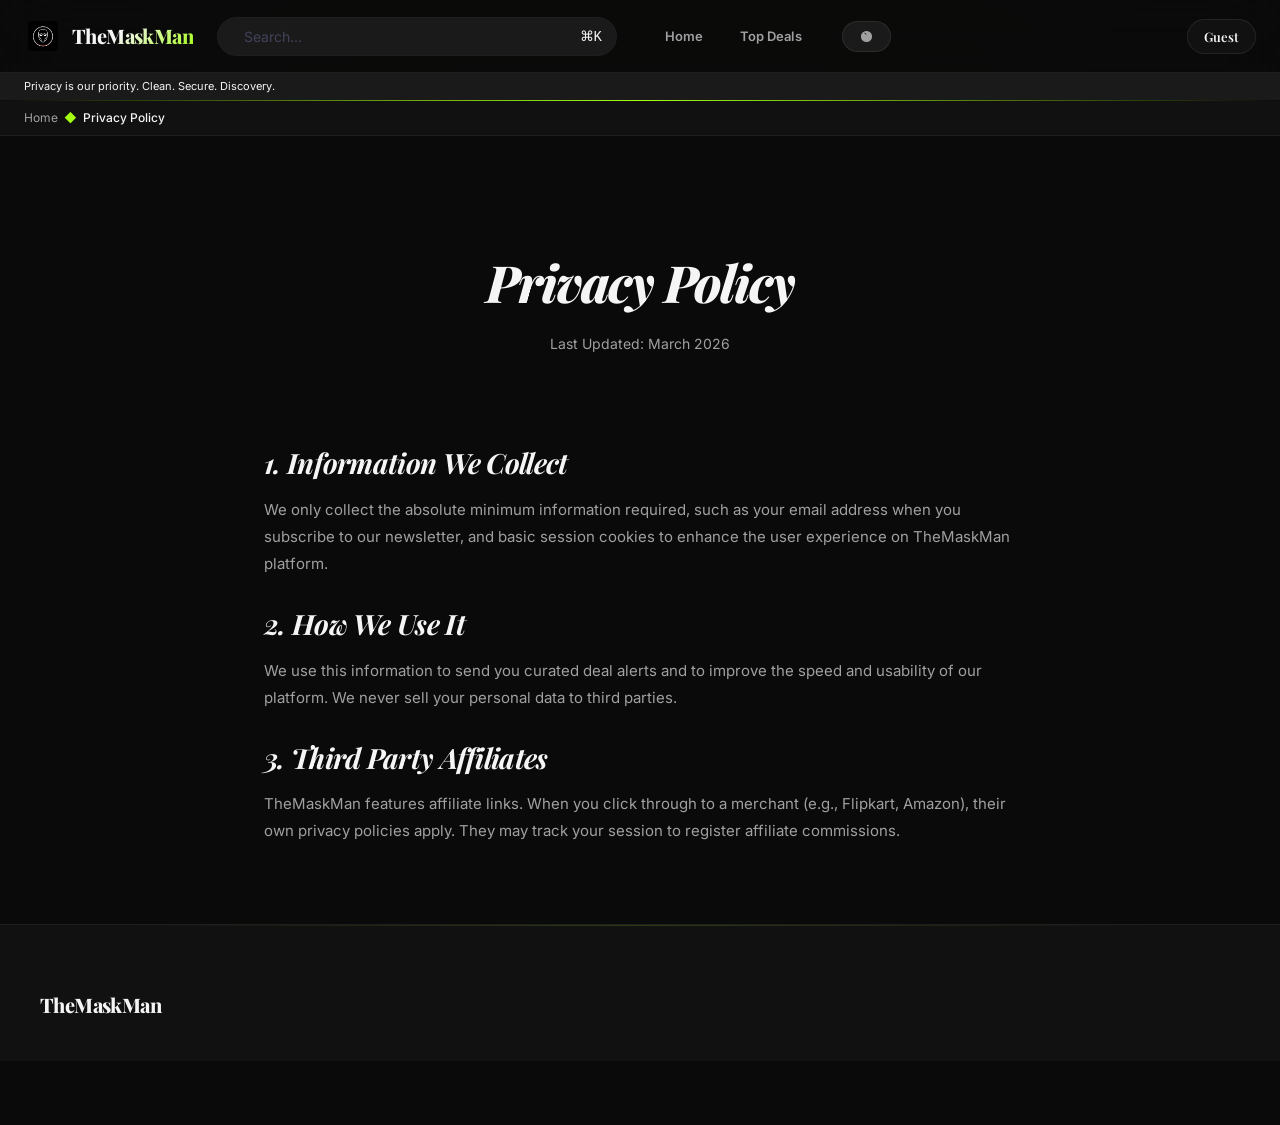
<file: privacy.html>
<!DOCTYPE html>
<html lang="en">
<head>
  <meta charset="UTF-8" />
  <meta name="viewport" content="width=device-width, initial-scale=1.0" />
  <meta name="referrer" content="no-referrer">
  <title>Privacy Policy – TheMaskMan</title>
  <link rel="preconnect" href="https://fonts.googleapis.com" />
  <link rel="preconnect" href="https://fonts.gstatic.com" crossorigin />
  <link href="https://fonts.googleapis.com/css2?family=Inter:wght@300;400;500;600;700&family=Playfair+Display:ital,wght@0,400;0,600;0,700;1,400;1,600;1,700&display=swap" rel="stylesheet" />
  <link rel="stylesheet" href="style.css" />
  
</head>
<body>
  <script>
    (function() {
      if (localStorage.getItem('tmm_dark') !== 'false') {
        document.body.classList.add('dark');
      }
    })();
  </script>

  <!-- ── FLOATING STICKY PILL ── -->
  <div class="sticky-pill" id="stickyPill" aria-hidden="true">
    <a href="index.html" class="sp-logo"><img src="maskmannn.png" alt="Logo" width="24" height="24"></a>
    <button class="sp-search" id="spSearchBtn"><svg viewBox="0 0 20 20" fill="none" width="16"><circle cx="8.5" cy="8.5" r="5.5" stroke="currentColor" stroke-width="1.6"/><path d="M13 13l3.5 3.5" stroke="currentColor" stroke-width="1.6"/></svg></button>
    <button class="sp-saved" id="spSavedBtn" aria-label="Saved Items"><svg viewBox="0 0 24 24" fill="none" width="16"><path d="M4.3 4.3a5.9 5.9 0 018.4 0l1.3 1.3 1.3-1.3a5.9 5.9 0 018.4 8.4l-9.7 9.7-9.7-9.7a5.9 5.9 0 010-8.4z" stroke="currentColor" stroke-width="1.8"/></svg><span class="sp-badge" id="spSavedBadge"></span></button>
  </div>

  <header class="site-header" id="siteHeader">
    <div class="header-inner">
      <a href="index.html" class="logo"><span class="logo-icon"><img src="maskmannn.png" alt="Logo" style="width: 30px; height: 30px; border-radius: 4px;"></span><span class="logo-text">TheMaskMan</span></a>
      <button class="header-search-btn" id="searchTriggerBtn"><span class="search-icon"><svg viewBox="0 0 20 20" fill="none"><circle cx="8.5" cy="8.5" r="5.5" stroke="currentColor" stroke-width="1.6"/><path d="M13 13l3.5 3.5" stroke="currentColor" stroke-width="1.6"/></svg></span><span class="search-placeholder">Search...</span><kbd>⌘K</kbd></button>
      <nav class="desktop-nav" id="desktopNav">
        <div class="nav-indicator" id="navIndicator"></div>
        <a href="index.html" class="nav-link">Home</a>
        <a href="index.html#deals-section" class="nav-link">Top Deals</a>
      </nav>
      <button class="mode-toggle" id="modeToggle"><svg class="theme-morph-svg" viewBox="0 0 24 24" fill="none" width="18"><circle class="sun-moon-core" cx="12" cy="12" r="5" stroke="currentColor" stroke-width="1.8"/><g class="sun-rays" stroke="currentColor"><line x1="12" y1="2" x2="12" y2="4"/><line x1="12" y1="20" x2="12" y2="22"/><line x1="4.93" y1="4.93" x2="6.34" y2="6.34"/><line x1="17.66" y1="17.66" x2="19.07" y2="19.07"/><line x1="2" y1="12" x2="4" y2="12"/><line x1="20" y1="12" x2="22" y2="12"/><line x1="4.93" y1="19.07" x2="6.34" y2="17.66"/><line x1="17.66" y1="6.34" x2="19.07" y2="4.93"/></g><path class="moon-mask" d="M16 12A4 4 0 0012 8" stroke="currentColor" stroke-width="1.8" opacity="0"/></svg></button>
      <div class="header-account" id="headerAccount">
        <button class="account-toggle" id="accountToggle"><span class="account-label" id="accountLabel">Guest</span></button>
        <div class="account-dropdown" id="accountDropdown"><a href="user_login.html" class="account-item">Log In</a></div>
      </div>
    </div>
    <div class="header-ticker" id="headerTicker"><div class="ticker-track"><span>Privacy is our priority. Clean. Secure. Discovery.</span></div></div>
  </header>

  <div class="breadcrumb-bar" id="breadcrumbBar">
    <div class="breadcrumb-inner"><a href="index.html">Home</a><span class="bc-sep">◆</span><span class="bc-item">Privacy Policy</span></div>
  </div>

  <main>
    <section class="page-header" style="padding: 120px 24px 60px; max-width: 1280px; margin: 0 auto; text-align: center;">
      <h1 class="hero-title" style="font-size:clamp(36px,4vw,56px)">Privacy Policy</h1>
      <p class="hero-subtitle" style="margin:0 auto; font-size: 14px;">Last Updated: March 2026</p>
    </section>
    <section class="page-content" style="padding: 0 24px 80px; max-width: 800px; margin: 0 auto; font-size: 15px; color: var(--text-muted); line-height: 1.8;">
      <h2 style="color: var(--text); font-family: var(--font-display); font-size: 28px; margin: 30px 0 16px; font-style: italic;">1. Information We Collect</h2>
      <p>We only collect the absolute minimum information required, such as your email address when you subscribe to our newsletter, and basic session cookies to enhance the user experience on TheMaskMan platform.</p>
      <h2 style="color: var(--text); font-family: var(--font-display); font-size: 28px; margin: 30px 0 16px; font-style: italic;">2. How We Use It</h2>
      <p>We use this information to send you curated deal alerts and to improve the speed and usability of our platform. We never sell your personal data to third parties.</p>
      <h2 style="color: var(--text); font-family: var(--font-display); font-size: 28px; margin: 30px 0 16px; font-style: italic;">3. Third Party Affiliates</h2>
      <p>TheMaskMan features affiliate links. When you click through to a merchant (e.g., Flipkart, Amazon), their own privacy policies apply. They may track your session to register affiliate commissions.</p>
    </section>
  </main>

  <footer class="site-footer"><div class="footer-inner"><span class="logo-text">TheMaskMan</span></div></footer>

  <script src="index.js"></script>
</body>
</html>
</file>
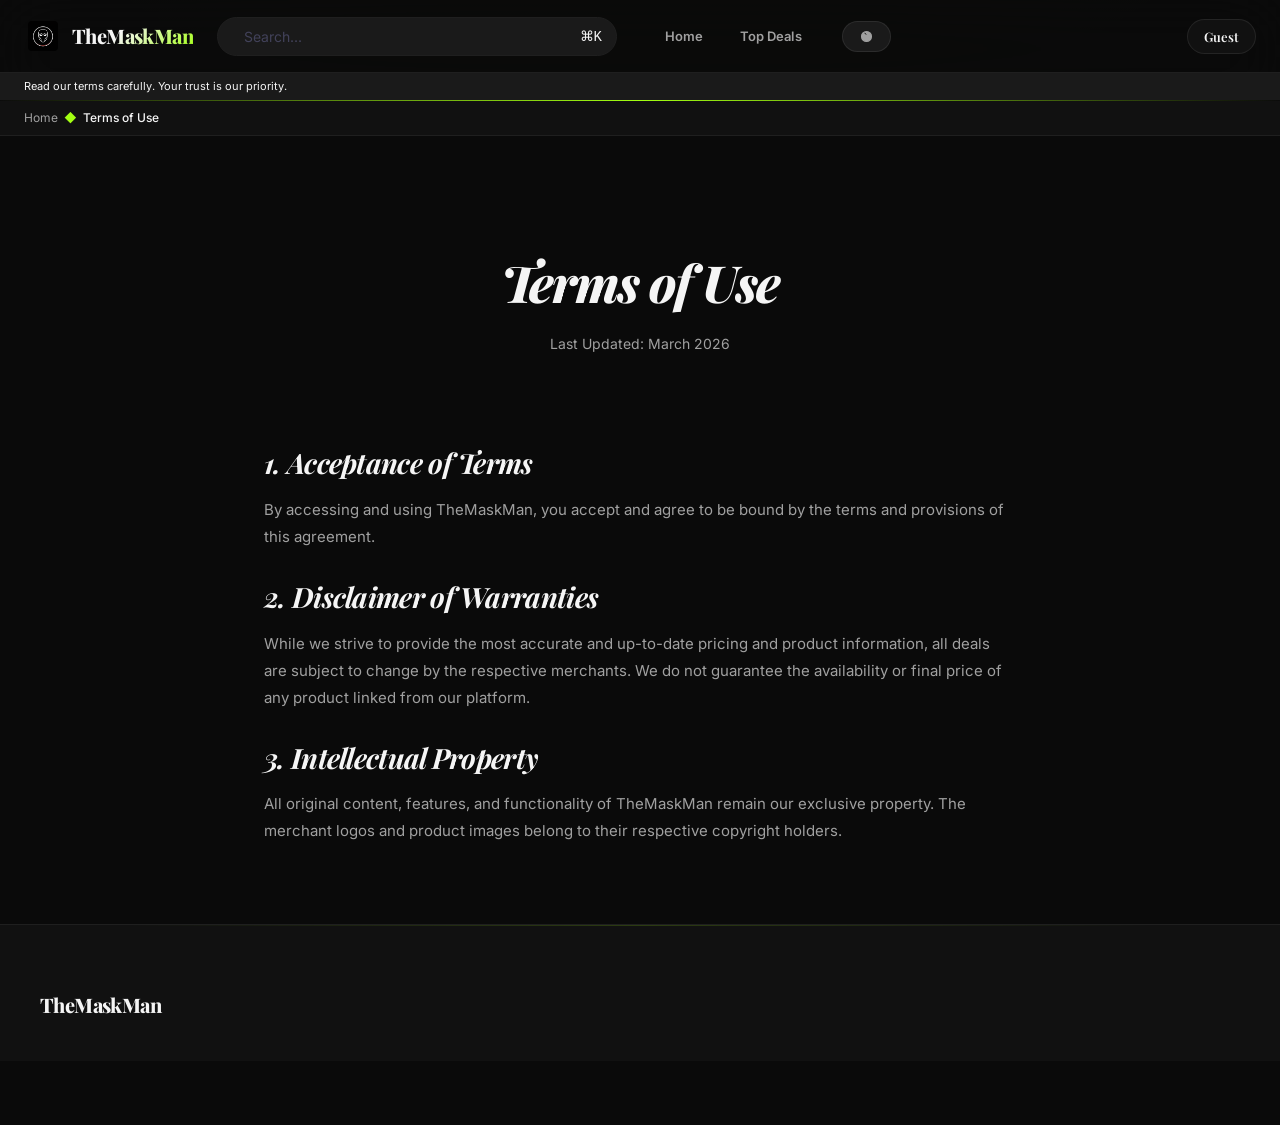
<file: terms.html>
<!DOCTYPE html>
<html lang="en">
<head>
  <meta charset="UTF-8" />
  <meta name="viewport" content="width=device-width, initial-scale=1.0" />
  <meta name="referrer" content="no-referrer">
  <title>Terms of Use – TheMaskMan</title>
  <link rel="preconnect" href="https://fonts.googleapis.com" />
  <link rel="preconnect" href="https://fonts.gstatic.com" crossorigin />
  <link href="https://fonts.googleapis.com/css2?family=Inter:wght@300;400;500;600;700&family=Playfair+Display:ital,wght@0,400;0,600;0,700;1,400;1,600;1,700&display=swap" rel="stylesheet" />
  <link rel="stylesheet" href="style.css" />
  
</head>
<body>
  <script>
    (function() {
      if (localStorage.getItem('tmm_dark') !== 'false') {
        document.body.classList.add('dark');
      }
    })();
  </script>

  <!-- ── FLOATING STICKY PILL ── -->
  <div class="sticky-pill" id="stickyPill" aria-hidden="true">
    <a href="index.html" class="sp-logo"><img src="maskmannn.png" alt="Logo" width="24" height="24"></a>
    <button class="sp-search" id="spSearchBtn"><svg viewBox="0 0 20 20" fill="none" width="16"><circle cx="8.5" cy="8.5" r="5.5" stroke="currentColor" stroke-width="1.6"/><path d="M13 13l3.5 3.5" stroke="currentColor" stroke-width="1.6"/></svg></button>
    <button class="sp-saved" id="spSavedBtn" aria-label="Saved Items"><svg viewBox="0 0 24 24" fill="none" width="16"><path d="M4.3 4.3a5.9 5.9 0 018.4 0l1.3 1.3 1.3-1.3a5.9 5.9 0 018.4 8.4l-9.7 9.7-9.7-9.7a5.9 5.9 0 010-8.4z" stroke="currentColor" stroke-width="1.8"/></svg><span class="sp-badge" id="spSavedBadge"></span></button>
  </div>

  <header class="site-header" id="siteHeader">
    <div class="header-inner">
      <a href="index.html" class="logo"><span class="logo-icon"><img src="maskmannn.png" alt="Logo" style="width: 30px; height: 30px; border-radius: 4px;"></span><span class="logo-text">TheMaskMan</span></a>
      <button class="header-search-btn" id="searchTriggerBtn"><span class="search-icon"><svg viewBox="0 0 20 20" fill="none"><circle cx="8.5" cy="8.5" r="5.5" stroke="currentColor" stroke-width="1.6"/><path d="M13 13l3.5 3.5" stroke="currentColor" stroke-width="1.6"/></svg></span><span class="search-placeholder">Search...</span><kbd>⌘K</kbd></button>
      <nav class="desktop-nav" id="desktopNav">
        <div class="nav-indicator" id="navIndicator"></div>
        <a href="index.html" class="nav-link">Home</a>
        <a href="index.html#deals-section" class="nav-link">Top Deals</a>
      </nav>
      <button class="mode-toggle" id="modeToggle"><svg class="theme-morph-svg" viewBox="0 0 24 24" fill="none" width="18"><circle class="sun-moon-core" cx="12" cy="12" r="5" stroke="currentColor" stroke-width="1.8"/><g class="sun-rays" stroke="currentColor"><line x1="12" y1="2" x2="12" y2="4"/><line x1="12" y1="20" x2="12" y2="22"/><line x1="4.93" y1="4.93" x2="6.34" y2="6.34"/><line x1="17.66" y1="17.66" x2="19.07" y2="19.07"/><line x1="2" y1="12" x2="4" y2="12"/><line x1="20" y1="12" x2="22" y2="12"/><line x1="4.93" y1="19.07" x2="6.34" y2="17.66"/><line x1="17.66" y1="6.34" x2="19.07" y2="4.93"/></g><path class="moon-mask" d="M16 12A4 4 0 0012 8" stroke="currentColor" stroke-width="1.8" opacity="0"/></svg></button>
      <div class="header-account" id="headerAccount">
        <button class="account-toggle" id="accountToggle"><span class="account-label" id="accountLabel">Guest</span></button>
        <div class="account-dropdown" id="accountDropdown"><a href="user_login.html" class="account-item">Log In</a></div>
      </div>
    </div>
    <div class="header-ticker" id="headerTicker"><div class="ticker-track"><span>Read our terms carefully. Your trust is our priority.</span></div></div>
  </header>

  <div class="breadcrumb-bar" id="breadcrumbBar">
    <div class="breadcrumb-inner"><a href="index.html">Home</a><span class="bc-sep">◆</span><span class="bc-item">Terms of Use</span></div>
  </div>

  <main>
    <section class="page-header" style="padding: 120px 24px 60px; max-width: 1280px; margin: 0 auto; text-align: center;">
      <h1 class="hero-title" style="font-size:clamp(36px,4vw,56px)">Terms of Use</h1>
      <p class="hero-subtitle" style="margin:0 auto; font-size: 14px;">Last Updated: March 2026</p>
    </section>
    <section class="page-content" style="padding: 0 24px 80px; max-width: 800px; margin: 0 auto; font-size: 15px; color: var(--text-muted); line-height: 1.8;">
      <h2 style="color: var(--text); font-family: var(--font-display); font-size: 28px; margin: 30px 0 16px; font-style: italic;">1. Acceptance of Terms</h2>
      <p>By accessing and using TheMaskMan, you accept and agree to be bound by the terms and provisions of this agreement.</p>
      <h2 style="color: var(--text); font-family: var(--font-display); font-size: 28px; margin: 30px 0 16px; font-style: italic;">2. Disclaimer of Warranties</h2>
      <p>While we strive to provide the most accurate and up-to-date pricing and product information, all deals are subject to change by the respective merchants. We do not guarantee the availability or final price of any product linked from our platform.</p>
      <h2 style="color: var(--text); font-family: var(--font-display); font-size: 28px; margin: 30px 0 16px; font-style: italic;">3. Intellectual Property</h2>
      <p>All original content, features, and functionality of TheMaskMan remain our exclusive property. The merchant logos and product images belong to their respective copyright holders.</p>
    </section>
  </main>

  <footer class="site-footer"><div class="footer-inner"><span class="logo-text">TheMaskMan</span></div></footer>

  <script src="index.js"></script>
</body>
</html>
</file>
<file: admin.css>
/* ================================================================
   TheMaskMan — admin.css
   Admin Dashboard Override Layer
   Inherits all design tokens from style.css (Gold Standard)
   ================================================================ */

@import url('style.css');

/* ── Admin Body Overrides ─────────────────────────────────────── */
body {
  background-image: none;      /* skip the radial gradient */
  font-size: 14px;
  line-height: 1.5;
}

/* ── Admin Shell Layout ──────────────────────────────────────── */
.shell { padding-top: var(--header-h); display: flex; flex-direction: column; min-height: 100vh; }
.main { flex: 1; display: flex; flex-direction: column; }
.content {
  width: 100%;
  max-width: 1440px;
  margin: 0 auto;
  padding: 40px;
  animation: adminFadeIn 0.4s ease-out;
}
@keyframes adminFadeIn { from { opacity: 0; transform: translateY(10px); } to { opacity: 1; transform: translateY(0); } }

/* ── Admin Header Override ───────────────────────────────────── */
.site-header.scrolled {
  border-bottom: 1px solid transparent;
  border-image: linear-gradient(90deg, transparent 0%, var(--accent) 50%, transparent 100%) 1;
}

.header-actions { display: flex; align-items: center; gap: 20px; margin-left: auto; }
.header-info { font-size: 12px; font-weight: 600; color: var(--text-muted); }
.conn-badge { display: flex; align-items: center; gap: 8px; font-size: 11px; font-weight: 600; color: var(--text-muted); }
.conn-dot { width: 8px; height: 8px; border-radius: 50%; background: var(--text-faint); transition: background 0.3s; }
.conn-dot.ok { background: #10B981; box-shadow: 0 0 10px #10B981; }
.conn-dot.err { background: #EF4444; box-shadow: 0 0 10px #EF4444; }

/* ── Shorthand Aliases (for inline vars used in admin HTML) ───── */
:root {
  --bg2:   var(--bg-card-2);
  --bg3:   var(--bg-elevated);
  --muted: var(--text-muted);
  --faint: var(--text-faint);
  --mono:  var(--font-mono, 'JetBrains Mono', monospace);
  --font-main: var(--font-body);
  --green: #10B981;
  --yellow: #F59E0B;
  --red: #EF4444;
  --blue: #3B82F6;
}

/* ── Stats Panels ─────────────────────────────────────────────── */
.stats { display: grid; grid-template-columns: repeat(auto-fit, minmax(240px, 1fr)); gap: 24px; margin-bottom: 40px; }
.stat {
  background: var(--bg-card);
  border: 1px solid var(--border);
  border-radius: var(--radius-lg);
  padding: 28px 24px 24px;
  position: relative; overflow: hidden;
  transition: all var(--transition);
  animation: adminFadeIn 0.5s ease-out both;
}
.stats .stat:nth-child(1) { animation-delay: 0.05s; }
.stats .stat:nth-child(2) { animation-delay: 0.10s; }
.stats .stat:nth-child(3) { animation-delay: 0.15s; }
.stats .stat:nth-child(4) { animation-delay: 0.20s; }
.stat:hover { transform: translateY(-4px); box-shadow: var(--shadow-md); border-color: var(--accent); }
.stat::after {
  content: ''; position: absolute; left: 0; top: 0; bottom: 0; width: 4px; border-radius: 2px 0 0 2px;
}
.stat.s-blue::after  { background: var(--blue);   box-shadow: 0 0 12px var(--blue); }
.stat.s-green::after { background: var(--green);  box-shadow: 0 0 12px var(--green); }
.stat.s-yellow::after{ background: var(--yellow); box-shadow: 0 0 12px var(--yellow); }
.stat.s-red::after   { background: var(--red);    box-shadow: 0 0 12px var(--red); }
.c-blue  { color: var(--blue); }
.c-green { color: var(--green); }
.c-yellow{ color: var(--yellow); }
.c-red   { color: var(--red); }

.stat-label { font-size: 11px; font-weight: 700; color: var(--text-muted); text-transform: uppercase; letter-spacing: 0.1em; margin-bottom: 8px; }
.stat-val { font-size: 32px; font-weight: 800; font-family: var(--font-display); line-height: 1; }
.stat-sub { font-size: 12px; color: var(--text-faint); margin-top: 8px; font-weight: 500; }

/* ── Panel Components ─────────────────────────────────────────── */
.panel-row { display: grid; grid-template-columns: repeat(auto-fit, minmax(320px, 1fr)); gap: 24px; margin-bottom: 40px; }
@media (max-width: 1024px) { .panel-row { grid-template-columns: 1fr; } }

.panel {
  background: var(--bg-card);
  border: 1px solid var(--border);
  border-radius: var(--radius-lg);
  padding: 32px;
  box-shadow: var(--shadow-sm);
}
.panel-head { 
  display: flex; align-items: center; gap: 12px; 
  font-size: 18px; font-weight: 700; margin-bottom: 24px;
  color: var(--text);
}
.panel-head svg { width: 20px; height: 20px; color: var(--accent); }

/* ── Setup & Infrastructure Components ───────────────────────── */
.setup-card { 
  background: var(--bg-card); 
  border: 1px solid var(--border); 
  border-radius: var(--radius-lg); 
  padding: 32px; 
  margin-top: 24px; 
  box-shadow: var(--shadow-sm); 
}
.status-badge { 
  display: inline-flex; align-items: center; gap: 8px; 
  padding: 6px 14px; border-radius: 50px; 
  font-size: 11px; font-weight: 800; 
  text-transform: uppercase; letter-spacing: 0.05em;
  margin-bottom: 16px; 
}
.status-badge.status-pending { background: rgba(245, 158, 11, 0.1); color: var(--yellow); border: 1px solid rgba(245, 158, 11, 0.2); }
.status-badge.status-ok      { background: rgba(16, 185, 129, 0.1); color: var(--green); border: 1px solid rgba(16, 185, 129, 0.2); box-shadow: 0 0 15px rgba(16, 185, 129, 0.1); }

.code-block { 
  background: #0f172a; color: #38bdf8; 
  padding: 24px; border-radius: 12px; 
  font-family: var(--mono); font-size: 13px; 
  margin: 16px 0; position: relative; overflow-x: auto; 
  border: 1px solid rgba(56, 189, 248, 0.1);
}
.copy-btn { 
  position: absolute; top: 12px; right: 12px; 
  background: rgba(255,255,255,0.05); 
  border: 1px solid rgba(255,255,255,0.1); 
  color: #fff; padding: 4px 10px; border-radius: 6px; 
  font-size: 10px; font-weight: 700; cursor: pointer; 
  transition: all 0.2s;
}
.copy-btn:hover { background: rgba(255,255,255,0.15); border-color: var(--accent); color: var(--accent); }


/* ── Forms & Inputs ──────────────────────────────────────────── */
.field { margin-bottom: 20px; }
.field label { display: block; font-size: 12px; font-weight: 700; color: var(--text-muted); text-transform: uppercase; letter-spacing: 0.05em; margin-bottom: 8px; }
.field input, .field textarea {
  width: 100%;
  background: var(--bg-card-2);
  border: 1px solid var(--border);
  border-radius: var(--radius-md);
  padding: 12px 16px;
  font-size: 14px;
  transition: all var(--transition);
}
.field input:focus, .field textarea:focus {
  background: var(--bg-card);
  border-color: var(--accent);
  box-shadow: 0 0 0 3px var(--accent-muted);
}
.field-hint { font-size: 11px; color: var(--text-faint); margin-top: 6px; font-style: italic; }

/* ── Admin Buttons (Gold Standard Overrides) ─────────────────── */
.btn-primary {
  padding: 12px 28px;
  border: 1px solid rgba(163, 255, 18, 0.2);
  border-radius: 50px;
  background: var(--accent);
  color: var(--accent-text);
  font-family: var(--font-display);
  font-weight: 700;
  box-shadow: 0 4px 15px rgba(163, 255, 18, 0.15);
  transition: all 0.3s cubic-bezier(0.16, 1, 0.3, 1);
  display: inline-flex; align-items: center; justify-content: center; gap: 8px;
}
.btn-primary:hover {
  transform: translateY(-2px);
  box-shadow: 0 8px 25px rgba(163, 255, 18, 0.4);
  filter: brightness(1.1);
}
.btn-primary:active { transform: translateY(0); }

.btn-ghost {
  border: 1.5px solid var(--border-light);
  padding: 11px 24px;
  border-radius: 50px;
  font-family: var(--font-display);
  font-weight: 600;
  display: inline-flex; align-items: center; gap: 8px;
  color: var(--text);
  background: transparent;
  transition: all 0.3s ease;
}
.btn-ghost:hover { 
  background: rgba(163, 255, 18, 0.05); 
  border-color: var(--accent); 
  color: var(--accent);
  box-shadow: 0 0 15px rgba(163, 255, 18, 0.1);
}

/* AI Compare Button (Unified) */
.btn-ai {
  background: var(--bg-elevated);
  color: var(--text);
  border: 1px solid var(--border);
  padding: 8px 16px;
  border-radius: 10px;
  font-weight: 700;
  font-size: 12px;
  cursor: pointer;
  display: flex;
  align-items: center;
  gap: 8px;
  transition: all 0.3s var(--transition-bounce);
  position: relative;
  overflow: hidden;
}
.btn-ai svg { color: var(--accent); }
.btn-ai:hover {
  background: var(--bg-card-2);
  border-color: var(--accent);
  box-shadow: 0 0 15px var(--accent-muted);
  transform: translateY(-2px);
}
.btn-ai.loading {
  opacity: 0.6;
  cursor: wait;
  pointer-events: none;
  animation: adminPulse 1.5s infinite;
}
@keyframes adminPulse { 0%, 100% { opacity: 0.6; } 50% { opacity: 0.3; } }


/* ── Tables & Lists ──────────────────────────────────────────── */
.table-section {
  background: var(--bg-card);
  border: 1px solid var(--border);
  border-radius: var(--radius-lg);
  overflow: hidden;
  box-shadow: var(--shadow-sm);
}
.table-bar {
  padding: 24px 32px;
  border-bottom: 1px solid var(--border);
  display: flex; align-items: center; justify-content: space-between;
  background: var(--bg-card-2);
}
.table-title { font-size: 16px; font-weight: 700; display: flex; align-items: center; gap: 12px; }
.table-count { font-size: 11px; font-weight: 700; color: var(--accent-hover); background: var(--accent-muted); padding: 4px 12px; border-radius: 40px; text-transform: uppercase; }

.filter-tabs { display: flex; gap: 8px; }
.ftab {
  font-size: 12px; font-weight: 600; color: var(--text-muted);
  padding: 6px 16px; border-radius: 40px;
  border: 1px solid var(--border);
  background: none; cursor: pointer;
}
.ftab:hover { color: var(--text); border-color: var(--text-muted); }
.ftab.on { background: var(--accent); color: var(--accent-text); border-color: var(--accent); }

.table-wrap { overflow-x: auto; }
table { width: 100%; border-collapse: collapse; text-align: left; }
thead th {
  padding: 16px 24px;
  font-size: 11px; font-weight: 700; color: var(--text-faint);
  text-transform: uppercase; letter-spacing: 0.1em;
  background: var(--bg-card);
  border-bottom: 2px solid var(--border);
}
tbody tr { border-bottom: 1px solid var(--border); transition: background 0.2s; }
tbody tr:hover { background: var(--bg-card-2); }
tbody td { padding: 18px 24px; vertical-align: middle; }

/* ── Components Inside Tables ───────────────────────────────── */
.p-info { display: flex; align-items: center; gap: 16px; }
.p-thumb { width: 44px; height: 44px; border-radius: 10px; object-fit: cover; background: var(--bg-elevated); }
.p-name { font-weight: 600; color: var(--text); margin-bottom: 2px; font-size: 14px; }
.p-sub { font-size: 11px; color: var(--text-muted); display: flex; align-items: center; gap: 6px; }

.cat-pill {
  font-family: var(--font-mono, 'JetBrains Mono', monospace); font-size: 11px; font-weight: 500;
  padding: 2px 8px; background: var(--bg-elevated); border-radius: 6px;
  color: var(--text-muted);
}
.status-pill {
  display: inline-flex; align-items: center; gap: 8px;
  padding: 6px 12px; border-radius: 8px; font-size: 11px; font-weight: 700; font-family: var(--font-mono, 'JetBrains Mono', monospace);
}
.status-pill::before { content: ''; width: 6px; height: 6px; border-radius: 50%; background: currentColor; }
.status-pill.success::before { animation: statusPulse 2s ease infinite; }
.status-pill.pending::before { animation: statusPulse 1.2s ease infinite; opacity: 0.7; }
@keyframes statusPulse {
  0%, 100% { opacity: 1; transform: scale(1); }
  50% { opacity: 0.5; transform: scale(0.8); }
}
.status-pill.success { background: rgba(16, 185, 129, 0.1); color: var(--green); }
.status-pill.pending { background: rgba(245, 158, 11, 0.1); color: var(--yellow); }
.status-pill.failed  { background: rgba(239, 68, 68, 0.1); color: var(--red); }
.status-pill.active  { background: rgba(16, 185, 129, 0.1); color: var(--green); }

.price-main { font-family: var(--font-mono, 'JetBrains Mono', monospace); font-weight: 700; color: var(--text); }
.price-old { font-size: 12px; color: var(--text-faint); text-decoration: line-through; }

.act-row { display: flex; gap: 8px; }
.act {
  width: 36px; height: 36px; border-radius: 12px;
  display: flex; align-items: center; justify-content: center;
  border: 1px solid var(--border); background: var(--bg-card);
  color: var(--text-faint); cursor: pointer;
  transition: all 0.25s cubic-bezier(0.16, 1, 0.3, 1);
}
.act:hover { color: var(--accent); border-color: var(--accent); background: var(--accent-muted); transform: translateY(-2px); box-shadow: 0 4px 12px var(--accent-muted); }
.act.r:hover { color: var(--blue); border-color: var(--blue); background: rgba(59,130,246,0.1); box-shadow: 0 4px 12px rgba(59,130,246,0.2); }
.act.v:hover { color: var(--accent); border-color: var(--accent); background: var(--accent-muted); box-shadow: 0 4px 12px var(--accent-muted); }
.act.d:hover { color: var(--red); border-color: var(--red); background: rgba(239,68,68,0.1); box-shadow: 0 4px 12px rgba(239,68,68,0.2); }
.act svg { width: 18px; height: 18px; }


/* ── Drop Zone ───────────────────────────────────────────────── */
.drop {
  border: 2px dashed var(--border);
  border-radius: var(--radius-lg);
  padding: 32px;
  text-align: center;
  transition: all var(--transition);
  margin-bottom: 20px;
  background: var(--bg-card-2);
}
.drop:hover, .drop.on { border-color: var(--accent); background: var(--accent-muted); }
.drop-ico { font-size: 32px; margin-bottom: 12px; opacity: 0.5; }
.drop-txt { font-size: 13px; color: var(--text-muted); }
.drop-txt strong { color: var(--accent-hover); }

/* ── Pagination ───────────────────────────────────────────────── */
.pag { padding: 32px; display: flex; justify-content: center; gap: 8px; }
.pag-btn {
  width: 40px; height: 40px; border-radius: 12px;
  display: flex; align-items: center; justify-content: center;
  border: 1px solid var(--border); background: var(--bg-card);
  font-weight: 600; cursor: pointer;
}
.pag-btn:hover:not(:disabled) { border-color: var(--accent); color: var(--accent); }
.pag-btn.on { background: var(--accent); color: var(--accent-text); border-color: var(--accent); }

/* ── Toast Notifications ─────────────────────────────────────── */
#toast {
  position: fixed; bottom: 32px; left: 50%;
  transform: translateX(-50%) translateY(20px);
  display: flex; align-items: center; gap: 10px;
  padding: 12px 22px;
  border-radius: 50px;
  background: var(--bg-card);
  border: 1px solid var(--border);
  color: var(--text);
  font-weight: 600; font-size: 13px;
  box-shadow: var(--shadow-lg);
  opacity: 0; pointer-events: none;
  transition: all 0.3s cubic-bezier(0.16, 1, 0.3, 1);
  z-index: 2000; white-space: nowrap;
}
#toast.show { opacity: 1; transform: translateX(-50%) translateY(0); }

/* ── Spinner ring (table loading state) ─────────────────────── */
.spin-ring {
  width: 28px; height: 28px;
  border: 3px solid var(--border);
  border-top-color: var(--accent);
  border-radius: 50%;
  animation: adminSpin 0.7s linear infinite;
  margin: 0 auto 10px;
}
@keyframes adminSpin { to { transform: rotate(360deg); } }

/* Loader and empty rows */
.loader-row td, .empty-row td {
  text-align: center; padding: 48px 24px;
  color: var(--text-faint); font-size: 13px;
}
.empty-ico { font-size: 36px; margin-bottom: 12px; opacity: 0.5; }

/* Product image placeholder */
.p-ph {
  width: 44px; height: 44px; border-radius: 10px;
  background: var(--bg-elevated);
  display: flex; align-items: center; justify-content: center;
  font-size: 18px; color: var(--text-faint);
  flex-shrink: 0;
}

/* Product domain link */
.p-domain {
  font-size: 11px; color: var(--text-faint);
  font-family: var(--font-mono, 'JetBrains Mono', monospace);
  transition: color var(--transition);
  white-space: nowrap; overflow: hidden; text-overflow: ellipsis;
  max-width: 200px; display: block;
}
.p-domain:hover { color: var(--accent); }

/* Last-checked time */
.chk-time {
  font-size: 11px; color: var(--text-faint);
  font-family: var(--font-mono, 'JetBrains Mono', monospace);
}

/* CSV preview block */
.csv-pre {
  display: none;
  background: var(--bg-elevated);
  border: 1px solid var(--border);
  border-radius: var(--radius-md);
  padding: 12px 14px;
  font-family: var(--font-mono, 'JetBrains Mono', monospace);
  font-size: 11px;
  color: var(--text-muted);
  line-height: 1.8;
  margin-bottom: 16px;
  white-space: pre;
  overflow-x: auto;
}

/* Site detection tag */
.site-tag {
  font-size: 11px; font-weight: 700; font-family: var(--font-mono, 'JetBrains Mono', monospace);
  margin-top: 6px; display: inline-block;
  padding: 2px 8px; border-radius: 6px;
  background: var(--accent-muted); color: var(--accent);
  min-height: 20px;
}

/* Feedback messages */
.msg { min-height: 20px; font-size: 12px; margin-top: 10px; border-radius: 8px; padding: 0; transition: all 0.3s ease; }
.msg.ok { padding: 10px 14px; background: rgba(16,185,129,0.1); color: var(--green); border: 1px solid rgba(16,185,129,0.2); }
.msg.err { padding: 10px 14px; background: rgba(239,68,68,0.1); color: var(--red); border: 1px solid rgba(239,68,68,0.2); }

/* ── Admin Sidebar Layout ────────────────────────────────────── */
.sidebar {
  width: 340px;
  flex-shrink: 0;
  padding: 40px 0 40px 40px;
}
.main:has(.sidebar) {
  flex-direction: row;
}
.main:has(.sidebar) .content {
  flex: 1;
  padding: 40px;
}
@media (max-width: 1024px) {
  .sidebar { width: 100%; padding: 20px; }
  .main:has(.sidebar) { flex-direction: column; }
}

/* ── Mobile Overrides ────────────────────────────────────────── */
@media (max-width: 768px) {
  .site-header { padding: 0 20px; }
  .content { padding: 20px; }
  .table-bar { padding: 16px 20px; flex-wrap: wrap; gap: 12px; }
  .filter-tabs { flex-wrap: wrap; }
  .desktop-nav { display: none; }
  .header-actions { gap: 10px; }
  .header-info { display: none; }
  tbody td, thead th { padding: 12px 16px; }
  .stats { grid-template-columns: 1fr; }
}

/* ── Utility Classes ─────────────────────────────────────────── */
.text-accent { color: var(--accent); }
.italic { font-style: italic; }
.font-display { font-family: var(--font-display); }

/* ── Admin Scrollbar ─────────────────────────────────────────── */
::-webkit-scrollbar { width: 6px; }
::-webkit-scrollbar-track { background: transparent; }
::-webkit-scrollbar-thumb { background: var(--border-light); border-radius: 10px; }
::-webkit-scrollbar-thumb:hover { background: var(--text-faint); }
</file>
<file: style.css>
/* ================================================================
   TheMaskMan — style.css
   Light & Dark theme · Lime accent · Playfair Display + Inter typography
   ================================================================ */

/* ── CSS Variables ────────────────────────────────────────────── */
:root {
  /* LIGHT THEME (Default) */
  --bg: #f7f7f5;
  --bg-card: #ffffff;
  --bg-card-rgb: 255, 255, 255;
  --bg-card-2: #f2f2ef;
  --bg-elevated: #eaeae6;
  --bg-elevated-rgb: 234, 234, 230;
  --accent: #c0ff00;
  --accent-hover: #a8e600;
  --accent-muted: rgba(192, 255, 0, 0.10);
  --accent-glow: rgba(192, 255, 0, 0.18);
  --accent-text: #1a1a2e;
  --text: #111118;
  --text-muted: #4a4a5a;
  --text-faint: #8a8a9a;
  --border: rgba(0, 0, 0, 0.06);
  --border-light: rgba(0, 0, 0, 0.10);
  --shadow-sm: 0 1px 2px rgba(0, 0, 0, 0.03), 0 2px 6px rgba(0, 0, 0, 0.04);
  --shadow-md: 0 4px 16px rgba(0, 0, 0, 0.05), 0 8px 30px rgba(0, 0, 0, 0.06);
  --shadow-lg: 0 12px 40px rgba(0, 0, 0, 0.08), 0 20px 60px rgba(0, 0, 0, 0.06);
  --shadow-glow: 0 0 40px rgba(192, 255, 0, 0.15);

  --radius-sm: 10px;
  --radius-md: 14px;
  --radius-lg: 18px;
  --radius-xl: 24px;
  --header-h: 72px;
  --ticker-h: 28px;
  --mobile-nav-h: 64px;
  --font-display: 'Playfair Display', serif;
  --font-body: 'Inter', sans-serif;
  --transition: 0.3s ease;
  --transition-bounce: 0.3s ease;
  --fab-base: calc(var(--mobile-nav-h) + 16px);
  --z-header: 900;
  --z-bottom-nav: 800;
  --z-fab: 950;
  --z-drawer-backdrop: 999;
  --z-drawer: 1000;
  --z-modal: 1100;
  --z-search: 1200;
  --z-toast: 1300;
  --z-cursor: 1400;
}

.dark {
  /* LUXURY DARK THEME */
  --bg: #0A0A0A;
  --bg-card: #111111;
  --bg-card-rgb: 17, 17, 17;
  --bg-card-2: #111111;
  --bg-elevated: #1a1a1a;
  --bg-elevated-rgb: 26, 26, 26;
  --accent: #A3FF12;
  --accent-hover: #b4ff33;
  --accent-muted: rgba(163, 255, 18, 0.10);
  --accent-glow: rgba(163, 255, 18, 0.18);
  --accent-text: #0A0A0A;
  --text: #F5F5F5;
  --text-muted: #A0A0A0;
  --text-faint: #42425a;
  --border: #1F1F1F;
  --border-light: rgba(255, 255, 255, 0.08);
  --shadow-sm: 0 2px 8px rgba(0, 0, 0, 0.4);
  --shadow-md: 0 8px 24px rgba(0, 0, 0, 0.5);
  --shadow-lg: 0 20px 60px rgba(0, 0, 0, 0.6);
  --shadow-glow: 0 0 40px rgba(163, 255, 18, 0.15);
  background-image: radial-gradient(ellipse 80% 50% at 50% -20%, rgba(163, 255, 18, 0.025) 0%, transparent 70%);
}

/* ── Smooth Theme Transition ─────────────────────────────────── */
body {
  transition: background-color 0.4s ease, color 0.35s ease;
}

.site-header,
.mobile-bottom-nav,
.site-footer,
.deal-card,
.newsletter-inner,
.mobile-sidebar,
.chatbot-window,
.search-overlay-inner,
.category-chip,
.filter-btn,
.ticker-wrapper {
  transition: background-color 0.4s ease, color 0.35s ease, border-color 0.35s ease, box-shadow 0.35s ease;
}

/* ── Reset & Base ─────────────────────────────────────────────── */
*,
*::before,
*::after {
  box-sizing: border-box;
  margin: 0;
  padding: 0;
}

html {
  scroll-behavior: smooth;
  -webkit-text-size-adjust: 100%;
}

body {
  font-family: var(--font-body);
  font-size: 15px;
  line-height: 1.6;
  color: var(--text);
  background-color: var(--bg);
  background-image:
    radial-gradient(ellipse 80% 50% at 50% -20%, rgba(192, 255, 0, 0.04) 0%, transparent 70%);
  overflow-x: hidden;
  padding-bottom: var(--mobile-nav-h);
  -webkit-font-smoothing: antialiased;
  -moz-osx-font-smoothing: grayscale;
  text-rendering: optimizeLegibility;
}

img {
  display: block;
  max-width: 100%;
  height: auto;
}

a {
  color: inherit;
  text-decoration: none;
}

button {
  font-family: var(--font-body);
  cursor: pointer;
  border: none;
  background: none;
  color: inherit;
}

input {
  font-family: var(--font-body);
  color: inherit;
}

/* ── Typography ───────────────────────────────────────────────── */
h1,
h2,
h3,
h4 {
  font-family: var(--font-display);
  font-weight: 700;
  line-height: 1.2;
  letter-spacing: -0.025em;
}

.accent-text {
  color: var(--accent);
}

/* ── Shared Buttons ───────────────────────────────────────────── */
.btn-primary {
  display: inline-flex;
  align-items: center;
  justify-content: center;
  gap: 8px;
  background: var(--bg-card);
  color: var(--text);
  border: 1px solid var(--border-light);
  font-family: var(--font-display);
  font-weight: 700;
  font-size: 14px;
  letter-spacing: 0.02em;
  padding: 12px 28px;
  border-radius: 50px;
  cursor: pointer;
  transition: all var(--transition);
  position: relative;
  overflow: hidden;
  box-shadow: none;
}

.btn-primary:hover {
  background: var(--accent);
  color: var(--accent-text);
  border-color: var(--accent);
  transform: translateY(-2px) scale(1.02);
  box-shadow: 0 0 20px rgba(163, 255, 18, 0.4);
}

.btn-primary:active {
  transform: translateY(1px) scale(0.98);
}

.btn-ghost {
  display: inline-flex;
  align-items: center;
  gap: 8px;
  background: transparent;
  color: var(--text);
  font-family: var(--font-display);
  font-weight: 600;
  font-size: 14px;
  padding: 11px 24px;
  border-radius: 50px;
  border: 1.5px solid var(--border-light);
  cursor: pointer;
  transition: all var(--transition);
}

.btn-ghost:hover {
  border-color: var(--accent);
  color: var(--accent);
  background: rgba(163, 255, 18, 0.05);
  box-shadow: 0 0 15px rgba(163, 255, 18, 0.15);
}

.btn-outline {
  display: inline-flex;
  align-items: center;
  justify-content: center;
  gap: 8px;
  background: transparent;
  color: var(--text);
  font-family: var(--font-display);
  font-weight: 600;
  font-size: 14px;
  padding: 11px 28px;
  border-radius: 50px;
  border: 1px solid var(--border-light);
  cursor: pointer;
  transition: all var(--transition-bounce);
}

.btn-outline:hover {
  background: var(--bg-elevated);
  border-color: var(--accent);
  color: var(--text);
  transform: translateY(-2px) scale(1.02);
  box-shadow: 0 4px 12px rgba(0, 0, 0, 0.05);
}

.btn-outline:active {
  transform: translateY(1px) scale(0.98);
}

.btn-dark {
  display: inline-flex;
  align-items: center;
  gap: 7px;
  background: #111118;
  color: #fff;
  font-family: var(--font-display);
  font-weight: 600;
  font-size: 14px;
  padding: 12px 26px;
  border-radius: 50px;
  border: none;
  cursor: pointer;
  transition: background var(--transition), transform var(--transition), box-shadow var(--transition);
}

.btn-dark:hover {
  background: #1e1e28;
  transform: translateY(-2px);
  box-shadow: var(--shadow-glow);
}

.btn-icon {
  display: inline-flex;
  align-items: center;
  justify-content: center;
  width: 44px;
  height: 44px;
  border-radius: 50%;
  background: var(--bg-elevated);
  border: 1px solid var(--border);
  cursor: pointer;
  color: var(--text-muted);
  transition: color var(--transition), background var(--transition), border-color var(--transition);
  flex-shrink: 0;
}

.btn-icon svg {
  width: 16px;
  height: 16px;
}

.btn-icon:hover {
  color: var(--accent);
  background: var(--accent-muted);
  border-color: var(--accent);
}

.btn-icon.saved {
  color: var(--accent);
  background: var(--accent-muted);
  border-color: var(--accent);
}

.btn-lg {
  padding: 14px 30px;
  font-size: 15px;
}

.btn-sm {
  padding: 8px 16px;
  font-size: 13px;
}

/* ── Header ───────────────────────────────────────────────────── */
.site-header {
  position: fixed;
  top: 0;
  left: 0;
  right: 0;
  z-index: var(--z-header);
  display: flex;
  flex-direction: column;
  background: rgba(247, 247, 245, 0.72);
  backdrop-filter: blur(32px) saturate(1.8);
  -webkit-backdrop-filter: blur(32px) saturate(1.8);
  border-bottom: 1.5px solid transparent;
  border-image: linear-gradient(90deg, transparent 0%, var(--accent) 50%, transparent 100%) 1;
  transition: background 0.4s ease, box-shadow 0.4s ease, height 0.35s cubic-bezier(0.4, 0, 0.2, 1);
}

.site-header.scrolled {
  background: rgba(247, 247, 245, 0.92);
  box-shadow: 0 4px 24px rgba(0, 0, 0, 0.06), 0 0 30px rgba(192, 255, 0, 0.04);
}

.dark .site-header {
  background: rgba(10, 10, 10, 0.7);
}

.dark .site-header.scrolled {
  background: rgba(10, 10, 10, 0.9);
  box-shadow: 0 4px 24px rgba(0, 0, 0, 0.5), 0 0 40px rgba(163, 255, 18, 0.06);
}

.header-inner {
  max-width: 1280px;
  width: 100%;
  height: var(--header-h);
  margin: 0 auto;
  padding: 0 24px;
  display: flex;
  align-items: center;
  gap: 24px;
  transition: height 0.3s ease;
}

.site-header.scrolled .header-inner {
  height: calc(var(--header-h) - 8px);
}

/* Logo */
.logo {
  display: flex;
  align-items: center;
  gap: 10px;
  flex-shrink: 0;
  text-decoration: none;
}

.logo-icon {
  display: flex;
  align-items: center;
  justify-content: center;
  width: 38px;
  height: 38px;
  flex-shrink: 0;
}

.logo-icon svg {
  width: 100%;
  height: 100%;
}

.logo-text {
  font-family: var(--font-display);
  font-weight: 800;
  font-size: 20px;
  letter-spacing: -0.03em;
  color: var(--text);
  white-space: nowrap;
  background: linear-gradient(135deg, var(--text) 40%, var(--accent) 100%);
  -webkit-background-clip: text;
  -webkit-text-fill-color: transparent;
  background-clip: text;
  transition: all 0.4s ease;
}

.logo:hover .logo-text {
  background: linear-gradient(90deg, var(--text) 10%, var(--accent) 90%);
  -webkit-background-clip: text;
  -webkit-text-fill-color: transparent;
  background-clip: text;
}

/* Header Search (Command Palette Trigger) */
.header-search-btn {
  flex: 1;
  max-width: 400px;
  position: relative;
  display: flex;
  align-items: center;
  gap: 12px;
  background: var(--bg-elevated);
  border: 1px solid var(--border);
  border-radius: 50px;
  padding: 10px 14px;
  color: var(--text);
  font-family: var(--font-body);
  font-size: 14px;
  cursor: text;
  transition: max-width 0.35s cubic-bezier(0.4, 0, 0.2, 1), border-color var(--transition), box-shadow var(--transition);
}

.header-search-btn:hover, .header-search-btn:focus {
  border-color: var(--accent);
  box-shadow: 0 0 0 3px var(--accent-muted), 0 4px 16px rgba(192, 255, 0, 0.08);
  max-width: 420px;
}

.search-icon {
  display: flex;
  color: var(--text-faint);
  pointer-events: none;
  transition: color var(--transition);
}

.header-search-btn:hover .search-icon {
  color: var(--accent);
}

.search-placeholder {
  color: var(--text-faint);
  margin-right: auto;
  white-space: nowrap;
  overflow: hidden;
  text-overflow: ellipsis;
}

.search-kbd {
  background: var(--bg-card);
  border: 1px solid var(--border);
  border-radius: 6px;
  padding: 3px 6px;
  font-size: 11px;
  color: var(--text-faint);
  font-weight: 600;
  box-shadow: 0 1px 2px rgba(0,0,0,0.05);
  pointer-events: none;
}

/* ── Desktop Nav & Mega Menu ──────────────────────── */
.desktop-nav {
  display: flex;
  align-items: center;
  gap: 4px;
  margin-left: 8px;
  position: relative;
}

.nav-indicator {
  position: absolute;
  top: 50%;
  left: 0;
  height: 36px;
  width: 0;
  background: var(--bg-elevated);
  border-radius: 18px;
  transform: translateY(-50%);
  transition: all 0.3s cubic-bezier(0.4, 0, 0.2, 1);
  pointer-events: none;
  opacity: 0;
  z-index: 0;
}

.desktop-nav:hover .nav-indicator.active {
  opacity: 1;
}

.nav-link {
  font-family: var(--font-body);
  font-weight: 600;
  font-size: 13px;
  color: var(--text-muted);
  padding: 8px 16px;
  border-radius: 50px;
  transition: color 0.25s ease;
  white-space: nowrap;
  letter-spacing: 0.01em;
  position: relative;
  z-index: 1;
  display: inline-flex;
  align-items: center;
  gap: 6px;
  text-decoration: none;
  background: transparent;
  border: none;
  cursor: pointer;
}

.nav-link:hover, .nav-link:focus {
  color: var(--text);
}

.nav-link.active {
  color: var(--text);
  font-weight: 700;
}
.nav-link.active::before {
  content: '';
  position: absolute;
  bottom: 0;
  left: 50%;
  width: 50%;
  transform: translateX(-50%);
  height: 2px;
  background: var(--accent);
  border-radius: 2px;
  transition: opacity 0.3s ease;
}
.desktop-nav:hover .nav-link.active::before {
  opacity: 0; /* Hide underline when sliding pill activates */
}

.nav-item.has-mega {
  position: static;
}

.nav-chevron {
  transition: transform 0.3s ease;
  opacity: 0.6;
}

.nav-item.has-mega:hover .nav-chevron {
  transform: rotate(180deg);
  opacity: 1;
}

/* Mega Menu Dropdown */
.mega-menu {
  position: absolute;
  top: 100%;
  left: 50%;
  transform: translateX(-50%);
  width: 760px;
  max-width: 90vw;
  background: rgba(var(--bg-card-rgb, 255, 255, 255), 0.96);
  backdrop-filter: blur(24px) saturate(1.8);
  -webkit-backdrop-filter: blur(24px) saturate(1.8);
  border: 1px solid var(--border-light);
  border-radius: 0 0 var(--radius-xl) var(--radius-xl);
  box-shadow: 0 16px 48px rgba(0, 0, 0, 0.12), 0 4px 16px rgba(0, 0, 0, 0.04);
  color: var(--text);
  z-index: 950;
  clip-path: polygon(0 0, 100% 0, 100% 0, 0 0);
  visibility: hidden;
  transition: clip-path 0.4s cubic-bezier(0.16, 1, 0.3, 1), visibility 0.4s;
}

.dark .mega-menu {
  background: rgba(var(--bg-card-rgb, 17, 17, 17), 0.96);
  box-shadow: 0 16px 48px rgba(0, 0, 0, 0.6), 0 4px 16px rgba(0, 0, 0, 0.4);
}

.nav-item.has-mega:hover .mega-menu, .mega-menu:hover {
  clip-path: polygon(0 0, 100% 0, 100% 100%, 0 100%);
  visibility: visible;
}

.mega-menu-inner {
  display: grid;
  grid-template-columns: 200px 1fr 240px;
  padding: 24px;
  gap: 24px;
}

.mega-col {
  display: flex;
  flex-direction: column;
}

.mega-heading {
  font-size: 11px;
  text-transform: uppercase;
  letter-spacing: 0.08em;
  color: var(--text-faint);
  margin-bottom: 16px;
  font-family: var(--font-body);
}

.mega-links .mega-link {
  display: flex;
  align-items: center;
  gap: 12px;
  padding: 8px 12px;
  border-radius: 8px;
  font-size: 13px;
  font-weight: 500;
  color: var(--text-muted);
  transition: all var(--transition);
  text-decoration: none;
}

.mega-links .mega-link:hover {
  background: var(--bg-elevated);
  color: var(--text);
  transform: translateX(4px);
}

.mega-icon {
  font-size: 15px;
}

.mega-view-all {
  margin-top: auto;
  color: var(--text) !important;
  font-weight: 600 !important;
  text-decoration: underline !important;
}

.mega-subgrid {
  display: grid;
  grid-template-columns: 1fr 1fr;
  gap: 12px;
}

.mega-subcard {
  display: flex;
  flex-direction: column;
  gap: 8px;
  padding: 10px;
  border-radius: var(--radius-sm);
  background: var(--bg-elevated);
  text-decoration: none;
  color: var(--text);
  font-size: 12px;
  font-weight: 600;
  transition: background var(--transition), transform var(--transition);
}

.mega-subcard:hover {
  background: var(--accent-muted);
  transform: translateY(-2px);
}
.dark .mega-subcard:hover { color: var(--text); border: 1px solid var(--accent); }

.mega-subimg {
  width: 100%;
  aspect-ratio: 16/9;
  border-radius: 6px;
  background-size: cover;
  background-position: center;
}

.spotlight-card {
  background: var(--bg-elevated);
  border-radius: var(--radius-md);
  padding: 16px;
  height: 100%;
  display: flex;
  flex-direction: column;
  position: relative;
  overflow: hidden;
}

.spotlight-img {
  width: 100%;
  height: 120px;
  border-radius: var(--radius-sm);
  background-size: contain;
  background-position: center;
  background-repeat: no-repeat;
  margin-bottom: 16px;
  background-color: var(--bg-card);
}

.spotlight-badge {
  position: absolute;
  top: 12px;
  left: 12px;
  background: #ff3b3b;
  color: white;
  font-size: 10px;
  font-weight: 700;
  padding: 4px 8px;
  border-radius: 50px;
  z-index: 1;
}

.spotlight-info h5 {
  font-size: 13px;
  font-weight: 600;
  color: var(--text);
  margin-bottom: 4px;
  display: -webkit-box;
  -webkit-line-clamp: 2;
  line-clamp: 2;
  -webkit-box-orient: vertical;
  overflow: hidden;
}

.spotlight-price {
  font-size: 18px;
  font-family: var(--font-display);
  font-weight: 800;
  color: var(--accent);
  margin-bottom: auto;
}

.spotlight-btn {
  margin-top: 12px;
  background: var(--text);
  color: var(--bg);
  text-align: center;
  padding: 8px;
  border-radius: 50px;
  font-size: 12px;
  font-weight: 600;
  text-decoration: none;
  transition: transform var(--transition);
}

.spotlight-card:hover .spotlight-btn {
  transform: translateY(-2px);
}

/* ── Header Account Dropdown ──────────────────────────────── */
.header-account {
  margin-left: auto;
  flex-shrink: 0;
  position: relative;
}

.account-toggle {
  display: inline-flex;
  align-items: center;
  gap: 8px;
  background: var(--bg-card);
  border: 1px solid var(--border-light);
  font-family: var(--font-display);
  font-weight: 600;
  font-size: 13px;
  padding: 8px 16px;
  border-radius: 50px;
  cursor: pointer;
  color: var(--text);
  transition: all var(--transition);
}

.account-toggle:hover {
  border-color: var(--accent);
  background: var(--accent-muted);
  color: var(--accent);
  box-shadow: 0 0 15px rgba(163, 255, 18, 0.15);
}

.account-avatar {
  display: flex;
  align-items: center;
  justify-content: center;
  width: 28px;
  height: 28px;
  border-radius: 50%;
  background: var(--accent-muted);
  border: 1.5px solid var(--accent);
  color: var(--accent);
  flex-shrink: 0;
}

.account-avatar svg {
  width: 16px;
  height: 16px;
}

.account-label {
  white-space: nowrap;
}

.account-chevron {
  transition: transform 0.25s ease;
  opacity: 0.6;
}

.account-toggle[aria-expanded="true"] .account-chevron {
  transform: rotate(180deg);
}

.account-dropdown {
  position: absolute;
  top: calc(100% + 10px);
  right: 0;
  min-width: 210px;
  background: rgba(var(--bg-card-rgb, 255, 255, 255), 0.92);
  backdrop-filter: blur(24px) saturate(1.6);
  -webkit-backdrop-filter: blur(24px) saturate(1.6);
  border: 1px solid var(--border-light);
  border-radius: var(--radius-md, 14px);
  box-shadow: 0 12px 40px rgba(0, 0, 0, 0.12), 0 4px 12px rgba(0, 0, 0, 0.06);
  padding: 6px;
  opacity: 0;
  visibility: hidden;
  transform: translateY(-8px) scale(0.97);
  transition: all 0.2s cubic-bezier(0.4, 0, 0.2, 1);
  z-index: 950;
}

.dark .account-dropdown {
  background: rgba(17, 17, 22, 0.92);
  box-shadow: 0 12px 40px rgba(0, 0, 0, 0.5), 0 4px 12px rgba(0, 0, 0, 0.3);
}

.account-dropdown.open {
  opacity: 1;
  visibility: visible;
  transform: translateY(0) scale(1);
}

.account-item {
  display: flex;
  align-items: center;
  gap: 10px;
  padding: 10px 14px;
  border-radius: 10px;
  font-size: 13px;
  font-weight: 500;
  color: var(--text);
  text-decoration: none;
  transition: all 0.15s ease;
  cursor: pointer;
}

.account-item svg {
  flex-shrink: 0;
  color: var(--text-muted);
  transition: color 0.15s ease;
}

.account-item:hover {
  background: var(--accent-muted);
  color: var(--accent);
}

.account-item:hover svg {
  color: var(--accent);
}

.account-divider {
  height: 1px;
  background: var(--border);
  margin: 4px 8px;
}

.account-item--cta {
  color: var(--accent);
  font-weight: 700;
}

.account-item--cta svg {
  color: var(--accent);
}

.account-item--cta:hover {
  background: var(--accent);
  color: var(--accent-text, #111);
}

.account-item--cta:hover svg {
  color: var(--accent-text, #111);
}

/* ── Product Card Alert Button ───────────────────────────── */
.card-alert-btn {
  display: inline-flex;
  align-items: center;
  justify-content: center;
  width: 44px;
  height: 44px;
  border-radius: 50%;
  background: var(--bg-elevated);
  border: 1px solid var(--border);
  cursor: pointer;
  color: var(--text-muted);
  transition: color var(--transition), background var(--transition), border-color var(--transition), transform 0.2s ease;
  flex-shrink: 0;
}

.card-alert-btn svg {
  width: 16px;
  height: 16px;
}

.card-alert-btn:hover {
  color: #ffb500;
  background: rgba(255, 181, 0, 0.10);
  border-color: rgba(255, 181, 0, 0.35);
  transform: scale(1.08);
}

.card-alert-btn.alert-active {
  color: #ffb500;
  background: rgba(255, 181, 0, 0.15);
  border-color: rgba(255, 181, 0, 0.5);
  box-shadow: 0 0 12px rgba(255, 181, 0, 0.25);
}

/* ── Mobile Sidebar ───────────────────────────────────────────── */
.sidebar-overlay {
  position: fixed;
  inset: 0;
  z-index: var(--z-drawer-backdrop);
  background: rgba(0, 0, 0, 0.65);
  backdrop-filter: blur(4px);
  opacity: 0;
  pointer-events: none;
  transition: opacity 0.3s ease;
}

.sidebar-overlay.active {
  opacity: 1;
  pointer-events: all;
}

.mobile-sidebar {
  position: fixed;
  top: 0;
  right: 0;
  bottom: 0;
  z-index: var(--z-drawer);
  width: min(320px, 90vw);
  background: var(--bg-card);
  border-left: 1px solid var(--border);
  display: flex;
  flex-direction: column;
  transform: translateX(100%);
  transition: transform 0.35s cubic-bezier(0.4, 0, 0.2, 1);
}

.mobile-sidebar.open {
  transform: translateX(0);
}

.sidebar-header {
  display: flex;
  align-items: center;
  justify-content: space-between;
  padding: 20px 20px 16px;
  border-bottom: 1px solid var(--border);
}

.sidebar-close {
  display: flex;
  align-items: center;
  justify-content: center;
  width: 34px;
  height: 34px;
  border-radius: 8px;
  background: var(--bg-elevated);
  color: var(--text-muted);
  cursor: pointer;
  transition: color var(--transition), background var(--transition);
}

.sidebar-close svg {
  width: 18px;
  height: 18px;
}

.sidebar-close:hover {
  color: var(--text);
  background: var(--border-light);
}

.sidebar-nav {
  flex: 1;
  display: flex;
  flex-direction: column;
  padding: 12px 12px;
  gap: 2px;
}

.sidebar-link {
  display: flex;
  align-items: center;
  gap: 14px;
  padding: 12px 16px;
  border-radius: var(--radius-sm);
  font-family: var(--font-display);
  font-weight: 600;
  font-size: 15px;
  color: var(--text-muted);
  transition: color var(--transition), background var(--transition), transform 0.3s cubic-bezier(0.4, 0, 0.2, 1), opacity 0.3s ease;
  opacity: 0;
  transform: translateX(20px);
}

.mobile-sidebar.open .sidebar-link {
  opacity: 1;
  transform: translateX(0);
}

.mobile-sidebar.open .sidebar-link:nth-child(1) { transition-delay: 0.05s; }
.mobile-sidebar.open .sidebar-link:nth-child(2) { transition-delay: 0.10s; }
.mobile-sidebar.open .sidebar-link:nth-child(3) { transition-delay: 0.15s; }
.mobile-sidebar.open .sidebar-link:nth-child(4) { transition-delay: 0.20s; }
.mobile-sidebar.open .sidebar-link:nth-child(5) { transition-delay: 0.25s; }

.sidebar-link svg {
  width: 20px;
  height: 20px;
  flex-shrink: 0;
}

.sidebar-link:hover,
.sidebar-link.active {
  color: var(--accent);
  background: var(--accent-muted);
}

.sidebar-footer {
  padding: 16px 20px 24px;
  border-top: 1px solid var(--border);
}

.sidebar-cta {
  width: 100%;
  justify-content: center;
  padding: 13px;
}

/* ── Mobile Bottom Nav ─────────────────────────────────────────── */
.mobile-bottom-nav {
  display: none;
  position: fixed;
  bottom: 0;
  left: 0;
  right: 0;
  z-index: var(--z-bottom-nav);
  height: var(--mobile-nav-h);
  background: rgba(247, 247, 245, 0.92);
  backdrop-filter: blur(24px) saturate(1.6);
  -webkit-backdrop-filter: blur(24px) saturate(1.6);
  border-top: 1px solid var(--border);
  align-items: center;
  justify-content: space-around;
  padding: 0 8px;
  padding-bottom: env(safe-area-inset-bottom, 0px);
}

.bottom-nav-item {
  display: flex;
  flex-direction: row;
  align-items: center;
  justify-content: center;
  gap: 6px;
  padding: 10px 16px;
  border-radius: 50px;
  color: var(--text-faint);
  font-size: 13px;
  font-weight: 600;
  font-family: var(--font-body);
  cursor: pointer;
  transition: all 0.35s cubic-bezier(0.4, 0, 0.2, 1);
  background: none;
  border: none;
  text-decoration: none;
  min-width: unset;
}

.bottom-nav-item svg {
  width: 22px;
  height: 22px;
}

.bottom-nav-item span {
  display: none;
}

.bottom-nav-item.active {
  color: var(--accent);
  background: var(--accent-muted);
  padding: 10px 20px;
}

.bottom-nav-item.active span {
  display: block;
  animation: navLabelIn 0.3s ease forwards;
}

@keyframes navLabelIn {
  from { opacity: 0; transform: translateX(-4px); }
  to   { opacity: 1; transform: translateX(0); }
}

.bottom-nav-item:hover {
  color: var(--accent);
}

/* ── Main Padding ─────────────────────────────────────────────── */
main {
  padding-top: 0;
}

/* ── Hero Section ─────────────────────────────────────────────── */
.hero-section {
  position: relative;
  min-height: max(480px, 75vh);
  display: grid;
  grid-template-columns: 1.1fr 0.9fr;
  align-items: center;
  gap: 56px;
  padding: 100px 24px 80px;
  max-width: 1280px;
  margin: 0 auto;
  overflow: hidden;
}

.hero-bg-grid {
  position: absolute;
  inset: 0;
  background-image:
    linear-gradient(rgba(0, 0, 0, 0.05) 1px, transparent 1px),
    linear-gradient(90deg, rgba(0, 0, 0, 0.05) 1px, transparent 1px);
  background-size: 60px 60px;
  pointer-events: none;
  mask-image: radial-gradient(ellipse 80% 80% at 50% 50%, black 30%, transparent 100%);
}

.dark .hero-bg-grid {
  background-image:
    linear-gradient(rgba(255, 255, 255, 0.03) 1px, transparent 1px),
    linear-gradient(90deg, rgba(255, 255, 255, 0.03) 1px, transparent 1px);
}

.hero-glow {
  position: absolute;
  top: 5%;
  right: 0%;
  width: 600px;
  height: 600px;
  background: radial-gradient(circle, rgba(192, 255, 0, 0.14) 0%, rgba(192, 255, 0, 0.04) 40%, transparent 70%);
  pointer-events: none;
  border-radius: 50%;
  animation: glowPulse 4s ease-in-out infinite;
}

@keyframes glowPulse {
  0%, 100% { opacity: 1; transform: scale(1); }
  50% { opacity: 0.7; transform: scale(1.08); }
}

.hero-section::before {
  content: '';
  position: absolute;
  top: 30%;
  left: -15%;
  width: 500px;
  height: 500px;
  background: radial-gradient(circle, rgba(192, 255, 0, 0.08) 0%, transparent 70%);
  pointer-events: none;
  border-radius: 50%;
}

.hero-content {
  position: relative;
  z-index: 1;
}

.hero-badge {
  display: inline-flex;
  align-items: center;
  gap: 8px;
  background: var(--accent-muted);
  border: 1px solid rgba(192, 255, 0, 0.35);
  color: var(--accent);
  font-size: 13px;
  font-weight: 700;
  font-family: var(--font-display);
  padding: 8px 18px;
  border-radius: 50px;
  margin-bottom: 32px;
  box-shadow: 0 0 20px rgba(192, 255, 0, 0.10);
  letter-spacing: 0.02em;
}

.badge-dot {
  width: 7px;
  height: 7px;
  border-radius: 50%;
  background: var(--accent);
  animation: pulse 2s ease infinite;
}

@keyframes pulse {

  0%,
  100% {
    opacity: 1;
    transform: scale(1);
  }

  50% {
    opacity: 0.5;
    transform: scale(0.8);
  }
}

.hero-title {
  font-size: clamp(52px, 6vw, 80px);
  font-style: italic;
  font-weight: 800;
  letter-spacing: -0.04em;
  line-height: 1.05;
  margin-bottom: 22px;
  animation: fadeUp 0.7s ease forwards;
  animation-delay: 0.1s;
  opacity: 0;
  transform: translateY(20px);
}

.hero-subtitle {
  font-size: 17px;
  color: var(--text-muted);
  line-height: 1.75;
  max-width: 500px;
  margin-bottom: 40px;
  animation: fadeUp 0.7s ease forwards;
  animation-delay: 0.2s;
  opacity: 0;
  transform: translateY(20px);
}

@keyframes fadeUp {
  to {
    opacity: 1;
    transform: translateY(0);
  }
}

.hero-actions {
  display: flex;
  align-items: center;
  gap: 14px;
  flex-wrap: wrap;
  margin-bottom: 48px;
  animation: fadeUp 0.7s ease forwards;
  animation-delay: 0.3s;
  opacity: 0;
  transform: translateY(20px);
}

.hero-stats {
  display: flex;
  align-items: center;
  gap: 28px;
  animation: fadeUp 0.7s ease forwards;
  animation-delay: 0.4s;
  opacity: 0;
  transform: translateY(20px);
  background: var(--bg-card);
  border: 1px solid var(--border);
  border-radius: var(--radius-lg);
  padding: 20px 28px;
  box-shadow: var(--shadow-sm);
  backdrop-filter: blur(12px);
  -webkit-backdrop-filter: blur(12px);
}

.dark .hero-stats {
  background: rgba(17, 17, 17, 0.6);
  border-color: rgba(255, 255, 255, 0.06);
}

.hero-stat {
  display: flex;
  flex-direction: column;
  gap: 2px;
}

.stat-value {
  font-family: var(--font-display);
  font-size: 28px;
  font-weight: 800;
  color: var(--accent);
  letter-spacing: -0.02em;
}

.stat-label {
  font-size: 12px;
  color: var(--text-muted);
  font-weight: 500;
  text-transform: uppercase;
  letter-spacing: 0.04em;
}

.stat-divider {
  width: 1px;
  height: 40px;
  background: var(--border);
}

/* Hero floating cards */
.hero-visual {
  position: relative;
  height: 420px;
  animation: fadeUp 0.8s ease forwards;
  animation-delay: 0.5s;
  opacity: 0;
  transform: translateY(20px);
}

.hero-card-float {
  position: absolute;
  background: rgba(var(--bg-card-rgb, 255, 255, 255), 0.7);
  border: 1px solid rgba(192, 255, 0, 0.15);
  border-radius: var(--radius-lg);
  padding: 20px 24px;
  box-shadow: 0 8px 32px rgba(0, 0, 0, 0.08), 0 0 20px rgba(192, 255, 0, 0.04);
  min-width: 210px;
  backdrop-filter: blur(20px) saturate(1.8);
  -webkit-backdrop-filter: blur(20px) saturate(1.8);
  transition: transform 0.5s cubic-bezier(0.34, 1.56, 0.64, 1), box-shadow 0.4s ease, border-color 0.3s ease;
}

.dark .hero-card-float {
  background: rgba(17, 17, 22, 0.7);
  box-shadow: 0 8px 32px rgba(0, 0, 0, 0.4), 0 0 20px rgba(163, 255, 18, 0.04);
  border-color: rgba(163, 255, 18, 0.12);
}

.hero-card-float:hover {
  transform: translateY(-10px) scale(1.04) !important;
  box-shadow: var(--shadow-lg), 0 0 40px rgba(192, 255, 0, 0.12);
  border-color: rgba(192, 255, 0, 0.5);
}

.card-float-1 {
  top: 10%;
  left: 5%;
  animation: floatA 6s ease-in-out infinite;
}

.card-float-2 {
  top: 35%;
  right: 0%;
  animation: floatB 7s ease-in-out infinite;
  animation-delay: 1s;
}

.card-float-3 {
  bottom: 12%;
  left: 15%;
  animation: floatA 5.5s ease-in-out infinite;
  animation-delay: 0.5s;
}

@keyframes floatA {

  0%,
  100% {
    transform: translateY(0px);
  }

  50% {
    transform: translateY(-14px);
  }
}

@keyframes floatB {

  0%,
  100% {
    transform: translateY(0px);
  }

  50% {
    transform: translateY(12px);
  }
}

.float-card-inner {
  display: flex;
  flex-direction: column;
  gap: 6px;
}

.float-tag {
  font-family: var(--font-display);
  font-size: 11px;
  font-weight: 700;
  color: var(--accent);
  letter-spacing: 0.05em;
  text-transform: uppercase;
}

.float-title {
  font-family: var(--font-display);
  font-weight: 700;
  font-size: 14px;
  color: var(--text);
}

.float-price {
  display: flex;
  align-items: center;
  gap: 8px;
}

/* ── Ticker ───────────────────────────────────────────────────── */
.ticker-wrapper {
  background: var(--bg-card);
  border-top: 1px solid var(--border);
  border-bottom: 1px solid var(--border);
  display: flex;
  align-items: stretch;
  overflow: hidden;
}

.ticker-label {
  display: flex;
  align-items: center;
  padding: 0 20px;
  background: var(--accent);
  color: var(--accent-text);
  font-family: var(--font-display);
  font-weight: 700;
  font-size: 12px;
  letter-spacing: 0.08em;
  text-transform: uppercase;
  white-space: nowrap;
  flex-shrink: 0;
  z-index: 1;
}

.ticker-track {
  flex: 1;
  overflow: hidden;
  display: flex;
  align-items: center;
  height: 44px;
  cursor: default;
}

.ticker-content {
  display: flex;
  align-items: center;
  gap: 0;
  animation: ticker 40s linear infinite;
  white-space: nowrap;
  will-change: transform;
}

.ticker-track:focus-within .ticker-content {
  animation-play-state: paused;
}

.ticker-content:hover,
.ticker-track:hover .ticker-content {
  animation-play-state: paused;
}

@keyframes ticker {
  0% {
    transform: translateX(0);
  }

  100% {
    transform: translateX(-50%);
  }
}

.ticker-item {
  font-size: 13px;
  font-weight: 500;
  color: var(--text-muted);
  padding: 0 24px;
  white-space: nowrap;
  transition: color var(--transition);
}

.ticker-item:hover {
  color: var(--accent);
}

.ticker-sep {
  color: var(--accent);
  font-size: 8px;
  flex-shrink: 0;
}

/* ── Sections ─────────────────────────────────────────────────── */
.section-header {
  display: flex;
  align-items: flex-end;
  justify-content: space-between;
  flex-wrap: wrap;
  gap: 12px;
  margin-bottom: 28px;
}

.section-title {
  font-size: clamp(22px, 3vw, 30px);
  font-weight: 800;
  letter-spacing: -0.02em;
}

.section-subtitle {
  font-size: 14px;
  color: var(--text-muted);
  margin-top: 4px;
}

.see-all-link {
  font-family: var(--font-display);
  font-size: 13px;
  font-weight: 700;
  color: var(--accent);
  transition: color var(--transition);
  white-space: nowrap;
}

.see-all-link:hover {
  color: var(--accent-hover);
}

/* ── Category Chips ───────────────────────────────────────────── */
.categories-scroll-section {
  max-width: 1280px;
  margin: 0 auto;
  padding: 56px 24px 16px;
}

.categories-track {
  display: flex;
  gap: 10px;
  overflow-x: auto;
  padding: 4px 0 12px;
  scrollbar-width: none;
  -ms-overflow-style: none;
}

.categories-track::-webkit-scrollbar {
  display: none;
}

.category-chip {
  display: inline-flex;
  align-items: center;
  gap: 7px;
  padding: 9px 18px;
  border-radius: 50px;
  background: var(--bg-card);
  border: 1px solid var(--border);
  font-family: var(--font-display);
  font-size: 13px;
  font-weight: 600;
  color: var(--text-muted);
  white-space: nowrap;
  cursor: pointer;
  transition: all var(--transition);
  flex-shrink: 0;
}

.category-chip svg {
  width: 15px;
  height: 15px;
}

.category-chip:hover {
  border-color: var(--accent);
  color: var(--accent);
  background: var(--accent-muted);
}

.category-chip.active {
  background: var(--accent);
  color: var(--accent-text);
  border-color: var(--accent);
  font-weight: 700;
}

/* ── Filter Buttons ───────────────────────────────────────────── */
.section-controls {
  display: flex;
  gap: 6px;
  flex-wrap: wrap;
}

.filter-btn {
  padding: 8px 18px;
  border-radius: 50px;
  background: var(--bg-card);
  border: 1px solid var(--border);
  font-family: var(--font-display);
  font-size: 13px;
  font-weight: 600;
  color: var(--text-muted);
  cursor: pointer;
  transition: all var(--transition-bounce);
}

.filter-btn:hover {
  border-color: var(--accent);
  color: var(--text);
  background: var(--bg-elevated);
  transform: translateY(-1px);
}

.filter-btn.active {
  background: var(--accent);
  color: var(--accent-text);
  border-color: var(--accent);
  box-shadow: 0 4px 12px rgba(192, 255, 0, 0.2);
}

/* ── Deals Section ────────────────────────────────────────────── */
.deals-section {
  max-width: 1280px;
  margin: 0 auto;
  padding: 40px 24px 56px;
}

/* ── Deal Cards ───────────────────────────────────────────────── */
.deals-grid {
  display: grid;
  grid-template-columns: repeat(auto-fill, minmax(290px, 1fr));
  gap: 24px;
}

.deal-card {
  background: var(--bg-card);
  border: 1px solid var(--border);
  border-radius: var(--radius-lg);
  overflow: hidden;
  display: flex;
  flex-direction: column;
  position: relative;
  box-shadow: var(--shadow-sm);
  transition: all var(--transition-bounce);
  cursor: pointer;
  animation: cardIn 0.5s ease forwards;
  opacity: 0;
  transform: translateY(16px);
}

@keyframes cardIn {
  to {
    opacity: 1;
    transform: translateY(0);
  }
}

.deal-card:nth-child(1) {
  animation-delay: 0.05s;
}

.deal-card:nth-child(2) {
  animation-delay: 0.1s;
}

.deal-card:nth-child(3) {
  animation-delay: 0.15s;
}

.deal-card:nth-child(4) {
  animation-delay: 0.2s;
}

.deal-card:nth-child(5) {
  animation-delay: 0.25s;
}

.deal-card:nth-child(6) {
  animation-delay: 0.3s;
}

.deal-card:nth-child(7) {
  animation-delay: 0.35s;
}

.deal-card:nth-child(8) {
  animation-delay: 0.4s;
}

.deal-card:hover {
  transform: translateY(-6px);
  will-change: transform;
  box-shadow: var(--shadow-lg), var(--shadow-glow);
  border-color: var(--accent);
  z-index: 2;
}

/* Card Badge */
.card-badge {
  position: absolute;
  top: 14px;
  left: 14px;
  z-index: 2;
  font-family: var(--font-display);
  font-size: 11px;
  font-weight: 700;
  padding: 5px 12px;
  border-radius: 50px;
  letter-spacing: 0.05em;
  text-transform: uppercase;
  backdrop-filter: blur(8px);
}

.badge-hot {
  background: rgba(239, 68, 68, 0.12);
  color: #ef4444;
  border: 1px solid rgba(239, 68, 68, 0.2);
}

.badge-new {
  background: rgba(59, 130, 246, 0.10);
  color: #3b82f6;
  border: 1px solid rgba(59, 130, 246, 0.2);
}

.badge-verified {
  background: var(--accent-muted);
  color: var(--accent);
  border: 1px solid rgba(46, 158, 68, 0.2);
}

/* Card Image */
.card-img-wrap {
  position: relative;
  height: 220px;
  overflow: hidden;
  background: var(--bg-elevated);
}

.card-img-wrap img {
  width: 100%;
  height: 100%;
  object-fit: cover;
  transition: transform 0.6s cubic-bezier(0.2, 0.8, 0.2, 1);
}

.deal-card:hover .card-img-wrap img {
  transform: scale(1.08);
}

.card-img-overlay {
  position: absolute;
  inset: 0;
  background: linear-gradient(to bottom, transparent 40%, rgba(0, 0, 0, 0.5) 100%);
  pointer-events: none;
  opacity: 0.7;
  transition: opacity var(--transition);
}

.deal-card:hover .card-img-overlay {
  opacity: 1;
}

/* Card Body */
.card-body {
  padding: 18px;
  display: flex;
  flex-direction: column;
  flex: 1;
  gap: 8px;
}

.card-category {
  font-size: 11px;
  font-weight: 700;
  font-family: var(--font-display);
  color: var(--accent);
  letter-spacing: 0.08em;
  text-transform: uppercase;
}

.card-title {
  font-size: 16px;
  font-weight: 700;
  line-height: 1.3;
  color: var(--text);
}

.card-desc {
  font-size: 13px;
  color: var(--text-muted);
  line-height: 1.55;
  flex: 1;
}

/* Price Row */
.card-price-row {
  display: flex;
  align-items: center;
  gap: 8px;
  margin-top: 4px;
  flex-wrap: wrap;
}

.price-new {
  font-family: var(--font-display);
  font-size: 20px;
  font-weight: 800;
  color: var(--text);
  letter-spacing: -0.02em;
}

.price-old {
  font-size: 13px;
  color: var(--text-faint);
  text-decoration: line-through;
}

.discount-badge {
  background: var(--accent-muted);
  color: var(--accent);
  font-family: var(--font-display);
  font-weight: 700;
  font-size: 11px;
  padding: 3px 8px;
  border-radius: 50px;
  border: 1px solid rgba(46, 158, 68, 0.15);
}

/* Card Footer */
.card-footer {
  display: flex;
  align-items: center;
  justify-content: space-between;
  margin-top: 6px;
}

.card-btn {
  flex: 1;
  margin-right: 10px;
  justify-content: center;
}

/* ── Skeleton Loading ─────────────────────────────────────────── */
.deals-section.is-loading .skeleton-grid {
  display: grid;
}

.deals-section.is-loading .deals-grid {
  display: none;
}

.skeleton-grid {
  display: none;
  grid-template-columns: repeat(auto-fill, minmax(280px, 1fr));
  gap: 22px;
  margin-bottom: 22px;
}

.skeleton-grid.visible {
  display: grid;
}

.skeleton-card {
  background: var(--bg-card);
  border: 1px solid var(--border);
  border-radius: var(--radius-lg);
  overflow: hidden;
  padding-bottom: 18px;
}

.skeleton-img {
  height: 200px;
  background: linear-gradient(90deg, var(--bg-elevated) 25%, var(--bg-card-2) 50%, var(--bg-elevated) 75%);
  background-size: 200% 100%;
  animation: shimmer 1.5s infinite;
}

.skeleton-line {
  height: 14px;
  border-radius: 4px;
  background: linear-gradient(90deg, var(--bg-elevated) 25%, var(--bg-card-2) 50%, var(--bg-elevated) 75%);
  background-size: 200% 100%;
  margin: 12px 18px 0;
  animation: shimmer 1.5s infinite;
}

.skeleton-line.w80 {
  width: 80%;
}

.skeleton-line.w60 {
  width: 60%;
}

.skeleton-line.w40 {
  width: 40%;
}

@keyframes shimmer {
  from {
    background-position: 200% center;
  }
  to {
    background-position: -200% center;
  }
}

/* ── Load More ────────────────────────────────────────────────── */
.load-more-wrap {
  display: flex;
  justify-content: center;
  margin-top: 40px;
}

.btn-load-more {
  min-width: 180px;
  justify-content: center;
}

.load-more-icon {
  width: 16px;
  height: 16px;
  flex-shrink: 0;
  transition: transform var(--transition);
}

.btn-load-more:hover .load-more-icon {
  transform: translateY(3px);
}

.btn-load-more.loading .load-more-text {
  display: none;
}

.btn-load-more.loading::after {
  content: '';
  width: 16px;
  height: 16px;
  border: 2px solid var(--accent-muted);
  border-top-color: var(--accent);
  border-radius: 50%;
  animation: spin 0.7s linear infinite;
}

@keyframes spin {
  to {
    transform: rotate(360deg);
  }
}

/* ── Promo Banner ─────────────────────────────────────────────── */
.promo-banner {
  position: relative;
  background: linear-gradient(135deg, var(--accent) 0%, #a8e600 100%);
  overflow: hidden;
  margin: 0;
}

.promo-inner {
  max-width: 1280px;
  margin: 0 auto;
  padding: 56px 40px;
  display: flex;
  align-items: center;
  justify-content: space-between;
  gap: 32px;
  flex-wrap: wrap;
  position: relative;
  z-index: 1;
}

.promo-title {
  font-size: clamp(24px, 3vw, 36px);
  font-weight: 800;
  color: var(--accent-text);
  letter-spacing: -0.02em;
  margin-bottom: 8px;
}

.promo-desc {
  font-size: 15px;
  color: rgba(26, 26, 46, 0.65);
  max-width: 420px;
}

.promo-circles {
  position: absolute;
  inset: 0;
  pointer-events: none;
  overflow: hidden;
}

.promo-circle {
  position: absolute;
  border-radius: 50%;
  background: rgba(0, 0, 0, 0.06);
}

.c1 {
  width: 300px;
  height: 300px;
  top: -100px;
  right: -60px;
}

.c2 {
  width: 200px;
  height: 200px;
  bottom: -80px;
  right: 200px;
}

.c3 {
  width: 150px;
  height: 150px;
  top: 20px;
  right: 280px;
}

/* ── Newsletter ───────────────────────────────────────────────── */
.newsletter-section {
  padding: 80px 24px;
  max-width: 1280px;
  margin: 0 auto;
}

.newsletter-inner {
  background: var(--bg-card);
  border: 1px solid var(--border);
  border-radius: var(--radius-xl);
  padding: 60px 48px;
  display: flex;
  align-items: center;
  justify-content: space-between;
  gap: 48px;
  flex-wrap: wrap;
}

.newsletter-text {
  flex: 1;
  min-width: 240px;
}

.newsletter-form {
  flex: 1;
  min-width: 280px;
  max-width: 460px;
}

.newsletter-input-wrap {
  display: flex;
  gap: 10px;
  margin-bottom: 10px;
}

.newsletter-input {
  flex: 1;
  background: var(--bg-elevated);
  border: 1px solid var(--border);
  border-radius: 50px;
  padding: 12px 20px;
  font-size: 14px;
  color: var(--text);
  outline: none;
  transition: border-color var(--transition), box-shadow var(--transition);
}

.newsletter-input::placeholder {
  color: var(--text-faint);
}

.newsletter-input:focus {
  border-color: var(--accent);
  box-shadow: 0 0 0 3px var(--accent-muted);
}

.newsletter-btn {
  flex-shrink: 0;
}

.newsletter-note {
  font-size: 12px;
  color: var(--text-faint);
}

/* ── Footer ───────────────────────────────────────────────────── */
.site-footer {
  background: var(--bg-card);
  border-top: 1px solid var(--border);
  position: relative;
}

.site-footer::before {
  content: '';
  position: absolute;
  top: 0;
  left: 10%;
  right: 10%;
  height: 1px;
  background: linear-gradient(90deg, transparent, var(--accent-glow), transparent);
  pointer-events: none;
}

.footer-inner {
  max-width: 1280px;
  margin: 0 auto;
  padding: 64px 40px 40px;
  display: grid;
  grid-template-columns: 1.6fr 1fr 1fr 1fr;
  gap: 48px;
}

.footer-brand .logo-text {
  font-size: 20px;
  display: block;
  margin-bottom: 14px;
}

.footer-tagline {
  font-size: 13px;
  color: var(--text-muted);
  line-height: 1.6;
  max-width: 260px;
  margin-bottom: 20px;
}

.footer-socials {
  display: flex;
  gap: 10px;
}

.social-link {
  display: flex;
  align-items: center;
  justify-content: center;
  width: 36px;
  height: 36px;
  border-radius: 8px;
  background: var(--bg-elevated);
  border: 1px solid var(--border);
  color: var(--text-muted);
  transition: color var(--transition), background var(--transition), border-color var(--transition);
}

.social-link svg {
  width: 16px;
  height: 16px;
}

.social-link:hover {
  color: var(--accent);
  background: var(--accent-muted);
  border-color: var(--accent);
}

.footer-links {
  display: contents;
}

.footer-col {
  display: flex;
  flex-direction: column;
  gap: 10px;
}

.footer-col-title {
  font-family: var(--font-display);
  font-size: 13px;
  font-weight: 700;
  color: var(--text);
  letter-spacing: 0.05em;
  text-transform: uppercase;
  margin-bottom: 4px;
}

.footer-col a {
  font-size: 14px;
  color: var(--text-muted);
  transition: color var(--transition);
}

.footer-col a:hover {
  color: var(--accent);
}

.footer-bottom {
  max-width: 1280px;
  margin: 0 auto;
  padding: 0 40px 32px;
  border-top: 1px solid var(--border);
  padding-top: 24px;
}

.footer-bottom p {
  font-size: 12px;
  color: var(--text-faint);
}

/* ── Toast ────────────────────────────────────────────────────── */
.toast {
  position: fixed;
  bottom: calc(var(--mobile-nav-h) + 16px);
  left: 50%;
  transform: translateX(-50%) translateY(20px);
  background: var(--bg-card);
  border: 1px solid var(--border);
  border-radius: 50px;
  padding: 10px 20px;
  font-size: 13px;
  font-weight: 500;
  color: var(--text);
  box-shadow: var(--shadow-md);
  opacity: 0;
  pointer-events: none;
  transition: opacity 0.25s ease, transform 0.25s ease;
  z-index: var(--z-toast);
  white-space: nowrap;
}

.toast.show {
  opacity: 1;
  transform: translateX(-50%) translateY(0);
}

/* ── Search Overlay ───────────────────────────────────────────── */
.search-overlay {
  position: fixed;
  inset: 0;
  z-index: var(--z-search);
  background: rgba(0, 0, 0, 0.8);
  backdrop-filter: blur(12px);
  display: flex;
  align-items: flex-start;
  justify-content: center;
  padding-top: 80px;
  opacity: 0;
  pointer-events: none;
  transition: opacity 0.25s ease;
}

.search-overlay.active {
  opacity: 1;
  pointer-events: all;
}

.search-overlay-inner {
  width: min(640px, 92vw);
  background: var(--bg-card);
  border: 1px solid var(--border);
  border-radius: var(--radius-xl);
  padding: 24px;
  box-shadow: var(--shadow-lg);
  position: relative;
}

.search-overlay-close {
  position: absolute;
  top: 16px;
  right: 16px;
  width: 30px;
  height: 30px;
  display: flex;
  align-items: center;
  justify-content: center;
  background: var(--bg-elevated);
  border-radius: 50%;
  font-size: 14px;
  color: var(--text-muted);
  cursor: pointer;
  border: 1px solid var(--border);
  transition: color var(--transition), background var(--transition);
}

.search-overlay-close:hover {
  color: var(--text);
  background: var(--border-light);
}

.search-overlay-input {
  width: 100%;
  background: transparent;
  border: none;
  font-family: var(--font-display);
  font-size: 22px;
  font-weight: 600;
  color: var(--text);
  outline: none;
  padding: 8px 0;
  border-bottom: 2px solid var(--accent);
  margin-bottom: 24px;
  caret-color: var(--accent);
}

.search-overlay-input::placeholder {
  color: var(--text-faint);
}

.search-suggestions {
  display: flex;
  flex-direction: column;
  gap: 12px;
}

.suggestions-label {
  font-size: 11px;
  font-weight: 700;
  color: var(--text-faint);
  letter-spacing: 0.08em;
  text-transform: uppercase;
}

.suggestion-chips {
  display: flex;
  flex-wrap: wrap;
  gap: 8px;
}

.suggestion-chip {
  background: var(--bg-elevated);
  border: 1px solid var(--border);
  border-radius: 50px;
  padding: 7px 15px;
  font-size: 13px;
  font-weight: 500;
  color: var(--text-muted);
  cursor: pointer;
  transition: all var(--transition);
}

.suggestion-chip:hover {
  border-color: var(--accent);
  color: var(--accent);
  background: var(--accent-muted);
}

/* Suggestion chips — they're inside .search-suggestions, not .suggestion-chips */
.search-suggestions .suggestion-chip {
  display: inline-block;
}

/* ── Responsive ───────────────────────────────────────────────── */

/* Tablet */
@media (max-width: 1024px) {
  .footer-inner {
    grid-template-columns: 1fr 1fr;
    gap: 36px;
  }

  .footer-links {
    display: flex;
    gap: 36px;
    flex-wrap: wrap;
    grid-column: span 2;
  }
}

/* Mobile & Tablet Nav Switch */
@media (max-width: 768px) {
  body {
    padding-bottom: var(--mobile-nav-h);
  }

  .site-header {
    height: 60px;
  }

  main {
    padding-top: 60px;
  }

  .header-inner {
    padding: 0 16px;
    gap: 12px;
  }

  .desktop-nav,
  .header-account {
    display: none;
  }

  .header-search {
    max-width: 100%;
  }

  .search-kbd {
    display: none;
  }

  .mobile-bottom-nav {
    display: flex;
  }

  /* Hero */
  .hero-section {
    grid-template-columns: 1fr;
    padding: 48px 20px 60px;
    min-height: unset;
    gap: 0;
  }

  .hero-visual {
    display: none;
  }

  .hero-stats {
    gap: 16px;
  }

  .stat-value {
    font-size: 20px;
  }

  /* Deals */
  .deals-grid {
    grid-template-columns: repeat(auto-fill, minmax(240px, 1fr));
    gap: 16px;
  }

  /* Newsletter */
  .newsletter-inner {
    padding: 36px 24px;
    gap: 28px;
  }

  /* Footer */
  .footer-inner {
    grid-template-columns: 1fr;
    padding: 40px 20px 28px;
    gap: 32px;
  }

  .footer-links {
    display: flex;
    gap: 28px;
    flex-wrap: wrap;
  }

  .footer-bottom {
    padding: 16px 20px 20px;
  }

  /* Promo */
  .promo-inner {
    padding: 40px 24px;
    justify-content: center;
    text-align: center;
  }

  /* Section */
  .section-header {
    flex-direction: column;
    align-items: flex-start;
  }

  .section-controls {
    width: 100%;
  }
}

/* Small phones */
@media (max-width: 480px) {
  .hero-actions {
    flex-direction: column;
    align-items: flex-start;
  }

  .btn-lg {
    width: 100%;
    justify-content: center;
  }

  .deals-grid {
    grid-template-columns: 1fr;
  }

  .newsletter-input-wrap {
    flex-direction: column;
  }

  .newsletter-btn {
    width: 100%;
    justify-content: center;
  }

  .ticker-label {
    padding: 0 12px;
    font-size: 10px;
  }
}

/* Large desktop */
@media (min-width: 1440px) {

  .header-inner,
  .hero-section,
  .categories-scroll-section,
  .deals-section,
  .promo-inner,
  .newsletter-section,
  .footer-inner,
  .footer-bottom {
    max-width: 1400px;
  }
}

/* ── Accessibility ────────────────────────────────────────────── */
:focus-visible {
  outline: 2px solid var(--accent);
  outline-offset: 3px;
  border-radius: 4px;
}

.sr-only {
  position: absolute;
  width: 1px;
  height: 1px;
  padding: 0;
  margin: -1px;
  overflow: hidden;
  clip: rect(0, 0, 0, 0);
  white-space: nowrap;
  border: 0;
}

/* ── Scrollbar ────────────────────────────────────────────────── */
::-webkit-scrollbar {
  width: 6px;
  height: 6px;
}

::-webkit-scrollbar-track {
  background: var(--bg);
}

::-webkit-scrollbar-thumb {
  background: var(--bg-elevated);
  border-radius: 3px;
}

::-webkit-scrollbar-thumb:hover {
  background: var(--border-light);
}

/* ── Reduced motion ───────────────────────────────────────────── */
@media (prefers-reduced-motion: reduce) {

  *,
  *::before,
  *::after {
    animation-duration: 0.01ms !important;
    transition-duration: 0.01ms !important;
  }

  .ticker-content {
    animation: none;
  }
}

/* Removed hardcoded body styles, using variables instead */
/* ═══════════════════════════════════════════════════
   ADD THIS TO THE BOTTOM OF YOUR style.css
   ═══════════════════════════════════════════════════ */

/* ── Page Card styles ──────────────────────────────── */
.deal-card.page-card {
  border-color: rgba(234, 179, 8, 0.12);
  background: linear-gradient(145deg, var(--bg-card), #f7f5f0);
}

.deal-card.page-card:hover {
  border-color: rgba(234, 179, 8, 0.3);
  box-shadow: var(--shadow-lg), 0 0 40px rgba(234, 179, 8, 0.06);
}

.dark .deal-card.page-card {
  background: linear-gradient(145deg, var(--bg-card), #1a1917);
}

.badge-page {
  background: rgba(234, 179, 8, 0.12);
  color: #d97706;
  border: 1px solid rgba(234, 179, 8, 0.2);
}

.dark .badge-page {
  color: #fbbf24;
}

/* Product count overlay on page card image */
.page-card-count {
  position: absolute;
  bottom: 10px;
  right: 12px;
  background: rgba(255, 255, 255, 0.85);
  backdrop-filter: blur(8px);
  border: 1px solid rgba(0, 0, 0, 0.08);
  border-radius: 50px;
  padding: 3px 10px;
  font-size: 11px;
  font-weight: 700;
  font-family: var(--font-display);
  color: #b37e00;
}

.dark .page-card-count {
  background: rgba(15, 15, 15, 0.78);
  border: 1px solid rgba(255, 255, 255, 0.1);
  color: #ffb500;
}

/* Sub-product chips inside page card */
.sub-chips {
  display: flex;
  gap: 6px;
  overflow-x: auto;
  scrollbar-width: none;
  padding-bottom: 2px;
  margin-bottom: 4px;
}

.sub-chips::-webkit-scrollbar {
  display: none;
}

.sub-chip {
  display: flex;
  align-items: center;
  gap: 5px;
  flex-shrink: 0;
  background: var(--bg-elevated);
  border: 1px solid var(--border);
  border-radius: 8px;
  padding: 4px 8px;
  font-size: 11px;
  color: var(--text-muted);
  max-width: 130px;
}

.sub-chip img {
  width: 20px;
  height: 20px;
  border-radius: 4px;
  object-fit: cover;
  flex-shrink: 0;
}

.sub-chip span {
  overflow: hidden;
  text-overflow: ellipsis;
  white-space: nowrap;
}

/* ── Search Result Bar ─────────────────────────────── */
.search-result-bar {
  display: flex;
  align-items: center;
  gap: 10px;
  margin-bottom: 20px;
  flex-wrap: wrap;
}

.srb-count {
  font-size: 14px;
  color: var(--text-muted);
}

.srb-query {
  background: var(--bg-elevated);
  border: 1px solid var(--border);
  border-radius: 50px;
  padding: 3px 12px;
  font-size: 13px;
  font-weight: 600;
  font-family: var(--font-display);
  color: var(--accent);
}

.srb-clear {
  font-size: 12px;
  font-weight: 600;
  font-family: var(--font-display);
  color: var(--text-faint);
  background: none;
  border: 1px solid var(--border);
  border-radius: 50px;
  padding: 3px 12px;
  cursor: pointer;
  transition: color var(--transition), border-color var(--transition);
}

.srb-clear:hover {
  color: var(--accent);
  border-color: var(--accent);
}

/* ── Chatbot UI ──────────────────────────────────────────────── */
.chatbot-fab {
  position: fixed;
  bottom: var(--fab-base);
  right: 20px;
  width: 54px;
  height: 54px;
  background: var(--accent);
  color: var(--accent-text);
  border-radius: 50%;
  border: none;
  box-shadow: var(--shadow-md);
  display: flex;
  align-items: center;
  justify-content: center;
  cursor: pointer;
  z-index: var(--z-fab);
  transition: transform var(--transition), box-shadow var(--transition);
}

.chatbot-fab:hover {
  transform: scale(1.08);
  box-shadow: var(--shadow-lg), var(--shadow-glow);
}

.chatbot-fab svg {
  width: 24px;
  height: 24px;
}

.chatbot-window {
  position: fixed;
  bottom: calc(var(--mobile-nav-h, 0px) + 90px);
  right: 20px;
  width: min(420px, calc(100vw - 40px));
  height: 640px;
  max-height: calc(100vh - 120px);
  background: var(--bg-card);
  backdrop-filter: blur(24px);
  -webkit-backdrop-filter: blur(24px);
  border: 1px solid var(--border);
  border-radius: var(--radius-xl);
  box-shadow: var(--shadow-xl), 0 30px 60px rgba(0,0,0,0.15);
  display: flex;
  flex-direction: column;
  z-index: var(--z-modal);
  opacity: 0;
  pointer-events: none;
  transform: translateY(20px) scale(0.98);
  transition: opacity 0.4s cubic-bezier(0.16, 1, 0.3, 1), transform 0.4s cubic-bezier(0.16, 1, 0.3, 1);
  overflow: hidden;
}

.dark .chatbot-window {
  background: rgba(17, 17, 17, 0.85);
  border: 1px solid rgba(255,255,255,0.08);
}

.chatbot-window.active {
  opacity: 1;
  pointer-events: all;
  transform: translateY(0) scale(1);
}

.chatbot-header {
  padding: 16px 20px;
  border-bottom: 1px solid var(--border);
  display: flex;
  justify-content: space-between;
  align-items: center;
  background: transparent;
}

.chatbot-title {
  font-weight: 600;
  font-family: var(--font-display);
  display: flex;
  align-items: center;
  gap: 10px;
  font-size: 16px;
}
.bot-icon { font-size: 18px; }

.chatbot-close {
  background: var(--bg-elevated);
  border: 1px solid var(--border);
  width: 28px; height: 28px;
  border-radius: 50%;
  color: var(--text-muted);
  cursor: pointer;
  display: flex; align-items: center; justify-content: center;
  font-size: 12px;
  transition: all 0.2s;
}
.chatbot-close:hover { background: var(--text); color: var(--bg); }

.chatbot-body {
  flex: 1;
  padding: 20px;
  overflow-y: auto;
  display: flex;
  flex-direction: column;
  gap: 24px;
  scroll-behavior: smooth;
}

/* Scrollbar for chat */
.chatbot-body::-webkit-scrollbar { width: 6px; }
.chatbot-body::-webkit-scrollbar-thumb { background: var(--border-light); border-radius: 10px; }

.chat-row {
  display: flex;
  width: 100%;
  flex-direction: column;
}

.chat-row.user { align-items: flex-end; }
.chat-row.bot { align-items: flex-start; }

.chat-msg {
  max-width: 88%;
  padding: 12px 16px;
  border-radius: 18px;
  font-size: 14px;
  line-height: 1.5;
  box-shadow: 0 2px 8px rgba(0,0,0,0.02);
  word-wrap: break-word;
}

.bot-msg {
  background: var(--bg-card);
  border: 1px solid var(--border);
  border-top-left-radius: 4px;
}
.dark .bot-msg {
  background: rgba(26, 26, 26, 0.6);
  border: 1px solid rgba(255,255,255,0.04);
}

.user-msg {
  background: #B6FF33; /* Soft lime */
  color: #111111; /* Dark text for contrast */
  border-top-right-radius: 4px;
  font-weight: 500;
}

/* Chat Sources */
.chat-sources {
  margin-top: 10px;
  padding-top: 8px;
  border-top: 1px dashed var(--border);
  font-size: 11px;
  color: var(--text-muted);
}
.chat-sources a {
  color: var(--accent);
  text-decoration: none;
  font-weight: 600;
}
.chat-sources a:hover {
  text-decoration: underline;
}

/* Typing Indicator */
.typing-dots { display: inline-flex; gap: 4px; align-items: center; padding: 4px 0; }
.typing-dots span {
  width: 6px; height: 6px; background: var(--text-muted); border-radius: 50%;
  animation: typing 1.4s infinite ease-in-out both;
}
.typing-dots span:nth-child(1) { animation-delay: -0.32s; }
.typing-dots span:nth-child(2) { animation-delay: -0.16s; }
@keyframes typing {
  0%, 80%, 100% { transform: scale(0); opacity: 0.5; }
  40% { transform: scale(1); opacity: 1; }
}

/* Chat Product Cards */
.chat-products {
  display: flex;
  gap: 12px;
  margin-top: 12px;
  overflow-x: auto;
  padding-bottom: 8px;
  width: 100%;
}
.chat-products::-webkit-scrollbar { height: 4px; }
.chat-products::-webkit-scrollbar-thumb { background: var(--border); border-radius: 4px; }

.chat-product-card {
  flex: 0 0 160px;
  background: var(--bg-card);
  border: 1px solid var(--border);
  border-radius: 12px;
  overflow: hidden;
  text-decoration: none;
  display: flex; flex-direction: column;
  transition: transform 0.2s;
}
.chat-product-card:hover { transform: translateY(-2px); border-color: var(--accent); }
.chat-product-img { width: 100%; height: 120px; object-fit: cover; background: #fff; }
.chat-product-info { padding: 10px; display: flex; flex-direction: column; gap: 4px; }
.chat-product-title { font-size: 11px; font-weight: 500; color: var(--text); display: -webkit-box; -webkit-line-clamp: 2; line-clamp: 2; -webkit-box-orient: vertical; overflow: hidden; }
.chat-product-price { font-size: 13px; font-weight: 700; color: var(--accent); }
.chat-product-tag { font-size: 10px; color: #10B981; font-weight: 600; }

/* Chat Suggestions Chips */
.chat-suggestions {
  display: flex; flex-wrap: wrap; gap: 8px; margin-top: 12px;
}
.chat-chip {
  background: transparent;
  border: 1px solid var(--accent);
  color: var(--text);
  padding: 6px 12px;
  border-radius: 20px;
  font-size: 12px;
  cursor: pointer;
  transition: all 0.2s;
}
.chat-chip:hover {
  background: var(--accent);
  color: #000;
}
.dark .chat-chip { color: var(--accent); }
.dark .chat-chip:hover { color: #000; }

.chatbot-footer {
  padding: 16px;
  background: transparent;
  border-top: 1px solid var(--border);
}

#chatForm {
  display: flex;
  gap: 10px;
  background: var(--bg-elevated);
  border-radius: 24px;
  padding: 6px 10px;
  border: 1px solid var(--border);
  align-items: center;
}
.dark #chatForm { background: rgba(26,26,26,0.8); }

#chatInput {
  flex: 1;
  background: transparent;
  border: none;
  color: var(--text);
  font-size: 14px;
  outline: none;
  padding: 8px 12px;
}
#chatInput::placeholder { color: var(--text-faint); }

#chatSend {
  background: var(--accent);
  border: none;
  color: #000;
  width: 34px; height: 34px;
  border-radius: 50%;
  display: flex;
  align-items: center;
  justify-content: center;
  cursor: pointer;
  transition: transform 0.2s;
  flex-shrink: 0;
}
#chatSend:hover { transform: scale(1.05); }

#chatSend svg {
  width: 16px;
  height: 16px;
  margin-left: -2px;
}

/* ── Dark Mode additions for mobile bottom nav ──── */
.dark .mobile-bottom-nav {
  background: rgba(26, 26, 26, 0.96);
}

/* ── Mode Toggle Button ─────────────────────────────── */
.mode-toggle {
  display: inline-flex;
  align-items: center;
  gap: 7px;
  background: var(--bg-elevated);
  border: 1.5px solid var(--border-light);
  border-radius: 50px;
  padding: 7px 16px;
  font-family: var(--font-display);
  font-weight: 700;
  font-size: 12px;
  letter-spacing: 0.02em;
  color: var(--text-muted);
  cursor: pointer;
  transition: border-color var(--transition), color var(--transition),
    background var(--transition), box-shadow var(--transition);
  flex-shrink: 0;
  white-space: nowrap;
  position: relative;
  overflow: hidden;
}

.mode-toggle:hover {
  border-color: var(--accent);
  color: var(--accent);
  background: var(--accent-muted);
  box-shadow: 0 0 18px var(--accent-glow);
}

.mode-toggle svg {
  width: 15px;
  height: 15px;
  flex-shrink: 0;
  transition: transform 0.5s cubic-bezier(0.34, 1.56, 0.64, 1);
}

.mode-toggle:hover svg {
  transform: rotate(25deg);
}

.dark .mode-toggle:hover svg {
  transform: rotate(-25deg);
}

.mode-toggle .toggle-label {
  transition: opacity 0.2s ease;
}

/* ── Deal card hover glow — theme aware ──────────── */
body:not(.dark) .deal-card:hover {
  box-shadow: var(--shadow-lg), 0 0 0 1px rgba(46, 158, 68, 0.10), 0 0 30px rgba(46, 158, 68, 0.04);
  border-color: rgba(46, 158, 68, 0.15);
}

.dark .deal-card:hover {
  box-shadow: var(--shadow-lg), 0 0 0 1px rgba(74, 222, 128, 0.12), 0 0 40px rgba(74, 222, 128, 0.05);
  border-color: rgba(74, 222, 128, 0.18);
}



/* ── Hero glow — theme aware ─────────────────────── */
body:not(.dark) .hero-glow {
  background: radial-gradient(circle, rgba(46, 158, 68, 0.05) 0%, transparent 70%);
}

.dark .hero-glow {
  background: radial-gradient(circle, rgba(74, 222, 128, 0.06) 0%, transparent 70%);
}

/* ── Sort/View Bar ───────────────────────────────── */
.sort-view-bar {
  display: flex;
  align-items: center;
  justify-content: space-between;
  gap: 12px;
  margin-bottom: 20px;
  padding: 10px 16px;
  background: var(--bg-card);
  border: 1px solid var(--border);
  border-radius: var(--radius-md);
  flex-wrap: wrap;
}

.sort-opts {
  display: flex;
  align-items: center;
  gap: 6px;
  flex-wrap: wrap;
}

.sort-lbl {
  font-size: 12px;
  font-weight: 600;
  font-family: var(--font-display);
  color: var(--text-faint);
  text-transform: uppercase;
  letter-spacing: 0.05em;
  margin-right: 4px;
}

.sort-btn {
  padding: 5px 14px;
  border-radius: 50px;
  background: var(--bg-elevated);
  border: 1px solid var(--border);
  font-family: var(--font-display);
  font-size: 12px;
  font-weight: 600;
  color: var(--text-muted);
  cursor: pointer;
  transition: all var(--transition);
}

.sort-btn:hover {
  border-color: var(--accent);
  color: var(--accent);
}

.sort-btn.active {
  background: var(--accent);
  color: var(--accent-text);
  border-color: var(--accent);
}

.view-tgl {
  display: flex;
  gap: 4px;
  background: var(--bg-elevated);
  border-radius: 8px;
  padding: 3px;
}

.vbtn {
  display: flex;
  align-items: center;
  justify-content: center;
  width: 30px;
  height: 28px;
  border-radius: 6px;
  background: transparent;
  color: var(--text-faint);
  cursor: pointer;
  transition: all var(--transition);
  border: none;
}

.vbtn.active {
  background: var(--bg-card);
  color: var(--accent);
  box-shadow: 0 1px 3px rgba(0, 0, 0, 0.08);
}

/* ── Wishlist Drawer ─────────────────────────────── */
.wl-fab {
  position: fixed;
  bottom: calc(var(--fab-base) + 62px);
  right: 20px;
  width: 46px;
  height: 46px;
  background: var(--bg-card);
  color: var(--text-muted);
  border-radius: 50%;
  border: 1px solid var(--border);
  box-shadow: var(--shadow-md);
  display: flex;
  align-items: center;
  justify-content: center;
  cursor: pointer;
  z-index: var(--z-fab);
  transition: transform var(--transition), box-shadow var(--transition);
}

.wl-fab:hover {
  transform: scale(1.08);
  color: var(--accent);
  border-color: var(--accent);
}

.wl-badge {
  position: absolute;
  top: -4px;
  right: -4px;
  background: var(--accent);
  color: var(--accent-text);
  font-size: 10px;
  font-weight: 700;
  min-width: 18px;
  height: 18px;
  border-radius: 50px;
  display: flex;
  align-items: center;
  justify-content: center;
  padding: 0 4px;
}

.wl-badge:empty {
  display: none;
}

.wl-drawer {
  position: fixed;
  inset: 0;
  z-index: var(--z-drawer-backdrop);
  pointer-events: none;
}

.wl-drawer.open {
  pointer-events: all;
}

.wl-backdrop {
  position: absolute;
  inset: 0;
  background: rgba(0, 0, 0, 0.6);
  opacity: 0;
  transition: opacity 0.3s;
  backdrop-filter: blur(4px);
}

.wl-drawer.open .wl-backdrop {
  opacity: 1;
}

.wl-panel {
  position: absolute;
  top: 0;
  right: 0;
  bottom: 0;
  width: min(380px, 90vw);
  background: var(--bg-card);
  border-left: 1px solid var(--border);
  box-shadow: var(--shadow-lg);
  transform: translateX(100%);
  transition: transform 0.35s cubic-bezier(0.4, 0, 0.2, 1);
  display: flex;
  flex-direction: column;
  z-index: var(--z-drawer);
}

.wl-drawer.open .wl-panel {
  transform: translateX(0);
}

.wl-header {
  padding: 20px;
  border-bottom: 1px solid var(--border);
  display: flex;
  justify-content: space-between;
  align-items: center;
}

.wl-header h2 {
  font-family: var(--font-display);
  font-size: 18px;
  font-weight: 700;
}

.wl-close {
  background: var(--bg-elevated);
  border: 1px solid var(--border);
  border-radius: 8px;
  width: 32px;
  height: 32px;
  display: flex;
  align-items: center;
  justify-content: center;
  color: var(--text-muted);
  cursor: pointer;
  font-size: 14px;
}

.wl-body {
  flex: 1;
  overflow-y: auto;
  padding: 16px;
}

.wl-item {
  display: flex;
  gap: 12px;
  padding: 12px;
  background: var(--bg-elevated);
  border: 1px solid var(--border);
  border-radius: var(--radius-sm);
  margin-bottom: 8px;
  align-items: center;
  transition: opacity 0.3s, transform 0.3s;
}

.wl-item.wl-removing {
  opacity: 0;
  transform: translateX(40px);
}

.wl-item img {
  width: 52px;
  height: 52px;
  border-radius: 8px;
  object-fit: cover;
  flex-shrink: 0;
}

.wl-info {
  flex: 1;
  display: flex;
  flex-direction: column;
  gap: 2px;
  min-width: 0;
}

.wl-title {
  font-weight: 600;
  font-size: 13px;
  white-space: nowrap;
  overflow: hidden;
  text-overflow: ellipsis;
}

.wl-price {
  font-weight: 700;
  color: var(--accent);
  font-size: 14px;
  font-family: var(--font-display);
}

.wl-disc {
  font-size: 11px;
  color: var(--text-faint);
}

.wl-acts {
  display: flex;
  gap: 6px;
  align-items: center;
  flex-shrink: 0;
}

.wl-go {
  font-size: 12px;
  font-weight: 600;
  color: var(--accent);
  background: var(--accent-muted);
  padding: 5px 10px;
  border-radius: 50px;
}

.wl-rm {
  background: none;
  border: none;
  color: var(--text-faint);
  cursor: pointer;
  font-size: 14px;
}

.wl-empty {
  text-align: center;
  color: var(--text-faint);
  padding: 40px 20px;
  font-size: 14px;
  line-height: 1.6;
}

/* ── Quick View Modal (PDP) ───────────────────────── */
.qv-modal {
  position: fixed;
  inset: 0;
  z-index: var(--z-modal);
  pointer-events: none;
}

.qv-modal.open {
  pointer-events: all;
}

.qv-backdrop {
  position: absolute;
  inset: 0;
  background: rgba(0, 0, 0, 0.7);
  backdrop-filter: blur(8px);
  opacity: 0;
  transition: opacity 0.3s;
}

.qv-modal.open .qv-backdrop {
  opacity: 1;
}

.qv-panel {
  position: absolute;
  top: 50%;
  left: 50%;
  transform: translate(-50%, -50%) scale(0.95);
  width: min(940px, 96vw);
  max-height: 92vh;
  background: var(--bg-card);
  border: 1px solid var(--border);
  border-radius: var(--radius-xl);
  box-shadow: var(--shadow-xl);
  overflow-y: auto;
  opacity: 0;
  transition: opacity 0.3s, transform 0.3s;
}

.qv-modal.open .qv-panel {
  opacity: 1;
  transform: translate(-50%, -50%) scale(1);
}

.qv-close {
  position: absolute;
  top: 16px;
  right: 16px;
  z-index: 10;
  background: rgba(var(--bg-elevated-rgb, 255, 255, 255), 0.8);
  backdrop-filter: blur(4px);
  border: 1px solid var(--border);
  border-radius: 50%;
  width: 38px;
  height: 38px;
  display: flex;
  align-items: center;
  justify-content: center;
  font-size: 18px;
  color: var(--text-muted);
  cursor: pointer;
}

.qv-body {
  display: grid;
  grid-template-columns: 1.1fr 1fr;
  gap: 0;
}

.qv-img-side {
  position: sticky;
  top: 0;
}

.qv-main-img {
  width: 100%;
  height: auto;
  aspect-ratio: 1/1.1;
  object-fit: cover;
  border-radius: var(--radius-xl) 0 0 0;
  background: var(--bg-elevated);
}

/* Gallery */
.qv-gallery {
  display: flex;
  gap: 8px;
  padding: 12px;
  overflow-x: auto;
  border-bottom: 1px solid var(--border);
  background: var(--bg-card);
  scrollbar-width: none;
}

.qv-gallery::-webkit-scrollbar {
  display: none;
}

.qv-thumb {
  width: 64px;
  height: 64px;
  border-radius: 8px;
  object-fit: cover;
  cursor: pointer;
  border: 2px solid transparent;
  transition: all 0.2s;
  flex-shrink: 0;
  opacity: 0.8;
}

.qv-thumb:hover {
  border-color: var(--border-light);
  opacity: 1;
  transform: translateY(-2px);
}

.qv-thumb.active {
  border-color: var(--accent);
  opacity: 1;
  box-shadow: 0 0 12px var(--accent-glow);
}

.qv-info {
  padding: 32px;
  display: flex;
  flex-direction: column;
  gap: 16px;
  min-height: 100%;
}

.qv-header {
  display: flex;
  flex-direction: column;
  gap: 8px;
}

.qv-badge-row {
  display: flex;
  align-items: center;
  gap: 8px;
  flex-wrap: wrap;
}

.qv-lowest-badge {
  background: rgba(34, 197, 94, 0.12);
  color: #22c55e;
  font-size: 11px;
  font-weight: 700;
  padding: 4px 10px;
  border-radius: 50px;
  border: 1px solid rgba(34, 197, 94, 0.2);
}

.qv-price-info {
  display: flex;
  flex-direction: column;
  gap: 4px;
  padding: 16px;
  background: var(--bg-elevated);
  border-radius: var(--radius-md);
  border-left: 4px solid var(--accent);
  position: relative;
  overflow: hidden;
}

.qv-price-info::before {
  content: '';
  position: absolute;
  top: 0;
  right: 0;
  width: 100px;
  height: 100px;
  background: radial-gradient(circle at top right, var(--accent-muted), transparent);
  pointer-events: none;
}

.qv-prow {
  display: flex;
  align-items: baseline;
  gap: 10px;
}

.qv-pnew {
  font-family: var(--font-display);
  font-size: 32px;
  font-weight: 800;
  color: var(--text);
  letter-spacing: -0.02em;
}

.qv-pold {
  font-size: 16px;
  color: var(--text-faint);
  text-decoration: line-through;
}

.qv-pdisc {
  font-size: 14px;
  font-weight: 700;
  color: var(--accent);
}

.qv-acts {
  display: flex;
  align-items: center;
  gap: 12px;
  margin-top: 16px;
  position: sticky;
  bottom: 0;
  padding: 16px 0;
  background: var(--bg-card);
}

.qv-deal-btn {
  flex: 1;
  text-align: center;
  background: var(--accent);
  color: var(--accent-text);
  font-family: var(--font-display);
  font-weight: 600;
  font-size: 14px;
  padding: 12px 20px;
  border-radius: 50px;
  text-decoration: none;
  transition: background var(--transition), transform var(--transition);
}

.qv-deal-btn:hover {
  background: var(--accent-hover);
  transform: translateY(-1px);
}

.qv-save,
.qv-share {
  background: var(--bg-elevated);
  border: 1px solid var(--border);
  border-radius: 50%;
  width: 40px;
  height: 40px;
  display: flex;
  align-items: center;
  justify-content: center;
  color: var(--text-muted);
  cursor: pointer;
  transition: all var(--transition);
}

.qv-save:hover,
.qv-share:hover {
  color: var(--accent);
  border-color: var(--accent);
}

.qv-save.saved {
  color: var(--accent);
  background: var(--accent-muted);
  border-color: var(--accent);
}

/* ── Card Quick View Button ─────────────────────── */
.card-qv-btn {
  position: absolute;
  bottom: 12px;
  left: 50%;
  transform: translateX(-50%) translateY(8px);
  background: rgba(255, 255, 255, 0.92);
  backdrop-filter: blur(10px);
  border: 1px solid rgba(0, 0, 0, 0.08);
  border-radius: 50px;
  padding: 6px 14px;
  font-size: 12px;
  font-weight: 600;
  font-family: var(--font-display);
  color: #1a1a2e;
  cursor: pointer;
  opacity: 0;
  transition: opacity 0.2s, transform 0.2s;
  display: flex;
  align-items: center;
  gap: 5px;
  z-index: 3;
}

.dark .card-qv-btn {
  background: rgba(22, 22, 24, 0.92);
  border-color: rgba(255, 255, 255, 0.1);
  color: #f1f1f4;
}

.deal-card:hover .card-qv-btn {
  opacity: 1;
  transform: translateX(-50%) translateY(0);
}

/* ── Card Heat Strip ─────────────────────────────── */
.card-heat-strip {
  position: absolute;
  top: 0;
  left: 0;
  right: 0;
  height: 3px;
  background: linear-gradient(90deg, var(--accent), #f59e0b);
  z-index: 2;
}

.card-heat-strip.strip-fire {
  background: linear-gradient(90deg, #ef4444, #f59e0b, #ef4444);
  background-size: 200%;
  animation: heatShimmer 2s linear infinite;
}

@keyframes heatShimmer {
  0% {
    background-position: 0%;
  }

  100% {
    background-position: 200%;
  }
}

/* ── Card Share Button ───────────────────────────── */
.card-share-btn {
  display: flex;
  align-items: center;
  justify-content: center;
  width: 44px;
  height: 44px;
  border-radius: 50%;
  background: var(--bg-elevated);
  border: 1px solid var(--border);
  color: var(--text-faint);
  cursor: pointer;
  transition: all var(--transition);
  flex-shrink: 0;
}

.card-share-btn:hover {
  color: var(--accent);
  border-color: var(--accent);
  background: var(--accent-muted);
}

/* ── Price Chart in Card ─────────────────────────── */
.price-chart-wrap {
  display: none;
  margin-top: 4px;
  background: var(--bg-elevated);
  border: 1px solid var(--border);
  border-radius: 8px;
  padding: 8px;
  height: 80px;
  position: relative;
  overflow: hidden;
}

.qv-chart-wrap {
  position: relative;
  background: var(--bg-elevated);
  border-radius: var(--radius-md);
  padding: 16px;
  border: 1px solid var(--border);
}

.qv-chart-lbl {
  font-size: 11px;
  font-weight: 700;
  color: var(--text-faint);
  margin-bottom: 12px;
  text-transform: uppercase;
  letter-spacing: 0.05em;
  display: flex;
  align-items: center;
  gap: 6px;
}

.qv-chart-lbl::before {
  content: '📊';
  font-size: 12px;
}

/* ── Ticker Label ────────────────────────────────── */
.ticker-label {
  background: var(--accent);
  color: var(--accent-text);
}

/* ── Scroll-to-top FAB ───────────────────────────── */
.st-fab {
  position: fixed;
  bottom: calc(var(--fab-base) + 124px);
  right: 20px;
  width: 40px;
  height: 40px;
  background: var(--bg-card);
  color: var(--text-muted);
  border-radius: 50%;
  border: 1px solid var(--border);
  box-shadow: var(--shadow-sm);
  display: flex;
  align-items: center;
  justify-content: center;
  cursor: pointer;
  z-index: var(--z-fab);
  opacity: 0;
  transform: translateY(10px);
  pointer-events: none;
  transition: opacity 0.3s, transform 0.3s, color var(--transition);
}

.st-fab.visible {
  opacity: 1;
  transform: translateY(0);
  pointer-events: all;
}

.st-fab:hover {
  color: var(--accent);
  border-color: var(--accent);
}

/* ── Toast Stack ─────────────────────────────────── */
#toastStack {
  position: fixed;
  bottom: calc(var(--mobile-nav-h, 0px) + 20px);
  left: 50%;
  transform: translateX(-50%);
  z-index: var(--z-toast);
  display: flex;
  flex-direction: column-reverse;
  gap: 8px;
  align-items: center;
  pointer-events: none;
}

.tmm-toast {
  display: flex;
  align-items: center;
  gap: 10px;
  padding: 10px 18px;
  background: var(--bg-card);
  border: 1px solid var(--border);
  border-radius: 50px;
  box-shadow: var(--shadow-md);
  font-size: 13px;
  font-weight: 500;
  color: var(--text);
  pointer-events: all;
  opacity: 0;
  transform: translateY(12px) scale(0.95);
  transition: opacity 0.25s, transform 0.25s;
  white-space: nowrap;
}

.tmm-toast.t-show {
  opacity: 1;
  transform: translateY(0) scale(1);
}

.tmm-toast.t-out {
  opacity: 0;
  transform: translateY(-8px) scale(0.95);
}

.t-ico {
  font-size: 15px;
  flex-shrink: 0;
}

.t-msg {
  flex: 1;
}

.t-x {
  background: none;
  border: none;
  color: var(--text-faint);
  cursor: pointer;
  font-size: 13px;
  padding: 0 0 0 6px;
}

.tmm-toast--success .t-ico {
  color: var(--accent);
}

.tmm-toast--error .t-ico {
  color: #ef4444;
}

.tmm-toast--heart .t-ico {
  color: #ec4899;
}

.tmm-toast--copy .t-ico {
  color: var(--accent);
}

.tmm-toast--fire .t-ico {
  color: #f59e0b;
}

.tmm-toast--info .t-ico {
  color: #3b82f6;
}

/* ── Ripple Effect ───────────────────────────────── */
.ripple-fx {
  position: absolute;
  border-radius: 50%;
  background: rgba(255, 255, 255, 0.25);
  pointer-events: none;
  animation: rippleAnim 0.55s ease-out;
}

@keyframes rippleAnim {
  from {
    transform: scale(0);
    opacity: 1;
  }

  to {
    transform: scale(1);
    opacity: 0;
  }
}

/* ── Custom Cursor ───────────────────────────────── */
@media (pointer: coarse) {
  body { cursor: auto; }
}

@media (pointer: fine) and (hover: hover) {
  #cursorDot {
    position: fixed;
    top: -4px;
    left: -4px;
    width: 8px;
    height: 8px;
    background: var(--accent);
    border-radius: 50%;
    pointer-events: none;
    z-index: var(--z-cursor);
    transition: width 0.2s, height 0.2s, background 0.2s;
  }

  #cursorRing {
    position: fixed;
    top: -18px;
    left: -18px;
    width: 36px;
    height: 36px;
    border: 1.5px solid var(--accent);
    border-radius: 50%;
    pointer-events: none;
    z-index: calc(var(--z-cursor) - 1);
    opacity: 0.4;
    transition: width 0.3s, height 0.3s, border-color 0.2s, opacity 0.2s;
  }

  #cursorDot.ch {
    width: 12px;
    height: 12px;
    top: -6px;
    left: -6px;
  }

  #cursorRing.ch {
    width: 48px;
    height: 48px;
    top: -24px;
    left: -24px;
    opacity: 0.6;
    border-color: var(--accent);
  }

  #cursorRing.cc {
    width: 28px;
    height: 28px;
    top: -14px;
    left: -14px;
  }
}

/* ── Confetti ────────────────────────────────────── */
.cfetti {
  position: fixed;
  top: 50%;
  z-index: var(--z-modal);
  pointer-events: none;
  animation: confettiFall 1s ease-out forwards;
}

@keyframes confettiFall {
  0% {
    transform: translateY(0) rotate(0deg);
    opacity: 1;
  }

  100% {
    transform: translateY(120vh) rotate(720deg);
    opacity: 0;
  }
}

/* ── Recent Searches ─────────────────────────────── */
.recent-searches {
  margin-bottom: 16px;
}

.recent-lbl {
  font-size: 11px;
  font-weight: 700;
  color: var(--text-faint);
  text-transform: uppercase;
  letter-spacing: 0.08em;
  margin-bottom: 8px;
}

.recent-chips {
  display: flex;
  flex-wrap: wrap;
  gap: 6px;
}

.r-chip {
  background: var(--bg-elevated);
  border: 1px solid var(--border);
  border-radius: 50px;
  padding: 5px 12px;
  font-size: 12px;
  color: var(--text-muted);
  cursor: pointer;
  transition: all var(--transition);
}

.r-chip:hover {
  border-color: var(--accent);
  color: var(--accent);
}

.r-clear {
  font-size: 11px;
  color: var(--text-faint);
  cursor: pointer;
  border: none;
  background: none;
  text-decoration: underline;
}

/* ── List View ───────────────────────────────────── */
.deals-grid.list-view {
  display: flex;
  flex-direction: column;
  gap: 12px;
}

.deal-card.list-card {
  flex-direction: row;
  border-radius: var(--radius-md);
}

.list-card .card-img-wrap {
  width: 200px;
  min-width: 200px;
  height: auto;
  min-height: 160px;
}

.list-card .card-body {
  flex: 1;
}

/* ── Empty State ─────────────────────────────────── */
.empty-state {
  grid-column: 1 / -1;
  text-align: center;
  padding: 5rem 1rem;
  color: var(--text-muted);
}

.empty-icon {
  font-size: 48px;
  margin-bottom: 16px;
}

.empty-state h3 {
  margin-bottom: 8px;
}

.empty-state p {
  color: var(--text-faint);
  font-size: 14px;
}

/* ── Modal/Drawer Body Lock ──────────────────────── */
body.has-modal,
body.has-drawer {
  overflow: hidden;
}

body.has-modal > *:not(.qv-modal):not(#toastStack):not(#cursorDot):not(#cursorRing):not(#scrollProgress),
body.has-drawer > *:not(.wl-drawer):not(.sidebar-overlay):not(.mobile-sidebar):not(#toastStack):not(#cursorDot):not(#cursorRing):not(#scrollProgress) {
  pointer-events: none;
}

/* ── Mobile Responsive for QV ─────────────────── */
@media (max-width: 768px) {
  .qv-body {
    grid-template-columns: 1fr;
  }

  .qv-img img {
    border-radius: var(--radius-xl) var(--radius-xl) 0 0;
    min-height: 200px;
  }

  .qv-nav {
    display: none;
  }

  .list-card .card-img-wrap {
    width: 140px;
    min-width: 140px;
    min-height: 120px;
  }
}

/* -- Price Chart in Modal --------------------------- */
.qv-chart-wrap {
  background: rgba(var(--bg-elevated-rgb, 248, 249, 250), 0.4);
  border: 1px solid var(--border);
  border-radius: var(--radius-md);
  padding: 20px;
  margin-top: 20px;
  position: relative;
  backdrop-filter: blur(10px);
}

.dark .qv-chart-wrap {
  background: rgba(30, 30, 30, 0.4);
}

.qv-chart-lbl {
  font-size: 11px;
  font-weight: 700;
  text-transform: uppercase;
  letter-spacing: 0.1em;
  color: var(--text-faint);
  margin-bottom: 16px;
  display: flex;
  align-items: center;
  gap: 8px;
}

.qv-chart-lbl::before {
  content: '';
  width: 8px;
  height: 8px;
  background: var(--accent);
  border-radius: 50%;
  box-shadow: 0 0 8px var(--accent-glow);
}

.qv-chart-msg {
  position: absolute;
  top: 50%;
  left: 50%;
  transform: translate(-50%, -50%);
  font-size: 13px;
  color: var(--text-faint);
  font-weight: 500;
}

/* -- PDP Links ----------------------------------- */
.pdp-link {
  color: inherit;
  text-decoration: none;
  transition: color 0.2s;
}

.pdp-link:hover {
  color: var(--accent);
}

.qv-pdp-btn {
  background: var(--bg-elevated);
  border: 1px solid var(--border);
  border-radius: 50%;
  width: 40px;
  height: 40px;
  display: flex;
  align-items: center;
  justify-content: center;
  color: var(--text-muted);
  cursor: pointer;
  transition: all var(--transition);
  text-decoration: none;
}

.qv-pdp-btn:hover {
  color: var(--accent);
  border-color: var(--accent);
  transform: rotate(90deg);
}

/* ── Theme Morph SVG (Mode Toggle) ─────────────── */
.theme-morph-svg {
  transition: transform 0.6s cubic-bezier(0.34, 1.56, 0.64, 1);
}
.mode-toggle:hover .theme-morph-svg {
  transform: rotate(25deg);
}
.dark .mode-toggle:hover .theme-morph-svg {
  transform: rotate(-25deg);
}
/* Sun Rays */
.sun-rays {
  transition: opacity 0.4s ease, transform 0.6s cubic-bezier(0.34, 1.56, 0.64, 1);
  transform-origin: center;
}
.dark .sun-rays {
  opacity: 0;
  transform: scale(0.5) rotate(-45deg);
}
/* Moon Mask */
.moon-mask {
  transform-origin: center;
  transition: opacity 0.4s ease, transform 0.6s cubic-bezier(0.34, 1.56, 0.64, 1);
  fill: var(--bg-card);
  stroke: none;
}
.dark .moon-mask {
  opacity: 1;
  fill: var(--bg-card);
  transform: translateX(-4px) translateY(-2px);
}
/* Core circle */
.sun-moon-core {
  transition: r 0.4s ease, fill 0.4s ease;
  fill: transparent;
}
.dark .sun-moon-core {
  fill: currentColor;
  r: 8;
}

/* ── Sticky Pill (Smart Header) ────────────────── */
.sticky-pill {
  position: fixed;
  top: 16px;
  left: 50%;
  transform: translateX(-50%) translateY(-150%);
  background: rgba(var(--bg-card-rgb, 255, 255, 255), 0.92);
  backdrop-filter: blur(24px) saturate(1.8);
  -webkit-backdrop-filter: blur(24px) saturate(1.8);
  border: 1px solid var(--border-light);
  border-radius: 50px;
  padding: 8px 16px;
  display: flex;
  align-items: center;
  gap: 16px;
  box-shadow: 0 12px 32px rgba(0, 0, 0, 0.12), 0 0 0 1px rgba(255, 255, 255, 0.1);
  z-index: var(--z-header);
  transition: transform 0.4s cubic-bezier(0.16, 1, 0.3, 1), opacity 0.4s;
  opacity: 0;
  pointer-events: none;
}
.dark .sticky-pill {
  background: rgba(var(--bg-card-rgb, 17, 17, 17), 0.92);
  box-shadow: 0 12px 32px rgba(0, 0, 0, 0.6), 0 0 0 1px rgba(255, 255, 255, 0.05);
}
.sticky-pill.active {
  transform: translateX(-50%) translateY(0);
  opacity: 1;
  pointer-events: auto;
}
.sp-logo img {
  display: block;
  border-radius: 4px;
}
.sp-search, .sp-saved {
  background: none;
  border: none;
  color: var(--text-muted);
  cursor: pointer;
  display: flex;
  align-items: center;
  justify-content: center;
  padding: 4px;
  transition: color var(--transition);
  position: relative;
}
.sp-search:hover, .sp-saved:hover {
  color: var(--accent);
}
.sp-badge {
  position: absolute;
  top: -2px;
  right: -6px;
  background: var(--accent);
  color: var(--accent-text);
  font-size: 10px;
  font-weight: 800;
  padding: 2px 5px;
  border-radius: 10px;
  line-height: 1;
}

/* Hide main header when pill is active */
.site-header.hide-up {
  transform: translateY(-100%);
  opacity: 0;
  pointer-events: none;
}

/* ── Command Palette Overlay ───────────────────── */
.cmd-palette {
  background: transparent !important;
  box-shadow: none !important;
  display: flex;
  flex-direction: column;
  padding: 10vh 20px 0 20px !important;
  align-items: center;
  max-width: none !important;
}
.cmd-header {
  position: relative;
  width: 100%;
  max-width: 640px;
  background: var(--bg-card);
  border: 1px solid var(--border);
  border-radius: var(--radius-lg);
  display: flex;
  align-items: center;
  padding: 0 16px;
  box-shadow: 0 24px 64px rgba(0, 0, 0, 0.2);
  z-index: 2;
}
.cmd-icon {
  width: 20px;
  height: 20px;
  color: var(--accent);
  flex-shrink: 0;
}
.cmd-input {
  flex: 1;
  background: transparent;
  border: none;
  padding: 20px 16px;
  font-size: 18px;
  color: var(--text);
  font-family: var(--font-body);
  outline: none;
}
.cmd-close {
  background: var(--bg-elevated);
  border: 1px solid var(--border);
  border-radius: 6px;
  padding: 4px 8px;
  font-size: 11px;
  font-weight: 600;
  color: var(--text-faint);
  cursor: pointer;
}
.cmd-body {
  width: 100%;
  max-width: 640px;
  background: var(--bg-card);
  border: 1px solid var(--border);
  border-top: none;
  border-radius: 0 0 var(--radius-lg) var(--radius-lg);
  margin-top: -12px;
  padding: 32px 16px 16px 16px;
  max-height: 60vh;
  overflow-y: auto;
  box-shadow: 0 24px 64px rgba(0, 0, 0, 0.2);
  z-index: 1;
}
.cmd-section-title {
  font-size: 11px;
  text-transform: uppercase;
  letter-spacing: 0.08em;
  color: var(--text-faint);
  margin-bottom: 12px;
}
.cmd-quick-links {
  display: flex;
  gap: 8px;
  flex-wrap: wrap;
  margin-top: 16px;
}
.cmd-chip {
  background: var(--bg-elevated);
  border: 1px solid var(--border);
  padding: 6px 12px;
  border-radius: 50px;
  font-size: 12px;
  font-weight: 500;
  color: var(--text-muted);
  cursor: pointer;
  transition: all var(--transition);
}
.cmd-chip:hover {
  background: var(--accent-muted);
  color: var(--accent);
  border-color: var(--accent);
}
.cmd-item {
  display: flex;
  align-items: center;
  gap: 12px;
  padding: 10px 12px;
  border-radius: var(--radius-sm);
  cursor: pointer;
  transition: background 0.1s;
}
.cmd-item.active, .cmd-item:hover {
  background: var(--bg-elevated);
}
.cmd-item-img {
  width: 40px;
  height: 40px;
  border-radius: 6px;
  background-size: cover;
  background-position: center;
  background-repeat: no-repeat;
  background-color: var(--bg-card-2);
}
.cmd-item-info {
  display: flex;
  flex-direction: column;
  flex: 1;
  overflow: hidden;
}
.cmd-item-title {
  font-size: 13px;
  font-weight: 500;
  color: var(--text);
  white-space: nowrap;
  text-overflow: ellipsis;
  overflow: hidden;
}
.cmd-item-desc {
  font-size: 11px;
  color: var(--text-faint);
}
.cmd-footer {
  width: 100%;
  max-width: 640px;
  display: flex;
  align-items: center;
  justify-content: center;
  gap: 16px;
  padding-top: 16px;
}
.cmd-hint {
  display: flex;
  align-items: center;
  gap: 6px;
  font-size: 11px;
  color: var(--text-faint);
}
.cmd-hint kbd {
  background: var(--bg-elevated);
  border: 1px solid var(--border);
  padding: 2px 6px;
  border-radius: 4px;
}

/* ── Mobile Nav Pill Overhaul ───────────────────── */
@media (max-width: 768px) {
  .mobile-bottom-nav {
    left: 10%;
    right: 10%;
    width: 80%;
    bottom: 16px;
    border-radius: 40px;
    padding: 8px 16px !important;
    box-shadow: 0 8px 32px rgba(0, 0, 0, 0.12), 0 0 0 1px rgba(255, 255, 255, 0.1);
    background: rgba(var(--bg-card-rgb, 255, 255, 255), 0.85);
    justify-content: space-between;
  }
  .dark .mobile-bottom-nav {
    background: rgba(var(--bg-card-rgb, 17, 17, 17), 0.85);
    box-shadow: 0 8px 32px rgba(0, 0, 0, 0.5), 0 0 0 1px rgba(255, 255, 255, 0.05);
  }
  .bottom-nav-item span {
    display: none;
  }
  .bottom-nav-item svg {
    width: 20px;
    height: 20px;
    transition: transform var(--transition-bounce), color var(--transition);
  }
  .bottom-nav-item.active {
    position: relative;
    color: var(--accent);
  }
  .bottom-nav-item.active svg {
    transform: scale(1.15) translateY(-2px);
  }
  .bottom-nav-item.active::after {
    content: '';
    position: absolute;
    bottom: -6px;
    left: 50%;
    transform: translateX(-50%);
    width: 4px;
    height: 4px;
    background: var(--accent);
    border-radius: 50%;
    box-shadow: 0 0 8px var(--accent-glow);
  }
  .m-badge {
    position: absolute;
    top: 0px;
    right: 4px;
    background: var(--accent);
    color: var(--accent-text);
    font-size: 9px;
    font-weight: 800;
    padding: 2px 4px;
    border-radius: 10px;
    line-height: 1;
  }
  
  .mobile-sidebar {
    top: auto !important;
    bottom: 0 !important;
    left: 0 !important;
    right: 0 !important;
    width: 100% !important;
    height: 85vh;
    border-radius: 24px 24px 0 0;
    border-left: none;
    border-top: 1px solid var(--border);
    transform: translateY(100%) !important;
    transition: transform 0.4s cubic-bezier(0.34, 1.56, 0.64, 1) !important;
  }
  .mobile-sidebar.open {
    transform: translateY(0) !important;
  }
}

/* ── Contextual Account Panel ──────────────────── */
.account-savings {
  background: var(--accent-muted);
  border: 1px solid rgba(163, 255, 18, 0.2);
  border-radius: var(--radius-sm);
  padding: 12px;
  text-align: center;
  margin-bottom: 8px;
}
.savings-lbl {
  font-size: 11px;
  color: var(--text-faint);
  text-transform: uppercase;
  letter-spacing: 0.05em;
  display: block;
  margin-bottom: 4px;
}
.savings-val {
  font-size: 18px;
  font-weight: 800;
  font-family: var(--font-display);
  color: var(--accent);
}
.auth-split {
  display: grid;
  grid-template-columns: 1fr 1fr;
  gap: 8px;
  margin-bottom: 8px;
}
.auth-btn {
  background: var(--bg-elevated);
  color: var(--text);
  text-align: center;
  padding: 8px;
  border-radius: var(--radius-sm);
  font-size: 13px;
  font-weight: 600;
  text-decoration: none;
  transition: background var(--transition);
}
.auth-btn:hover { background: var(--border); }
.auth-btn.auth-signup {
  background: var(--accent);
  color: var(--accent-text);
}
.auth-btn.auth-signup:hover { background: var(--accent-hover); }
.oauth-btn {
  width: 100%;
  display: flex;
  align-items: center;
  justify-content: center;
  gap: 8px;
  background: var(--bg-card);
  border: 1px solid var(--border);
  color: var(--text);
  font-size: 13px;
  font-weight: 600;
  padding: 8px;
  border-radius: var(--radius-sm);
  cursor: pointer;
  transition: background var(--transition);
}
.oauth-btn:hover { background: var(--bg-elevated); }

/* ── Breadcrumb Bar & Ticker ───────────────────── */
.breadcrumb-bar {
  margin-top: calc(var(--header-h) + var(--ticker-h));
  background: var(--bg-card-2);
  border-bottom: 1px solid var(--border);
  padding: 8px 24px;
}
.breadcrumb-inner {
  max-width: 1280px;
  margin: 0 auto;
  font-size: 12px;
  color: var(--text-muted);
  display: flex;
  align-items: center;
  gap: 6px;
}
.bc-item {
  color: var(--text);
  font-weight: 500;
}
.bc-sep {
  color: var(--accent);
  font-weight: 800;
}

.header-ticker {
  background: var(--bg-elevated);
  border-top: 1px solid var(--border);
  height: var(--ticker-h);
  display: flex;
  align-items: center;
  padding: 0 24px;
  font-size: 11px;
  overflow: hidden;
  position: relative;
}

.ticker-track {
  display: flex;
  white-space: nowrap;
  width: max-content;
}

.ticker-content {
  display: flex;
  align-items: center;
  gap: 24px;
  animation: tickerScroll 40s linear infinite;
  padding-right: 24px;
}

.ticker-item {
  display: flex;
  align-items: center;
  gap: 8px;
  color: var(--text-muted);
  font-weight: 500;
}

.ticker-sep {
  color: var(--accent);
  opacity: 0.5;
}

@keyframes tickerScroll {
  from { transform: translateX(0); }
  to { transform: translateX(-100%); }
}
@media (max-width: 768px) {
  .header-ticker { display: none; }
  .breadcrumb-bar { margin-top: var(--header-h); }
}
.live-dot {
  display: inline-block;
  width: 6px;
  height: 6px;
  background: #ff3b3b;
  border-radius: 50%;
  margin-right: 4px;
  animation: pulse 1.5s infinite;
}
@keyframes pulse {
  0% { box-shadow: 0 0 0 0 rgba(255, 59, 59, 0.4); }
  70% { box-shadow: 0 0 0 4px rgba(255, 59, 59, 0); }
  100% { box-shadow: 0 0 0 0 rgba(255, 59, 59, 0); }
}
</file>
